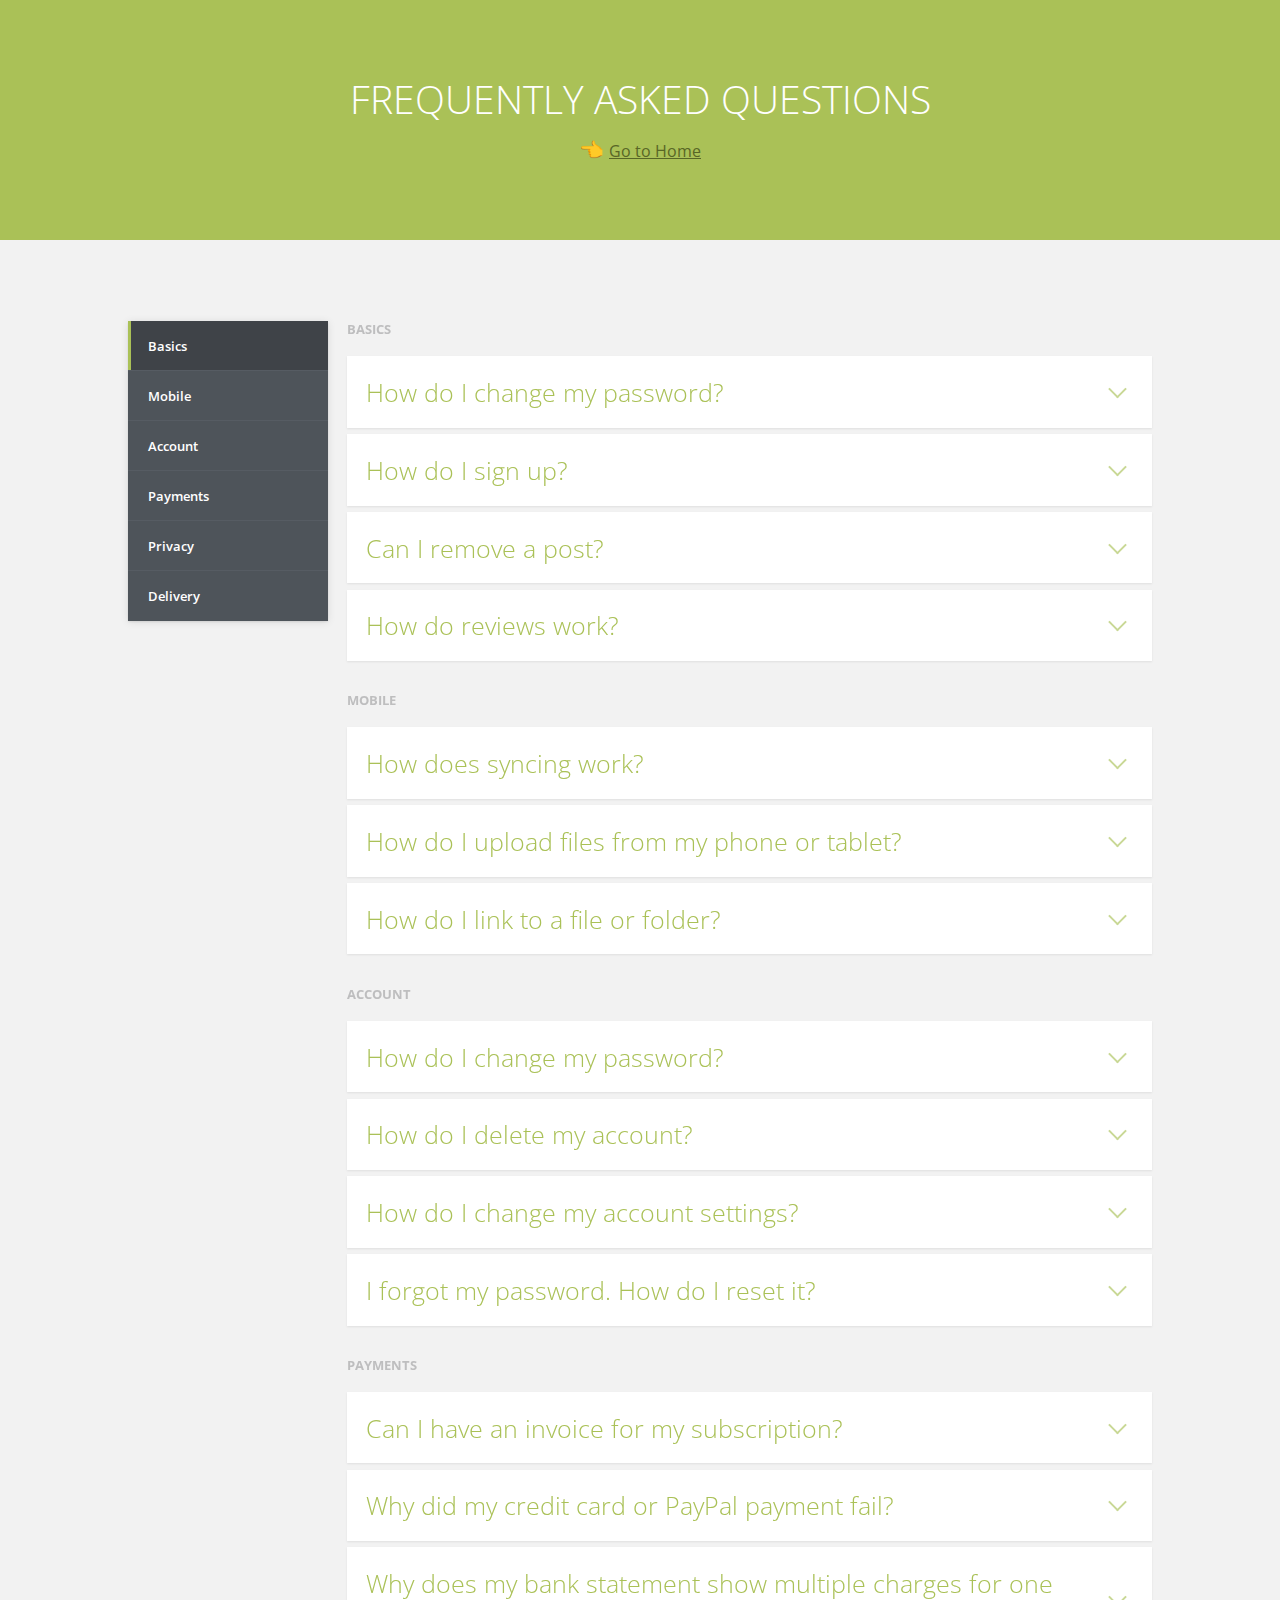
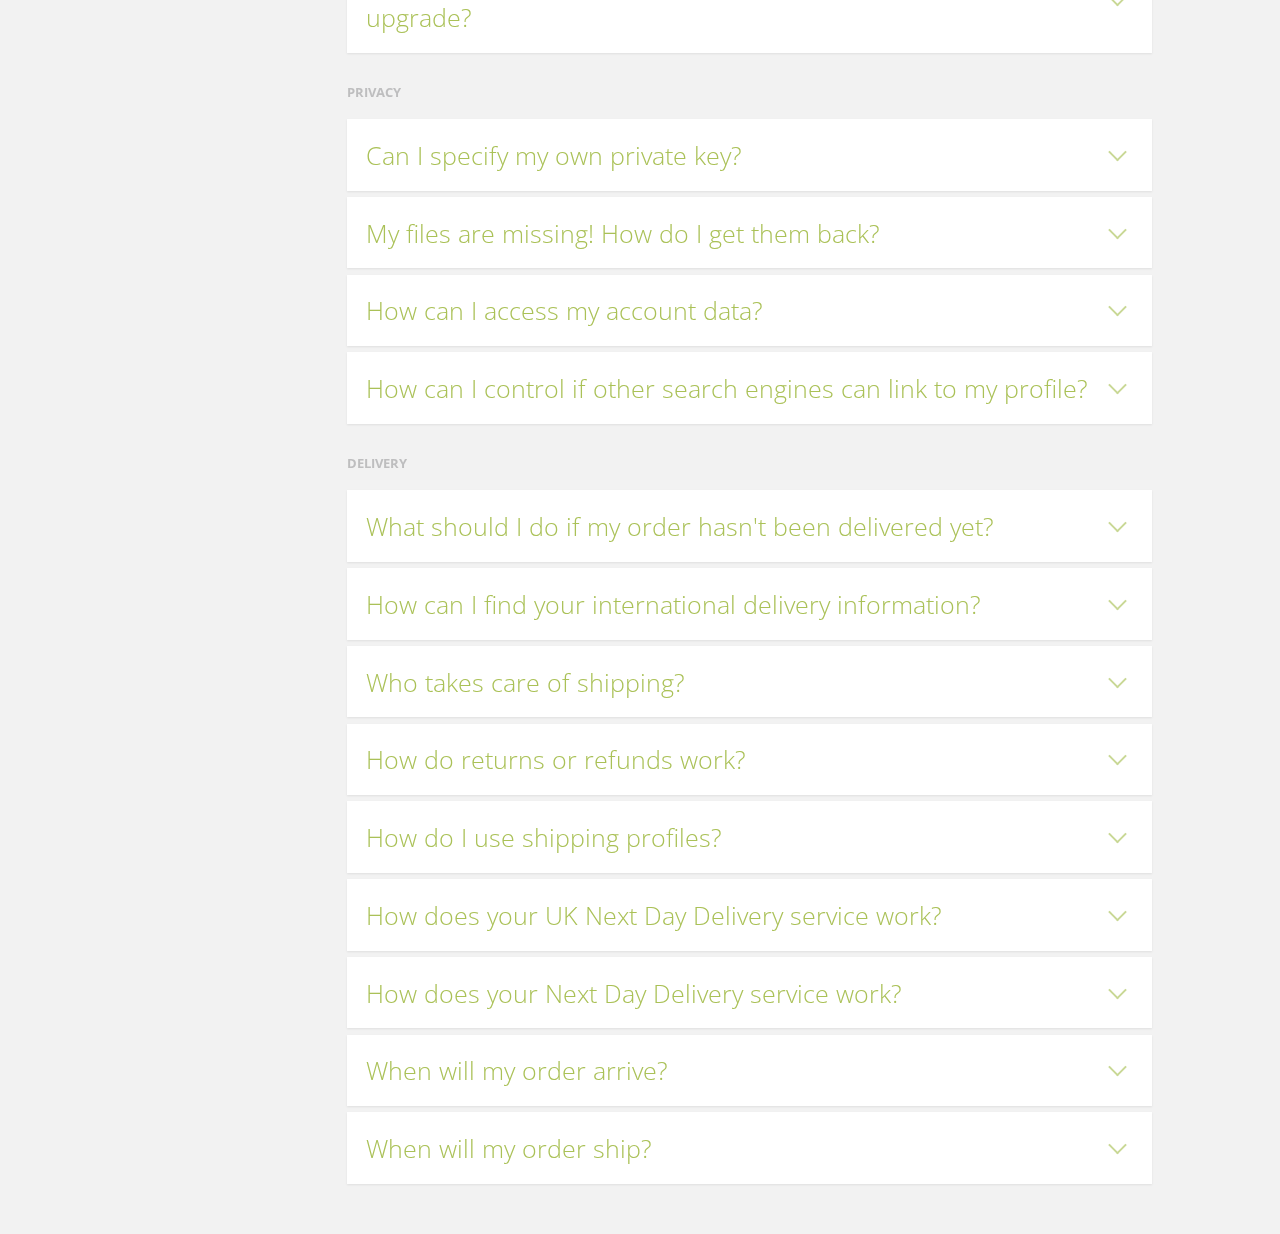
<file: faq.html>
<!doctype html>
<html lang="en">
<head>
  <meta charset="UTF-8">
  <meta name="viewport" content="width=device-width, initial-scale=1">
  <script>document.getElementsByTagName("html")[0].className += " js";</script>
  <link rel="stylesheet" href="css/faq.css">
  <title>FAQ </title>
</head>
<body>
<header class="cd-header flex flex-column flex-center">
  <div class="text-component text-center">
    <h1>FREQUENTLY ASKED QUESTIONS</h1>
    <p>👈 <a class="cd-article-link" href="index.html">Go to Home</a></p>
  </div>
</header>

<section class="cd-faq js-cd-faq container max-width-md margin-top-lg margin-bottom-lg">
	<ul class="cd-faq__categories">
		<li><a class="cd-faq__category cd-faq__category-selected truncate" href="#basics">Basics</a></li>
		<li><a class="cd-faq__category truncate" href="#mobile">Mobile</a></li>
		<li><a class="cd-faq__category truncate" href="#account">Account</a></li>
		<li><a class="cd-faq__category truncate" href="#payments">Payments</a></li>
		<li><a class="cd-faq__category truncate" href="#privacy">Privacy</a></li>
		<li><a class="cd-faq__category truncate" href="#delivery">Delivery</a></li>
	</ul> <!-- cd-faq__categories -->

	<div class="cd-faq__items">
		<ul id="basics" class="cd-faq__group">
			<li class="cd-faq__title"><h2>Basics</h2></li>
			<li class="cd-faq__item">
				<a class="cd-faq__trigger" href="#0"><span>How do I change my password?</span></a>
				<div class="cd-faq__content">
          <div class="text-component">
            <p>Lorem ipsum dolor sit amet, consectetur adipisicing elit. Quae quidem blanditiis delectus corporis, possimus officia sint sequi ex tenetur id impedit est pariatur iure animi non a ratione reiciendis nihil sed consequatur atque repellendus fugit perspiciatis rerum et. Dolorum consequuntur fugit deleniti, soluta fuga nobis. Ducimus blanditiis velit sit iste delectus obcaecati debitis omnis, assumenda accusamus cumque perferendis eos aut quidem! Aut, totam rerum, cupiditate quae aperiam voluptas rem inventore quas, ex maxime culpa nam soluta labore at amet nihil laborum? Explicabo numquam, sit fugit, voluptatem autem atque quis quam voluptate fugiat earum rem hic, reprehenderit quaerat tempore at. Aperiam.</p>
          </div>
				</div> <!-- cd-faq__content -->
			</li>

			<li class="cd-faq__item">
				<a class="cd-faq__trigger" href="#0"><span>How do I sign up?</span></a>
				<div class="cd-faq__content">
          <div class="text-component">
            <p>Lorem ipsum dolor sit amet, consectetur adipisicing elit. Quasi cupiditate et laudantium esse adipisci consequatur modi possimus accusantium vero atque excepturi nobis in doloremque repudiandae soluta non minus dolore voluptatem enim reiciendis officia voluptates, fuga ullam? Voluptas reiciendis cumque molestiae unde numquam similique quas doloremque non, perferendis doloribus necessitatibus itaque dolorem quam officia atque perspiciatis dolore laudantium dolor voluptatem eligendi? Aliquam nulla unde voluptatum molestiae, eos fugit ullam, consequuntur, saepe voluptas quaerat deleniti. Repellendus magni sint temporibus, accusantium rem commodi?</p>
          </div>
				</div> <!-- cd-faq__content -->
			</li>

			<li class="cd-faq__item">
				<a class="cd-faq__trigger" href="#0"><span>Can I remove a post?</span></a>
				<div class="cd-faq__content">
          <div class="text-component">
            <p>Lorem ipsum dolor sit amet, consectetur adipisicing elit. Blanditiis provident officiis, reprehenderit numquam. Praesentium veritatis eos tenetur magni debitis inventore fugit, magnam, reiciendis, saepe obcaecati ex vero quaerat distinctio velit.</p>
          </div>
				</div> <!-- cd-faq__content -->
			</li>

			<li class="cd-faq__item">
				<a class="cd-faq__trigger" href="#0"><span>How do reviews work?</span></a>
				<div class="cd-faq__content">
          <div class="text-component">
            <p>Lorem ipsum dolor sit amet, consectetur adipisicing elit. Blanditiis provident officiis, reprehenderit numquam. Praesentium veritatis eos tenetur magni debitis inventore fugit, magnam, reiciendis, saepe obcaecati ex vero quaerat distinctio velit.</p>
          </div>
				</div> <!-- cd-faq__content -->
			</li>
		</ul> <!-- cd-faq__group -->

		<ul id="mobile" class="cd-faq__group">
			<li class="cd-faq__title"><h2>Mobile</h2></li>
			<li class="cd-faq__item">
				<a class="cd-faq__trigger" href="#0"><span>How does syncing work?</span></a>
				<div class="cd-faq__content">
          <div class="text-component">
            <p>Lorem ipsum dolor sit amet, consectetur adipisicing elit. Impedit quidem delectus rerum eligendi mollitia, repudiandae quae beatae. Et repellat quam atque corrupti iusto architecto impedit explicabo repudiandae qui similique aut iure ipsum quis inventore nulla error aliquid alias quia dolorem dolore, odio excepturi veniam odit veritatis. Quo iure magnam, et cum. Laudantium, eaque non? Tempore nihil corporis cumque dolor ipsum accusamus sapiente aliquid quis ea assumenda deserunt praesentium voluptatibus, accusantium a mollitia necessitatibus nostrum voluptatem numquam modi ab, sint rem.</p>
          </div>
				</div> <!-- cd-faq__content -->
			</li>

			<li class="cd-faq__item">
				<a class="cd-faq__trigger" href="#0"><span>How do I upload files from my phone or tablet?</span></a>
				<div class="cd-faq__content">
          <div class="text-component">
            <p>Lorem ipsum dolor sit amet, consectetur adipisicing elit. Nisi tempore, placeat quisquam rerum! Eligendi fugit dolorum tenetur modi fuga nisi rerum, autem officiis quaerat quos. Magni quia, quo quibusdam odio. Error magni aperiam amet architecto adipisci aspernatur! Officia, quaerat magni architecto nostrum magnam fuga nihil, ipsum laboriosam similique voluptatibus facilis nobis? Eius non asperiores, nesciunt suscipit veniam blanditiis veritatis provident possimus iusto voluptas, eveniet architecto quidem quos molestias, aperiam eum reprehenderit dolores ad deserunt eos amet. Vero molestiae commodi unde dolor dicta maxime alias, velit, nesciunt cum dolorem, ipsam soluta sint suscipit maiores mollitia assumenda ducimus aperiam neque enim! Quas culpa dolorum ipsam? Ipsum voluptatibus numquam natus? Eligendi explicabo eos, perferendis voluptatibus hic sed ipsam rerum maiores officia! Beatae, molestias!</p>
          </div>
				</div> <!-- cd-faq__content -->
			</li>

			<li class="cd-faq__item">
				<a class="cd-faq__trigger" href="#0"><span>How do I link to a file or folder?</span></a>
				<div class="cd-faq__content">
          <div class="text-component">
            <p>Lorem ipsum dolor sit amet, consectetur adipisicing elit. Blanditiis provident officiis, reprehenderit numquam. Praesentium veritatis eos tenetur magni debitis inventore fugit, magnam, reiciendis, saepe obcaecati ex vero quaerat distinctio velit.</p>
          </div>
				</div> <!-- cd-faq__content -->
			</li>
		</ul> <!-- cd-faq__group -->

		<ul id="account" class="cd-faq__group">
			<li class="cd-faq__title"><h2>Account</h2></li>
			<li class="cd-faq__item">
				<a class="cd-faq__trigger" href="#0"><span>How do I change my password?</span></a>
				<div class="cd-faq__content">
          <div class="text-component">
            <p>Lorem ipsum dolor sit amet, consectetur adipisicing elit. Perferendis earum autem consectetur labore eius tenetur esse, in temporibus sequi cum voluptatem vitae repellat nostrum odio perspiciatis dolores recusandae necessitatibus, unde, deserunt voluptas possimus veniam magni soluta deleniti! Architecto, quidem, totam. Fugit minus odit unde ea cupiditate ab aperiam sed dolore facere nihil laboriosam dolorum repellat deleniti aliquam fugiat laudantium delectus sint iure odio, necessitatibus rem quisquam! Ipsum praesentium quam nisi sint, impedit sapiente facilis laudantium mollitia quae fugiat similique. Dolor maiores aliquid incidunt commodi doloremque rem! Quaerat, debitis voluptatem vero qui enim, sunt reiciendis tempore inventore maxime quasi fugiat accusamus beatae modi voluptates iste officia esse soluta tempora labore quisquam fuga, cum. Sint nemo iste nulla accusamus quam qui quos, vero, minus id. Eius mollitia consequatur fugit nam consequuntur nesciunt illo id quis reprehenderit obcaecati voluptates corrupti, minus! Possimus, perspiciatis!</p>
          </div>
				</div> <!-- cd-faq__content -->
			</li>

			<li class="cd-faq__item">
				<a class="cd-faq__trigger" href="#0"><span>How do I delete my account?</span></a>
				<div class="cd-faq__content">
          <div class="text-component">
            <p>Lorem ipsum dolor sit amet, consectetur adipisicing elit. Illo tempore soluta, minus magnam non blanditiis dolore, in nam voluptas nobis minima deserunt deleniti id animi amet, suscipit consequuntur corporis nihil laborum facere temporibus. Qui inventore, doloribus facilis, provident soluta voluptas excepturi perspiciatis fugiat odit vero! Optio assumenda animi at! Assumenda doloremque nemo est sequi eaque, ipsum id, labore rem nisi, amet similique vel autem dolore totam facilis deserunt. Mollitia non ut libero unde accusamus praesentium sint maiores, illo, nemo aliquid?</p>
          </div>
				</div> <!-- cd-faq__content -->
			</li>

			<li class="cd-faq__item">
				<a class="cd-faq__trigger" href="#0"><span>How do I change my account settings?</span></a>
				<div class="cd-faq__content">
          <div class="text-component">
            <p>Lorem ipsum dolor sit amet, consectetur adipisicing elit. Blanditiis provident officiis, reprehenderit numquam. Praesentium veritatis eos tenetur magni debitis inventore fugit, magnam, reiciendis, saepe obcaecati ex vero quaerat distinctio velit.</p>
          </div>
				</div> <!-- cd-faq__content -->
			</li>

			<li class="cd-faq__item">
				<a class="cd-faq__trigger" href="#0"><span>I forgot my password. How do I reset it?</span></a>
				<div class="cd-faq__content">
          <div class="text-component">
            <p>Lorem ipsum dolor sit amet, consectetur adipisicing elit. Ipsum at aspernatur iure facere ab a corporis mollitia molestiae quod omnis minima, est labore quidem nobis accusantium ad totam sunt doloremque laudantium impedit similique iste quasi cum! Libero fugit at praesentium vero. Maiores non consequuntur rerum, nemo a qui repellat quibusdam architecto voluptatem? Sequi, possimus, cupiditate autem soluta ipsa rerum officiis cum libero delectus explicabo facilis, odit ullam aperiam reprehenderit! Vero ad non harum veritatis tempore beatae possimus, ex odio quo.</p>
          </div>
				</div> <!-- cd-faq__content -->
			</li>
		</ul> <!-- cd-faq__group -->

		<ul id="payments" class="cd-faq__group">
			<li class="cd-faq__title"><h2>Payments</h2></li>
			<li class="cd-faq__item">
				<a class="cd-faq__trigger" href="#0"><span>Can I have an invoice for my subscription?</span></a>
				<div class="cd-faq__content">
          <div class="text-component">
            <p>Lorem ipsum dolor sit amet, consectetur adipisicing elit. Impedit quidem delectus rerum eligendi mollitia, repudiandae quae beatae. Et repellat quam atque corrupti iusto architecto impedit explicabo repudiandae qui similique aut iure ipsum quis inventore nulla error aliquid alias quia dolorem dolore, odio excepturi veniam odit veritatis. Quo iure magnam, et cum. Laudantium, eaque non? Tempore nihil corporis cumque dolor ipsum accusamus sapiente aliquid quis ea assumenda deserunt praesentium voluptatibus, accusantium a mollitia necessitatibus nostrum voluptatem numquam modi ab, sint rem.</p>
          </div>
				</div> <!-- cd-faq__content -->
			</li>

			<li class="cd-faq__item">
				<a class="cd-faq__trigger" href="#0"><span>Why did my credit card or PayPal payment fail?</span></a>
				<div class="cd-faq__content">
          <div class="text-component">
            <p>Lorem ipsum dolor sit amet, consectetur adipisicing elit. Tenetur accusantium dolorem vel, ad, nostrum natus eos, nemo placeat quos nisi architecto rem dolorum amet consectetur molestiae reprehenderit cum harum commodi beatae necessitatibus. Mollitia a nostrum enim earum minima doloribus illum autem, provident vero et, aspernatur quae sunt illo dolorem. Corporis blanditiis, unde, neque, adipisci debitis quas ullam accusantium repudiandae eum nostrum quis! Velit esse harum qui, modi ratione debitis alias laboriosam minus eaque, quod, itaque labore illo totam aut quia fuga nemo. Perferendis ipsa laborum atque assumenda tempore aspernatur a eos harum non id commodi excepturi quaerat ullam, explicabo, incidunt ipsam, accusantium quo magni ut! Ratione, magnam. Delectus nesciunt impedit praesentium sed, aliquam architecto dolores quae, distinctio consectetur obcaecati esse, consequuntur vel sit quis blanditiis possimus dolorum. Eaque architecto doloremque aliquid quae cumque, vitae perferendis enim, iure fugiat, soluta aut!</p>
          </div>
				</div> <!-- cd-faq__content -->
			</li>

			<li class="cd-faq__item">
				<a class="cd-faq__trigger" href="#0"><span>Why does my bank statement show multiple charges for one upgrade?</span></a>
				<div class="cd-faq__content">
          <div class="text-component">
            <p>Lorem ipsum dolor sit amet, consectetur adipisicing elit. Blanditiis provident officiis, reprehenderit numquam. Praesentium veritatis eos tenetur magni debitis inventore fugit, magnam, reiciendis, saepe obcaecati ex vero quaerat distinctio velit.</p>
          </div>
				</div> <!-- cd-faq__content -->
			</li>
		</ul> <!-- cd-faq__group -->

		<ul id="privacy" class="cd-faq__group">
			<li class="cd-faq__title"><h2>Privacy</h2></li>
			<li class="cd-faq__item">
				<a class="cd-faq__trigger" href="#0"><span>Can I specify my own private key?</span></a>
				<div class="cd-faq__content">
          <div class="text-component">
            <p>Lorem ipsum dolor sit amet, consectetur adipisicing elit. Impedit quidem delectus rerum eligendi mollitia, repudiandae quae beatae. Et repellat quam atque corrupti iusto architecto impedit explicabo repudiandae qui similique aut iure ipsum quis inventore nulla error aliquid alias quia dolorem dolore, odio excepturi veniam odit veritatis. Quo iure magnam, et cum. Laudantium, eaque non? Tempore nihil corporis cumque dolor ipsum accusamus sapiente aliquid quis ea assumenda deserunt praesentium voluptatibus, accusantium a mollitia necessitatibus nostrum voluptatem numquam modi ab, sint rem.</p>
          </div>
				</div> <!-- cd-faq__content -->
			</li>

			<li class="cd-faq__item">
				<a class="cd-faq__trigger" href="#0"><span>My files are missing! How do I get them back?</span></a>
				<div class="cd-faq__content">
          <div class="text-component">
            <p>Lorem ipsum dolor sit amet, consectetur adipisicing elit. Blanditiis provident officiis, reprehenderit numquam. Praesentium veritatis eos tenetur magni debitis inventore fugit, magnam, reiciendis, saepe obcaecati ex vero quaerat distinctio velit.</p>
          </div>
				</div> <!-- cd-faq__content -->
			</li>

			<li class="cd-faq__item">
				<a class="cd-faq__trigger" href="#0"><span>How can I access my account data?</span></a>
				<div class="cd-faq__content">
          <div class="text-component">
            <p>Lorem ipsum dolor sit amet, consectetur adipisicing elit. Possimus magni vero deserunt enim et quia in aliquam, rem tempore voluptas illo nisi veritatis quas quod placeat ipsa! Error qui harum accusamus incidunt at libero ipsum, suscipit dolorum esse explicabo in eius voluptates quidem voluptatem inventore amet eaque deserunt veniam dignissimos excepturi? Dolore, quo amet nostrum autem nemo. Sit nam assumenda, corporis ea sunt distinctio nostrum doloribus alias, beatae nesciunt dolore saepe consequuntur minima eveniet porro dolor officiis maiores ab obcaecati officia enim aliquam. Itaque fuga molestiae hic accusantium atque corporis quia id sequi enim vero? Hic aperiam sint facilis aliquam quia, accusamus tenetur earum totam enim est, error. Iusto, reiciendis necessitatibus molestias. Voluptatibus eos explicabo repellat nesciunt nam vero minima.</p>
          </div>
				</div> <!-- cd-faq__content -->
			</li>

			<li class="cd-faq__item">
				<a class="cd-faq__trigger" href="#0"><span>How can I control if other search engines can link to my profile?</span></a>
				<div class="cd-faq__content">
          <div class="text-component">
            <p>Lorem ipsum dolor sit amet, consectetur adipisicing elit. Blanditiis provident officiis, reprehenderit numquam. Praesentium veritatis eos tenetur magni debitis inventore fugit, magnam, reiciendis, saepe obcaecati ex vero quaerat distinctio velit.</p>
          </div>
				</div> <!-- cd-faq__content -->
			</li>
		</ul> <!-- cd-faq__group -->

		<ul id="delivery" class="cd-faq__group">
			<li class="cd-faq__title"><h2>Delivery</h2></li>
			<li class="cd-faq__item">
				<a class="cd-faq__trigger" href="#0"><span>What should I do if my order hasn't been delivered yet?</span></a>
				<div class="cd-faq__content">
          <div class="text-component">
            <p>Lorem ipsum dolor sit amet, consectetur adipisicing elit. Impedit quidem delectus rerum eligendi mollitia, repudiandae quae beatae. Et repellat quam atque corrupti iusto architecto impedit explicabo repudiandae qui similique aut iure ipsum quis inventore nulla error aliquid alias quia dolorem dolore, odio excepturi veniam odit veritatis. Quo iure magnam, et cum. Laudantium, eaque non? Tempore nihil corporis cumque dolor ipsum accusamus sapiente aliquid quis ea assumenda deserunt praesentium voluptatibus, accusantium a mollitia necessitatibus nostrum voluptatem numquam modi ab, sint rem.</p>
          </div>
				</div> <!-- cd-faq__content -->
			</li>

			<li class="cd-faq__item">
				<a class="cd-faq__trigger" href="#0"><span>How can I find your international delivery information?</span></a>
				<div class="cd-faq__content">
          <div class="text-component">
            <p>Lorem ipsum dolor sit amet, consectetur adipisicing elit. Blanditiis provident officiis, reprehenderit numquam. Praesentium veritatis eos tenetur magni debitis inventore fugit, magnam, reiciendis, saepe obcaecati ex vero quaerat distinctio velit.</p>
          </div>
				</div> <!-- cd-faq__content -->
			</li>

			<li class="cd-faq__item">
				<a class="cd-faq__trigger" href="#0"><span>Who takes care of shipping?</span></a>
				<div class="cd-faq__content">
          <div class="text-component">
            <p>Lorem ipsum dolor sit amet, consectetur adipisicing elit. Blanditiis provident officiis, reprehenderit numquam. Praesentium veritatis eos tenetur magni debitis inventore fugit, magnam, reiciendis, saepe obcaecati ex vero quaerat distinctio velit.</p>
          </div>
				</div> <!-- cd-faq__content -->
			</li>

			<li class="cd-faq__item">
				<a class="cd-faq__trigger" href="#0"><span>How do returns or refunds work?</span></a>
				<div class="cd-faq__content">
          <div class="text-component">
            <p>Lorem ipsum dolor sit amet, consectetur adipisicing elit. Impedit quidem delectus rerum eligendi mollitia, repudiandae quae beatae. Et repellat quam atque corrupti iusto architecto impedit explicabo repudiandae qui similique aut iure ipsum quis inventore nulla error aliquid alias quia dolorem dolore, odio excepturi veniam odit veritatis. Quo iure magnam, et cum. Laudantium, eaque non? Tempore nihil corporis cumque dolor ipsum accusamus sapiente aliquid quis ea assumenda deserunt praesentium voluptatibus, accusantium a mollitia necessitatibus nostrum voluptatem numquam modi ab, sint rem.</p>
          </div>
				</div> <!-- cd-faq__content -->
			</li>

			<li class="cd-faq__item">
				<a class="cd-faq__trigger" href="#0"><span>How do I use shipping profiles?</span></a>
				<div class="cd-faq__content">
          <div class="text-component">
            <p>Lorem ipsum dolor sit amet, consectetur adipisicing elit. Blanditiis provident officiis, reprehenderit numquam. Praesentium veritatis eos tenetur magni debitis inventore fugit, magnam, reiciendis, saepe obcaecati ex vero quaerat distinctio velit.</p>
          </div>
				</div> <!-- cd-faq__content -->
			</li>

			<li class="cd-faq__item">
				<a class="cd-faq__trigger" href="#0"><span>How does your UK Next Day Delivery service work?</span></a>
				<div class="cd-faq__content">
          <div class="text-component">
            <p>Lorem ipsum dolor sit amet, consectetur adipisicing elit. Blanditiis provident officiis, reprehenderit numquam. Praesentium veritatis eos tenetur magni debitis inventore fugit, magnam, reiciendis, saepe obcaecati ex vero quaerat distinctio velit.</p>
          </div>
				</div> <!-- cd-faq__content -->
			</li>

			<li class="cd-faq__item">
				<a class="cd-faq__trigger" href="#0"><span>How does your Next Day Delivery service work?</span></a>
				<div class="cd-faq__content">
          <div class="text-component">
            <p>Lorem ipsum dolor sit amet, consectetur adipisicing elit. Blanditiis provident officiis, reprehenderit numquam. Praesentium veritatis eos tenetur magni debitis inventore fugit, magnam, reiciendis, saepe obcaecati ex vero quaerat distinctio velit.</p>
          </div>
				</div> <!-- cd-faq__content -->
			</li>

			<li class="cd-faq__item">
				<a class="cd-faq__trigger" href="#0"><span>When will my order arrive?</span></a>
				<div class="cd-faq__content">
          <div class="text-component">
            <p>Lorem ipsum dolor sit amet, consectetur adipisicing elit. Blanditiis provident officiis, reprehenderit numquam. Praesentium veritatis eos tenetur magni debitis inventore fugit, magnam, reiciendis, saepe obcaecati ex vero quaerat distinctio velit.</p>
          </div>
				</div> <!-- cd-faq__content -->
			</li>

			<li class="cd-faq__item">
				<a class="cd-faq__trigger" href="#0"><span>When will my order ship?</span></a>
				<div class="cd-faq__content">
          <div class="text-component">
            <p>Lorem ipsum dolor sit amet, consectetur adipisicing elit. Blanditiis provident officiis, reprehenderit numquam. Praesentium veritatis eos tenetur magni debitis inventore fugit, magnam, reiciendis, saepe obcaecati ex vero quaerat distinctio velit.</p>
          </div>
				</div> <!-- cd-faq__content -->
			</li>
		</ul> <!-- cd-faq__group -->
	</div> <!-- cd-faq__items -->

	<a href="#0" class="cd-faq__close-panel text-replace">Close</a>
  
  <div class="cd-faq__overlay" aria-hidden="true"></div>
</section> <!-- cd-faq -->
<script src="js/util.js"></script> <!-- util functions included in the CodyHouse framework -->
<script src="main.js"></script> 
</body>
</html>
</file>
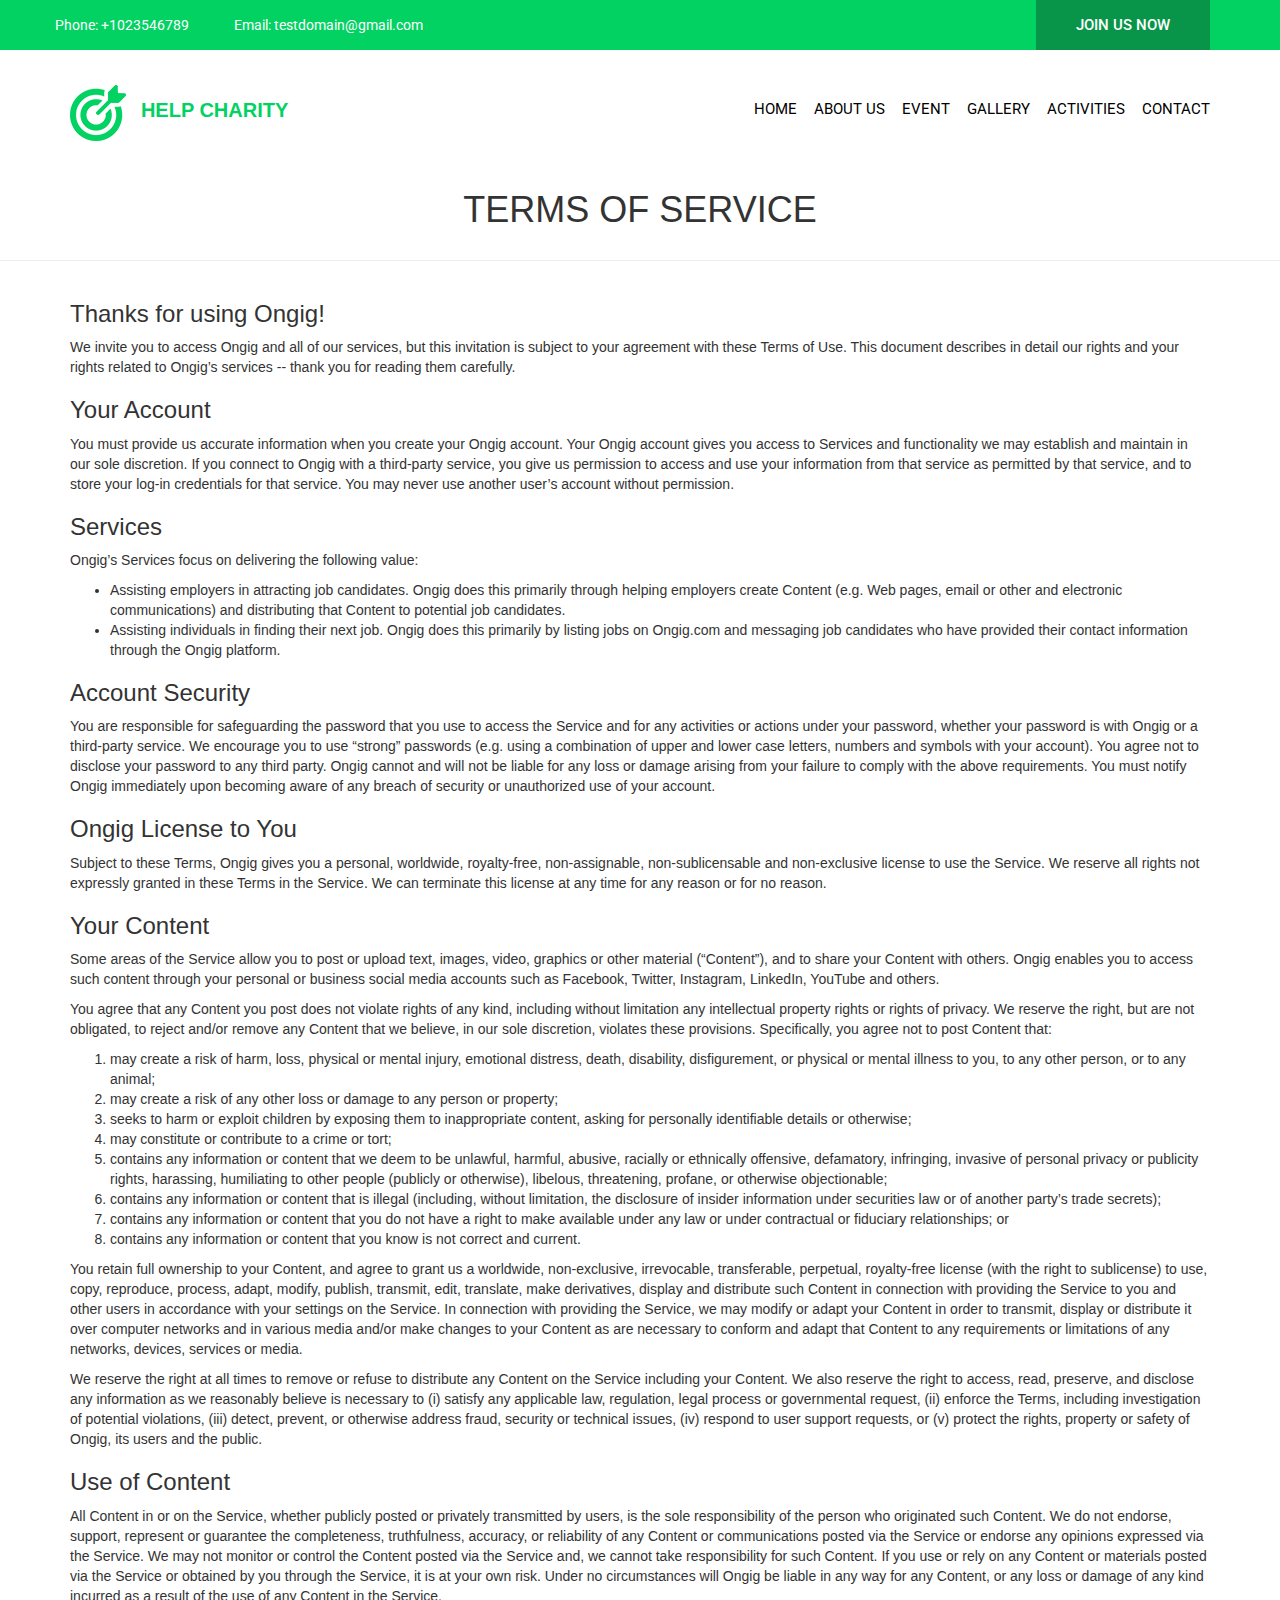
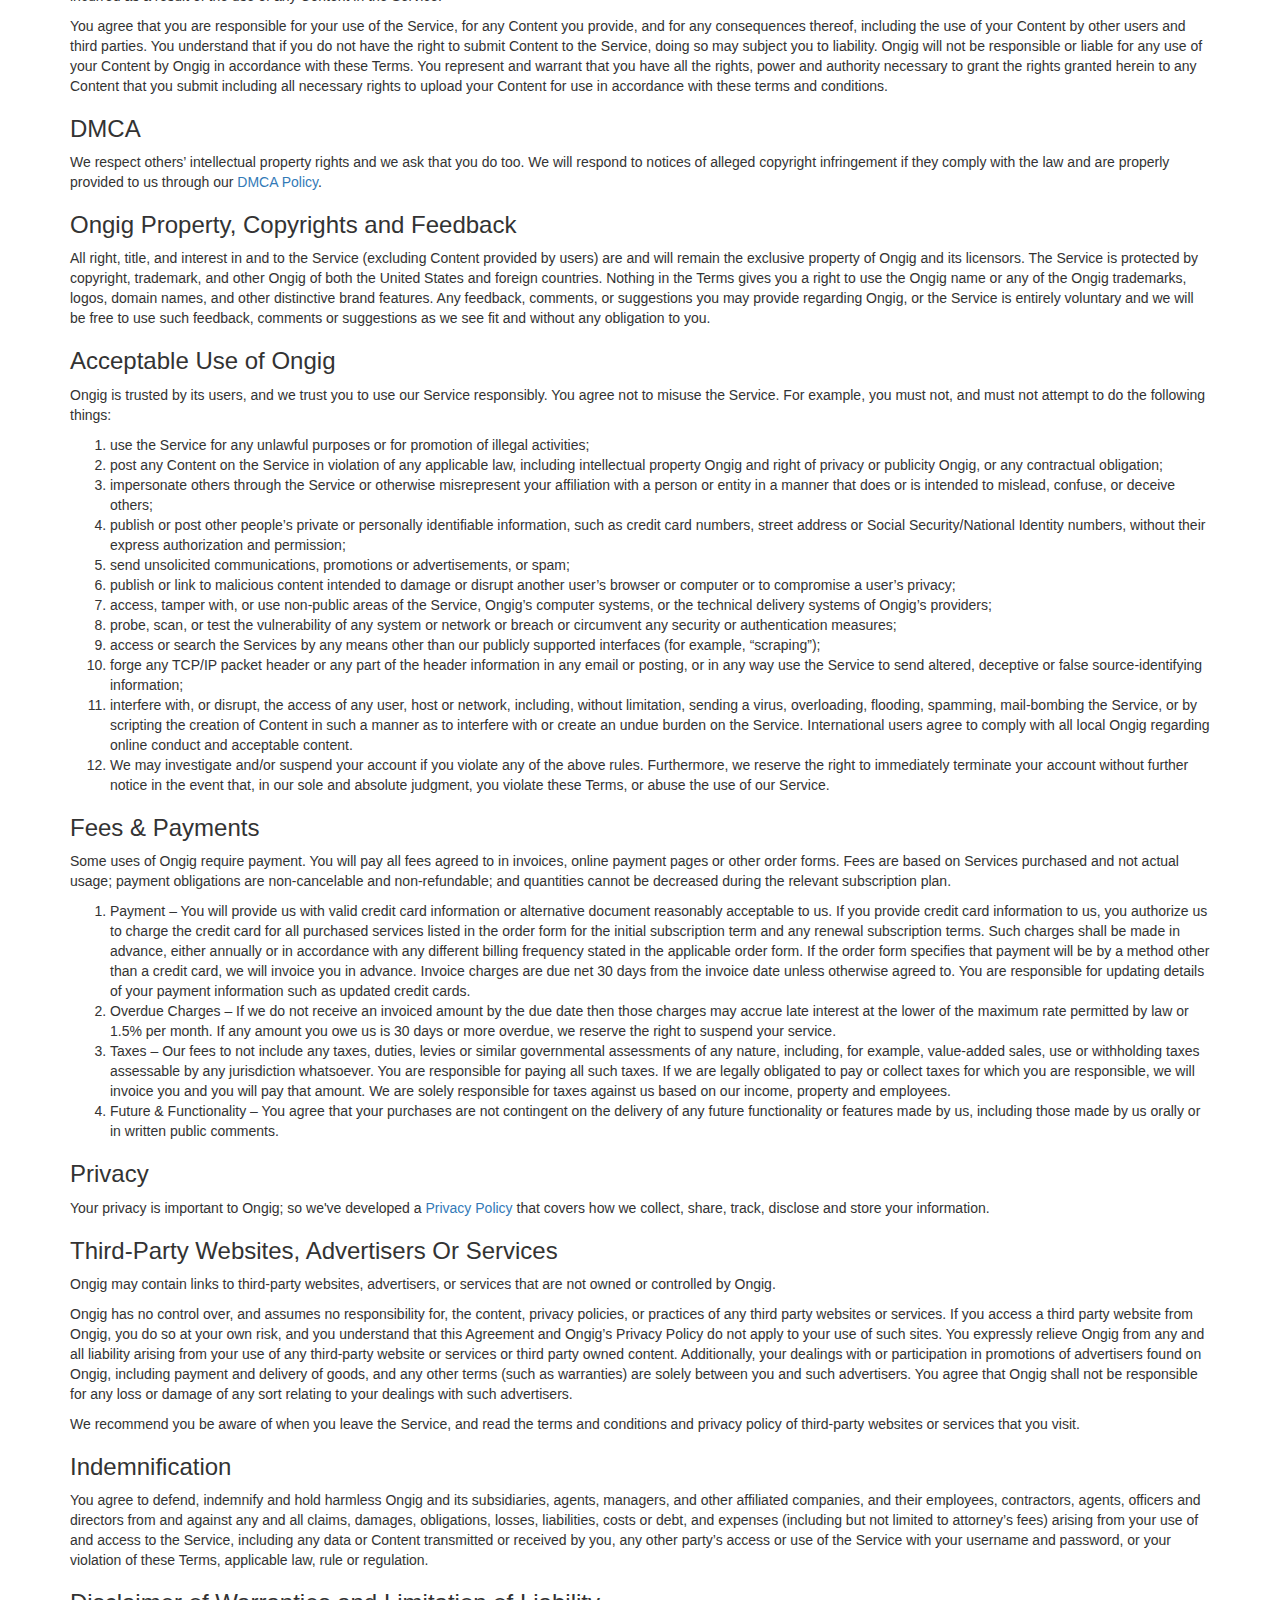
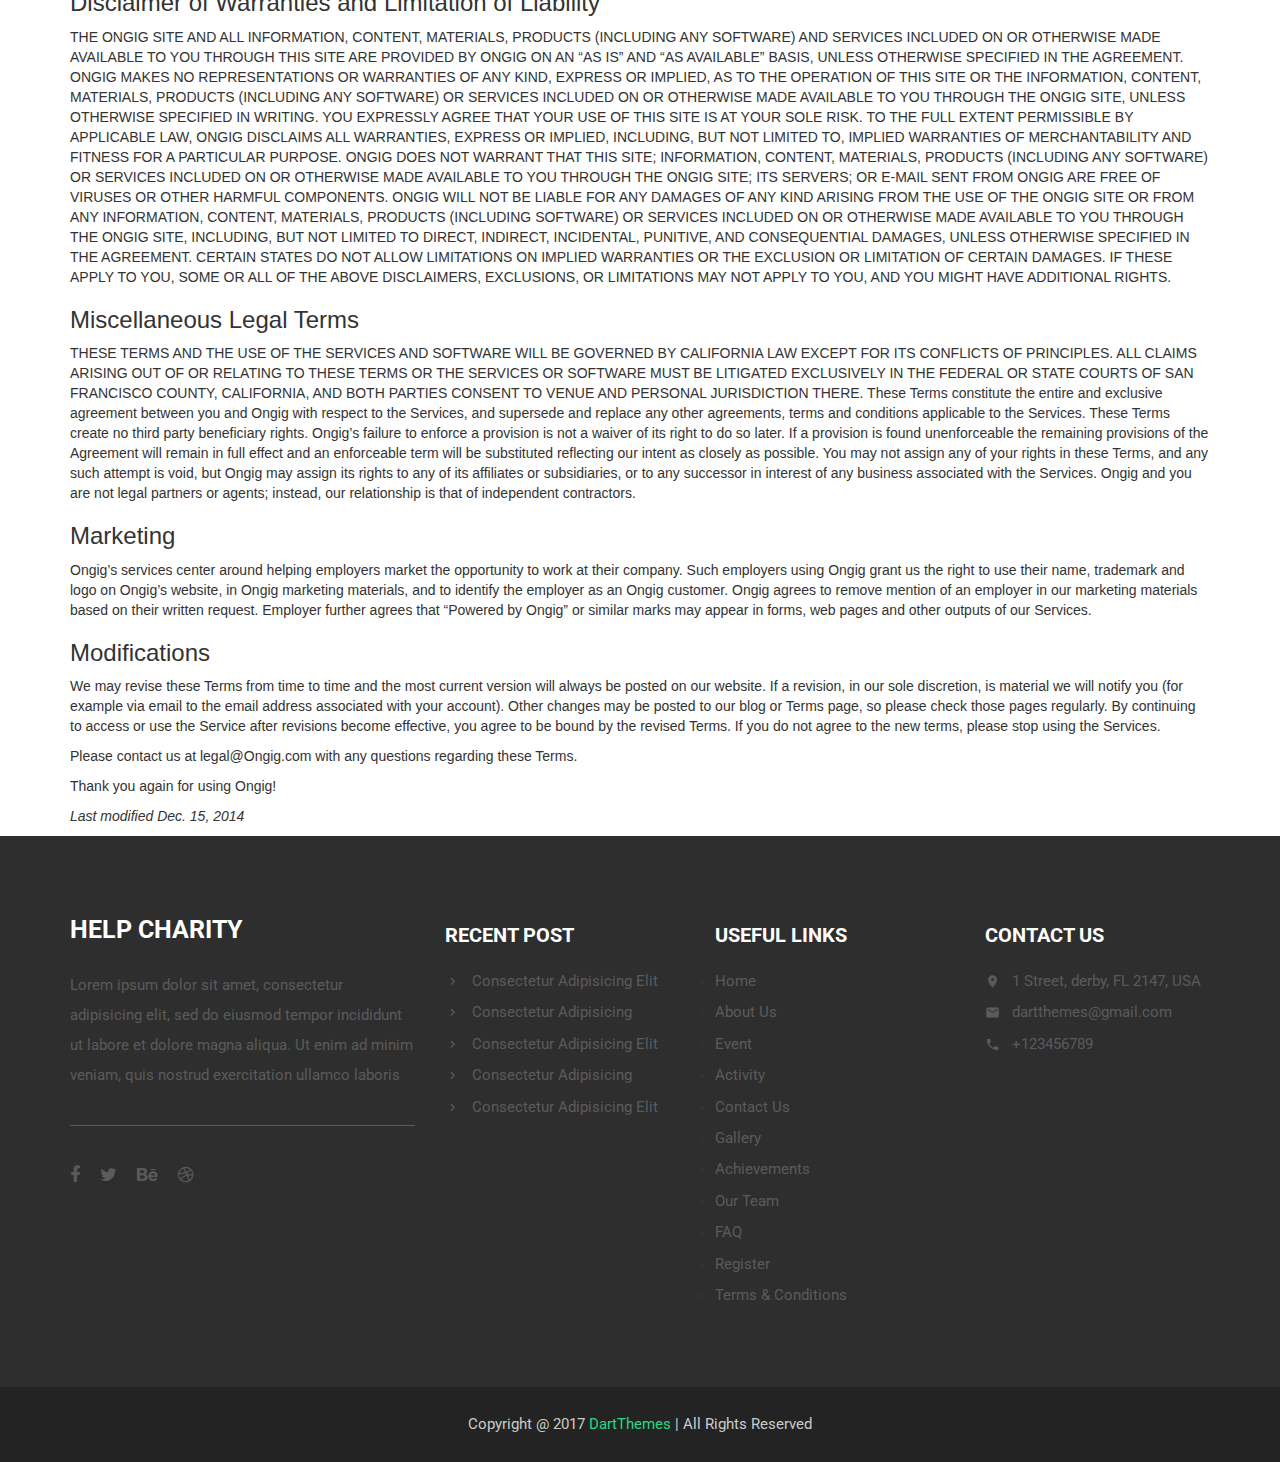
<file: terms.html>
<!DOCTYPE html>
<html lang="en">

<head>
    <meta charset="UTF-8">
    <meta name="viewport" content="width=device-width, initial-scale=1">
    <title>Terms & Conditions</title>

    <link href="https://fonts.googleapis.com/icon?family=Material+Icons" rel="stylesheet">
    <link href="https://fonts.googleapis.com/css?family=Roboto:300,400,500,700,900" rel="stylesheet">

    <link rel="stylesheet" href="css/bootstrap.css">
    <link rel="stylesheet" href="css/font-awesome.min.css">
    <link rel="stylesheet" href="css/owl.carousel.min.css">
    <link rel="stylesheet" href="css/owl.theme.default.min.css">
    <link rel="stylesheet" href="style.css">
    <link rel="stylesheet" href="responsive.css">
</head>

<body>
    <div class="wrapper">
    <header class="header">
        <section class="header-top">
            <div class="container">
                <div class="row">
                    <div class="col-md-8 col-sm-8 col-xs-12">
                        <div class="contact">
                            <p><span class="phone"><a href="#">Phone: +1023546789</a></span><span class="email"><a href="#">Email: testdomain@gmail.com</a></span></p>
                        </div>
                    </div>
                    <div class="col-md-4 col-sm-4">
                        <div class="join-us">
                            <p><a href="register.html">JOIN US NOW</a></p>
                        </div>
                    </div>
                </div>
            </div>
        </section>
        <section class="header-bottom">
            <div class="container">
                <div class="row">
                    <div class="col-md-5 col-sm-12 col-xs-12">
                        <a href="#">
                            <div class="main-logo">
                                <img src="img/main-logo.png" alt="">
                                <h2>HELP CHARITY</h2>
                            </div>
                        </a>
                    </div>
                    <div class="col-md-7 col-sm-12 col-xs-12">
                        <div class="menu">
                            <ul class="nav navbar-nav">
                                <li ><a href="index.html">HOME</a></li>
                                <li ><a href="about.html">ABOUT US</a></li>
                                <li ><a href="events.html">EVENT</a></li>
                                <li><a href="gallery.html">GALLERY </a></li>
                                <li><a href="activities.html">ACTIVITIES</a></li>
                                <li><a href="#contact">CONTACT</a></li>
                            </ul>
                        </div>
                    </div>
                </div>
            </div>
        </section>
    </header>
    <section class="container features text-center hero-section">  
        <h1>TERMS OF SERVICE</h1>
    </section>
    <hr/>
    <div class="container">
        <h3>Thanks for using Ongig!</h3>
        <p>We invite you to access Ongig and all of our services, but this invitation is subject to your agreement with these Terms of Use. This document describes in detail our rights and your rights related to Ongig’s services -- thank you for reading them carefully.</p>
        <h3>Your Account</h3>
        <p>You must provide us accurate information when you create your Ongig account. Your Ongig account gives you access to Services and functionality we may establish and maintain in our sole discretion. If you connect to Ongig with a third-party service, you give us permission to access and use your information from that service as permitted by that service, and to store your log-in credentials for that service. You may never use another user’s account without permission.</p>
        <h3>Services</h3>
        <p>Ongig’s Services focus on delivering the following value:</p>
        <ul>
        <li>Assisting employers in attracting job candidates. Ongig does this primarily through helping employers create Content (e.g. Web pages, email or other and electronic communications) and distributing that Content to potential job candidates. </li>
        <li>Assisting individuals in finding their next job. Ongig does this primarily by listing jobs on Ongig.com and messaging job candidates who have provided their contact information through the Ongig platform. </li>
        </ul>
        <h3>Account Security</h3>
        <p>You are responsible for safeguarding the password that you use to access the Service and for any activities or actions under your password, whether your password is with Ongig or a third-party service. We encourage you to use “strong” passwords (e.g. using a combination of upper and lower case letters, numbers and symbols with your account). You agree not to disclose your password to any third party. Ongig cannot and will not be liable for any loss or damage arising from your failure to comply with the above requirements. You must notify Ongig immediately upon becoming aware of any breach of security or unauthorized use of your account.</p>
        <h3>Ongig License to You</h3>
        <p>Subject to these Terms, Ongig gives you a personal, worldwide, royalty-free, non-assignable, non-sublicensable and non-exclusive license to use the Service. We reserve all rights not expressly granted in these Terms in the Service. We can terminate this license at any time for any reason or for no reason.</p>
        <h3>Your Content</h3>
        <p>Some areas of the Service allow you to post or upload text, images, video, graphics or other material (“Content”), and to share your Content with others. Ongig enables you to access such content through your personal or business social media accounts such as Facebook, Twitter, Instagram, LinkedIn, YouTube and others. </p>
        <p>You agree that any Content you post does not violate rights of any kind, including without limitation any intellectual property rights or rights of privacy. We reserve the right, but are not obligated, to reject and/or remove any Content that we believe, in our sole discretion, violates these provisions. Specifically, you agree not to post Content that: </p>
        <ol>
            <li>may create a risk of harm, loss, physical or mental injury, emotional distress, death, disability, disfigurement, or physical or mental illness to you, to any other person, or to any animal; </li>
            <li>may create a risk of any other loss or damage to any person or property;</li>
            <li>seeks to harm or exploit children by exposing them to inappropriate content, asking for personally identifiable details or otherwise; </li>
            <li>may constitute or contribute to a crime or tort; </li>
            <li>contains any information or content that we deem to be unlawful, harmful, abusive, racially or ethnically offensive, defamatory, infringing, invasive of personal privacy or publicity rights, harassing, humiliating to other people (publicly or otherwise), libelous, threatening, profane, or otherwise objectionable;</li>
            <li>contains any information or content that is illegal (including, without limitation, the disclosure of insider information under securities law or of another party’s trade secrets); </li>
            <li>contains any information or content that you do not have a right to make available under any law or under contractual or fiduciary relationships; or </li>
            <li>contains any information or content that you know is not correct and current.</li>
        </ol> 
        <p>You retain full ownership to your Content, and agree to grant us a worldwide, non-exclusive, irrevocable, transferable, perpetual, royalty-free license (with the right to sublicense) to use, copy, reproduce, process, adapt, modify, publish, transmit, edit, translate, make derivatives, display and distribute such Content in connection with providing the Service to you and other users in accordance with your settings on the Service. In connection with providing the Service, we may modify or adapt your Content in order to transmit, display or distribute it over computer networks and in various media and/or make changes to your Content as are necessary to conform and adapt that Content to any requirements or limitations of any networks, devices, services or media.</p>
        <p>We reserve the right at all times to remove or refuse to distribute any Content on the Service including your Content. We also reserve the right to access, read, preserve, and disclose any information as we reasonably believe is necessary to (i) satisfy any applicable law, regulation, legal process or governmental request, (ii) enforce the Terms, including investigation of potential violations, (iii) detect, prevent, or otherwise address fraud, security or technical issues, (iv) respond to user support requests, or (v) protect the rights, property or safety of Ongig, its users and the public.</p>
        <h3>Use of Content</h3>
        <p>All Content in or on the Service, whether publicly posted or privately transmitted by users, is the sole responsibility of the person who originated such Content. We do not endorse, support, represent or guarantee the completeness, truthfulness, accuracy, or reliability of any Content or communications posted via the Service or endorse any opinions expressed via the Service. We may not monitor or control the Content posted via the Service and, we cannot take responsibility for such Content. If you use or rely on any Content or materials posted via the Service or obtained by you through the Service, it is at your own risk. Under no circumstances will Ongig be liable in any way for any Content, or any loss or damage of any kind incurred as a result of the use of any Content in the Service.</p>
        <p>You agree that you are responsible for your use of the Service, for any Content you provide, and for any consequences thereof, including the use of your Content by other users and third parties. You understand that if you do not have the right to submit Content to the Service, doing so may subject you to liability. Ongig will not be responsible or liable for any use of your Content by Ongig in accordance with these Terms. You represent and warrant that you have all the rights, power and authority necessary to grant the rights granted herein to any Content that you submit including all necessary rights to upload your Content for use in accordance with these terms and conditions.</p>
        <h3>DMCA</h3>
        <p>We respect others’ intellectual property rights and we ask that you do too. We will respond to notices of alleged copyright infringement if they comply with the law and are properly provided to us through our <a href="/dmca_policy">DMCA Policy</a>.</p>
        <h3>Ongig Property, Copyrights and Feedback</h3>
        <p>All right, title, and interest in and to the Service (excluding Content provided by users) are and will remain the exclusive property of Ongig and its licensors. The Service is protected by copyright, trademark, and other Ongig of both the United States and foreign countries. Nothing in the Terms gives you a right to use the Ongig name or any of the Ongig trademarks, logos, domain names, and other distinctive brand features. Any feedback, comments, or suggestions you may provide regarding Ongig, or the Service is entirely voluntary and we will be free to use such feedback, comments or suggestions as we see fit and without any obligation to you.</p>
        <h3>Acceptable Use of Ongig</h3>
        <p>Ongig is trusted by its users, and we trust you to use our Service responsibly. You agree not to misuse the Service. For example, you must not, and must not attempt to do the following things:</p>
        <ol>
            <li>use the Service for any unlawful purposes or for promotion of illegal activities;</li>
            <li>post any Content on the Service in violation of any applicable law, including intellectual property Ongig and right of privacy or publicity Ongig, or any contractual obligation;</li>
            <li>impersonate others through the Service or otherwise misrepresent your affiliation with a person or entity in a manner that does or is intended to mislead, confuse, or deceive others;</li>
            <li>publish or post other people’s private or personally identifiable information, such as credit card numbers, street address or Social Security/National Identity numbers, without their express authorization and permission;</li>
            <li>send unsolicited communications, promotions or advertisements, or spam;</li>
            <li>publish or link to malicious content intended to damage or disrupt another user’s browser or computer or to compromise a user’s privacy;</li>
            <li>access, tamper with, or use non-public areas of the Service, Ongig’s computer systems, or the technical delivery systems of Ongig’s providers;</li>
            <li>probe, scan, or test the vulnerability of any system or network or breach or circumvent any security or authentication measures;</li>
            <li>access or search the Services by any means other than our publicly supported interfaces (for example, “scraping”);</li>
            <li>forge any TCP/IP packet header or any part of the header information in any email or posting, or in any way use the Service to send altered, deceptive or false source-identifying information;</li>
            <li>interfere with, or disrupt, the access of any user, host or network, including, without limitation, sending a virus, overloading, flooding, spamming, mail-bombing the Service, or by scripting the creation of Content in such a manner as to interfere with or create an undue burden on the Service. International users agree to comply with all local Ongig regarding online conduct and acceptable content.</li>
            <li>We may investigate and/or suspend your account if you violate any of the above rules. Furthermore, we reserve the right to immediately terminate your account without further notice in the event that, in our sole and absolute judgment, you violate these Terms, or abuse the use of our Service.</li>
        </ol>
        <h3>Fees & Payments</h3>
        <p>Some uses of Ongig require payment. You will pay all fees agreed to in invoices, online payment pages or other order forms. Fees are based on Services purchased and not actual usage; payment obligations are non-cancelable and non-refundable; and quantities cannot be decreased during the relevant subscription plan.</p>
        <ol>
            <li>Payment – You will provide us with valid credit card information or alternative document reasonably acceptable to us.  If you provide credit card information to us, you authorize us to charge the credit card for all purchased services listed in the order form for the initial subscription term and any renewal subscription terms. Such charges shall be made in advance, either annually or in accordance with any different billing frequency stated in the applicable order form. If the order form specifies that payment will be by a method other than a credit card, we will invoice you in advance. Invoice charges are due net 30 days from the invoice date unless otherwise agreed to. You are responsible for updating details of your payment information such as updated credit cards.</li>
            <li>Overdue Charges – If we do not receive an invoiced amount by the due date then those charges may accrue late interest at the lower of the maximum rate permitted by law or 1.5% per month. If any amount you owe us is 30 days or more overdue, we reserve the right to suspend your service.</li>
            <li>Taxes – Our fees to not include any taxes, duties, levies or similar governmental assessments of any nature, including, for example, value-added sales, use or withholding taxes assessable by any jurisdiction whatsoever. You are responsible for paying all such taxes. If we are legally obligated to pay or collect taxes for which you are responsible, we will invoice you and you will pay that amount. We are solely responsible for taxes against us based on our income, property and employees. </li>
            <li>Future & Functionality – You agree that your purchases are not contingent on the delivery of any future functionality or features made by us, including those made by us orally or in written public comments.</li>
        </ol>
        <h3>Privacy</h3>
        <p>Your privacy is important to Ongig; so we've developed a <a href="/pages/privacy_policy">Privacy Policy</a> that covers how we collect, share, track, disclose and store your information.</p>
        <h3>Third-Party Websites, Advertisers Or Services</h3>
        <p>Ongig may contain links to third-party websites, advertisers, or services that are not owned or controlled by Ongig.</p>
        <p>Ongig has no control over, and assumes no responsibility for, the content, privacy policies, or practices of any third party websites or services. If you access a third party website from Ongig, you do so at your own risk, and you understand that this Agreement and Ongig’s Privacy Policy do not apply to your use of such sites. You expressly relieve Ongig from any and all liability arising from your use of any third-party website or services or third party owned content. Additionally, your dealings with or participation in promotions of advertisers found on Ongig, including payment and delivery of goods, and any other terms (such as warranties) are solely between you and such advertisers. You agree that Ongig shall not be responsible for any loss or damage of any sort relating to your dealings with such advertisers.</p>
        <p>We recommend you be aware of when you leave the Service, and read the terms and conditions and privacy policy of third-party websites or services that you visit.</p>
        <h3>Indemnification</h3>
        <p>You agree to defend, indemnify and hold harmless Ongig and its subsidiaries, agents, managers, and other affiliated companies, and their employees, contractors, agents, officers and directors from and against any and all claims, damages, obligations, losses, liabilities, costs or debt, and expenses (including but not limited to attorney’s fees) arising from your use of and access to the Service, including any data or Content transmitted or received by you, any other party’s access or use of the Service with your username and password, or your violation of these Terms, applicable law, rule or regulation.</p>
        <h3>Disclaimer of Warranties and Limitation of Liability</h3>
        <p>THE ONGIG SITE AND ALL INFORMATION, CONTENT, MATERIALS, PRODUCTS (INCLUDING ANY SOFTWARE) AND SERVICES INCLUDED ON OR OTHERWISE MADE AVAILABLE TO YOU THROUGH THIS SITE ARE PROVIDED BY ONGIG ON AN “AS IS” AND “AS AVAILABLE” BASIS, UNLESS OTHERWISE SPECIFIED IN THE AGREEMENT. ONGIG MAKES NO REPRESENTATIONS OR WARRANTIES OF ANY KIND, EXPRESS OR IMPLIED, AS TO THE OPERATION OF THIS SITE OR THE INFORMATION, CONTENT, MATERIALS, PRODUCTS (INCLUDING ANY SOFTWARE) OR SERVICES INCLUDED ON OR OTHERWISE MADE AVAILABLE TO YOU THROUGH THE ONGIG SITE, UNLESS OTHERWISE SPECIFIED IN WRITING. YOU EXPRESSLY AGREE THAT YOUR USE OF THIS SITE IS AT YOUR SOLE RISK. TO THE FULL EXTENT PERMISSIBLE BY APPLICABLE LAW, ONGIG DISCLAIMS ALL WARRANTIES, EXPRESS OR IMPLIED, INCLUDING, BUT NOT LIMITED TO, IMPLIED WARRANTIES OF MERCHANTABILITY AND FITNESS FOR A PARTICULAR PURPOSE. ONGIG DOES NOT WARRANT THAT THIS SITE; INFORMATION, CONTENT, MATERIALS, PRODUCTS (INCLUDING ANY SOFTWARE) OR SERVICES INCLUDED ON OR OTHERWISE MADE AVAILABLE TO YOU THROUGH THE ONGIG SITE; ITS SERVERS; OR E-MAIL SENT FROM ONGIG ARE FREE OF VIRUSES OR OTHER HARMFUL COMPONENTS. ONGIG WILL NOT BE LIABLE FOR ANY DAMAGES OF ANY KIND ARISING FROM THE USE OF THE ONGIG SITE OR FROM ANY INFORMATION, CONTENT, MATERIALS, PRODUCTS (INCLUDING SOFTWARE) OR SERVICES INCLUDED ON OR OTHERWISE MADE AVAILABLE TO YOU THROUGH THE ONGIG SITE, INCLUDING, BUT NOT LIMITED TO DIRECT, INDIRECT, INCIDENTAL, PUNITIVE, AND CONSEQUENTIAL DAMAGES, UNLESS OTHERWISE SPECIFIED IN THE AGREEMENT. CERTAIN STATES DO NOT ALLOW LIMITATIONS ON IMPLIED WARRANTIES OR THE EXCLUSION OR LIMITATION OF CERTAIN DAMAGES. IF THESE APPLY TO YOU, SOME OR ALL OF THE ABOVE DISCLAIMERS, EXCLUSIONS, OR LIMITATIONS MAY NOT APPLY TO YOU, AND YOU MIGHT HAVE ADDITIONAL RIGHTS.</p>
        <h3>Miscellaneous Legal Terms</h3>
        <p>THESE TERMS AND THE USE OF THE SERVICES AND SOFTWARE WILL BE GOVERNED BY CALIFORNIA LAW EXCEPT FOR ITS CONFLICTS OF PRINCIPLES. ALL CLAIMS ARISING OUT OF OR RELATING TO THESE TERMS OR THE SERVICES OR SOFTWARE MUST BE LITIGATED EXCLUSIVELY IN THE FEDERAL OR STATE COURTS OF SAN FRANCISCO COUNTY, CALIFORNIA, AND BOTH PARTIES CONSENT TO VENUE AND PERSONAL JURISDICTION THERE. These Terms constitute the entire and exclusive agreement between you and Ongig with respect to the Services, and supersede and replace any other agreements, terms and conditions applicable to the Services. These Terms create no third party beneficiary rights. Ongig’s failure to enforce a provision is not a waiver of its right to do so later. If a provision is found unenforceable the remaining provisions of the Agreement will remain in full effect and an enforceable term will be substituted reflecting our intent as closely as possible. You may not assign any of your rights in these Terms, and any such attempt is void, but Ongig may assign its rights to any of its affiliates or subsidiaries, or to any successor in interest of any business associated with the Services. Ongig and you are not legal partners or agents; instead, our relationship is that of independent contractors.</p>
        <h3>Marketing</h3>
        <p>Ongig’s services center around helping employers market the opportunity to work at their company. Such employers using Ongig grant us the right to use their name, trademark and logo on Ongig’s website, in Ongig marketing materials, and to identify the employer as an Ongig customer. Ongig agrees to remove mention of an employer in our marketing materials based on their written request. Employer further agrees that “Powered by Ongig” or similar marks may appear in forms, web pages and other outputs of our Services.</p>   
        <h3>Modifications</h3>
        <p>We may revise these Terms from time to time and the most current version will always be posted on our website. If a revision, in our sole discretion, is material we will notify you (for example via email to the email address associated with your account). Other changes may be posted to our blog or Terms page, so please check those pages regularly. By continuing to access or use the Service after revisions become effective, you agree to be bound by the revised Terms. If you do not agree to the new terms, please stop using the Services.</p>
        <p>Please contact us at legal@Ongig.com with any questions regarding these Terms.</p>
        <p>Thank you again for using Ongig!</p>
        <p><i>Last modified Dec. 15, 2014</i></p> 
    </div>
    <footer class="footer">
        <div class="container">
            <div class="row">
                <div class="col-md-4 col-sm-12">
                    <div class="footer-charity-text">
                        <h2>HELP CHARITY</h2>
                        <p>Lorem ipsum dolor sit amet, consectetur adipisicing elit, sed do eiusmod tempor incididunt ut labore et dolore magna aliqua. Ut enim ad minim veniam, quis nostrud exercitation ullamco laboris </p>
                        <hr>
                        <p><a href="#"><i class="fa fa-facebook" aria-hidden="true"></i></a><a href="#"><i class="fa fa-twitter" aria-hidden="true"></i></a><a href="#"><i class="fa fa-behance" aria-hidden="true"></i></a><a href="#"><i class="fa fa-dribbble" aria-hidden="true"></i></a></p>
                    </div>
                </div>
                <div class="col-md-8">
                    <div class="row">
                        <div class="col-md-4 col-sm-5">
                            <div class="footer-text one">
                                <h3>RECENT POST</h3>
                                <ul>
                                    <li><a href="#"><i class="material-icons">keyboard_arrow_right</i> Consectetur Adipisicing Elit</a></li>
                                    <li><a href="#"><i class="material-icons">keyboard_arrow_right</i> Consectetur Adipisicing </a></li>
                                    <li><a href="#"><i class="material-icons">keyboard_arrow_right</i> Consectetur Adipisicing Elit</a></li>
                                    <li><a href="#"><i class="material-icons">keyboard_arrow_right</i> Consectetur Adipisicing</a></li>
                                    <li><a href="#"><i class="material-icons">keyboard_arrow_right</i> Consectetur Adipisicing Elit</a></li>
                                </ul>
                            </div>
                        </div>
                        <div class="col-md-4 col-sm-3">
                            <div class="footer-text two">
                                <h3>USEFUL LINKS</h3>
                                <ul>
                                    <li><a href="index.html">Home</a></li>
                                    <li><a href="about.html">About Us</a></li>
                                    <li><a href="events.html">Event</a></li>
                                    <li><a href="activities.html">Activity</a></li>
                                    <li><a href="contact.html">Contact Us</a></li>
                                    <li><a href="gallery.html">Gallery</a></li>
                                    <li><a href="achievement.html">Achievements</a></li>
                                    <li><a href="index.html#team">Our Team</a></li>
                                    <li><a href="faq.html">FAQ</a></li>
                                    <li><a href="register.html">Register</a></li>
                                    <li><a href="terms.html">Terms & Conditions</a></li>
                                </ul>
                            </div>
                        </div>
                        <div class="col-md-4 col-sm-4">
                            <div class="footer-text one">
                                <h3>CONTACT US</h3>
                                <ul>
                                    <li><a href="#"><i class="material-icons">location_on</i>1 Street, derby, FL 2147, USA</a></li>
                                    <li><a href="#"><i class="material-icons">email</i>dartthemes@gmail.com</a></li>
                                    <li><a href="#"><i class="material-icons">call</i>+123456789</a></li>
                                </ul>
                            </div>
                        </div>
                    </div>
                </div>
            </div>
        </div>
        <div class="footer_bottom">
            <p>Copyright @ 2017 <a href="#">DartThemes</a> | All Rights Reserved </p>
        </div>
    </footer>
    <button onclick="topFunction()" id="myBtn" title="Go to top">Top</button>
</div>
    
    <script src="js/jquery-3.1.1.min.js"></script>
    <script src="js/animationCounter.js"></script>
    <script src="js/bootstrap.min.js"></script>
    <script src="js/owl.carousel.min.js"></script>
    <script src="js/active.js"></script>

 
</body>

</html>
</file>
<file: css/faq.css>
@import url("https://fonts.googleapis.com/css?family=Open+Sans:400,300,600,700");*,*::after,*::before{box-sizing:inherit}*{font:inherit}html,body,div,span,applet,object,iframe,h1,h2,h3,h4,h5,h6,p,blockquote,pre,a,abbr,acronym,address,big,cite,code,del,dfn,em,img,ins,kbd,q,s,samp,small,strike,strong,sub,sup,tt,var,b,u,i,center,dl,dt,dd,ol,ul,li,fieldset,form,label,legend,table,caption,tbody,tfoot,thead,tr,th,td,article,aside,canvas,details,embed,figure,figcaption,footer,header,hgroup,menu,nav,output,ruby,section,summary,time,mark,audio,video,hr{margin:0;padding:0;border:0}html{box-sizing:border-box}body{background-color:hsl(0, 0%, 100%);background-color:var(--color-bg, white)}article,aside,details,figcaption,figure,footer,header,hgroup,menu,nav,section,main,form legend{display:block}ol,ul{list-style:none}blockquote,q{quotes:none}button,input,textarea,select{margin:0}.btn,.form-control,.link,.reset{background-color:transparent;padding:0;border:0;border-radius:0;color:inherit;line-height:inherit;-webkit-appearance:none;-moz-appearance:none;appearance:none}select.form-control::-ms-expand{display:none}textarea{resize:vertical;overflow:auto;vertical-align:top}input::-ms-clear{display:none}table{border-collapse:collapse;border-spacing:0}img,video,svg{max-width:100%}[data-theme]{background-color:hsl(0, 0%, 100%);background-color:var(--color-bg, #fff);color:hsl(240, 4%, 20%);color:var(--color-contrast-high, #313135)}:root{--space-unit:  1em;--space-xxxxs: calc(0.125*var(--space-unit));--space-xxxs:  calc(0.25*var(--space-unit));--space-xxs:   calc(0.375*var(--space-unit));--space-xs:    calc(0.5*var(--space-unit));--space-sm:    calc(0.75*var(--space-unit));--space-md:    calc(1.25*var(--space-unit));--space-lg:    calc(2*var(--space-unit));--space-xl:    calc(3.25*var(--space-unit));--space-xxl:   calc(5.25*var(--space-unit));--space-xxxl:  calc(8.5*var(--space-unit));--space-xxxxl: calc(13.75*var(--space-unit));--component-padding: var(--space-md)}:root{--max-width-xxs: 32rem;--max-width-xs:  38rem;--max-width-sm:  48rem;--max-width-md:  64rem;--max-width-lg:  80rem;--max-width-xl:  90rem;--max-width-xxl: 120rem}.container{width:calc(100% - 1.25em);width:calc(100% - 2*var(--component-padding));margin-left:auto;margin-right:auto}.max-width-xxs{max-width:32rem;max-width:var(--max-width-xxs)}.max-width-xs{max-width:38rem;max-width:var(--max-width-xs)}.max-width-sm{max-width:48rem;max-width:var(--max-width-sm)}.max-width-md{max-width:64rem;max-width:var(--max-width-md)}.max-width-lg{max-width:80rem;max-width:var(--max-width-lg)}.max-width-xl{max-width:90rem;max-width:var(--max-width-xl)}.max-width-xxl{max-width:120rem;max-width:var(--max-width-xxl)}.max-width-adaptive-sm{max-width:38rem;max-width:var(--max-width-xs)}@media (min-width: 64rem){.max-width-adaptive-sm{max-width:48rem;max-width:var(--max-width-sm)}}.max-width-adaptive-md{max-width:38rem;max-width:var(--max-width-xs)}@media (min-width: 64rem){.max-width-adaptive-md{max-width:64rem;max-width:var(--max-width-md)}}.max-width-adaptive,.max-width-adaptive-lg{max-width:38rem;max-width:var(--max-width-xs)}@media (min-width: 64rem){.max-width-adaptive,.max-width-adaptive-lg{max-width:64rem;max-width:var(--max-width-md)}}@media (min-width: 90rem){.max-width-adaptive,.max-width-adaptive-lg{max-width:80rem;max-width:var(--max-width-lg)}}.max-width-adaptive-xl{max-width:38rem;max-width:var(--max-width-xs)}@media (min-width: 64rem){.max-width-adaptive-xl{max-width:64rem;max-width:var(--max-width-md)}}@media (min-width: 90rem){.max-width-adaptive-xl{max-width:90rem;max-width:var(--max-width-xl)}}.grid{--grid-gap: 0px;display:-ms-flexbox;display:flex;-ms-flex-wrap:wrap;flex-wrap:wrap}.grid>*{-ms-flex-preferred-size:100%;flex-basis:100%}[class*="grid-gap"]{margin-bottom:1em * -1;margin-bottom:calc(var(--grid-gap, 1em)*-1);margin-right:1em * -1;margin-right:calc(var(--grid-gap, 1em)*-1)}[class*="grid-gap"]>*{margin-bottom:1em;margin-bottom:var(--grid-gap, 1em);margin-right:1em;margin-right:var(--grid-gap, 1em)}.grid-gap-xxxxs{--grid-gap: var(--space-xxxxs)}.grid-gap-xxxs{--grid-gap: var(--space-xxxs)}.grid-gap-xxs{--grid-gap: var(--space-xxs)}.grid-gap-xs{--grid-gap: var(--space-xs)}.grid-gap-sm{--grid-gap: var(--space-sm)}.grid-gap-md{--grid-gap: var(--space-md)}.grid-gap-lg{--grid-gap: var(--space-lg)}.grid-gap-xl{--grid-gap: var(--space-xl)}.grid-gap-xxl{--grid-gap: var(--space-xxl)}.grid-gap-xxxl{--grid-gap: var(--space-xxxl)}.grid-gap-xxxxl{--grid-gap: var(--space-xxxxl)}.col{-ms-flex-positive:1;flex-grow:1;-ms-flex-preferred-size:0;flex-basis:0;max-width:100%}.col-1{-ms-flex-preferred-size:calc(8.33% - 0.01px - 1em);-ms-flex-preferred-size:calc(8.33% - 0.01px - var(--grid-gap, 1em));flex-basis:calc(8.33% - 0.01px - 1em);flex-basis:calc(8.33% - 0.01px - var(--grid-gap, 1em));max-width:calc(8.33% - 0.01px - 1em);max-width:calc(8.33% - 0.01px - var(--grid-gap, 1em))}.col-2{-ms-flex-preferred-size:calc(16.66% - 0.01px - 1em);-ms-flex-preferred-size:calc(16.66% - 0.01px - var(--grid-gap, 1em));flex-basis:calc(16.66% - 0.01px - 1em);flex-basis:calc(16.66% - 0.01px - var(--grid-gap, 1em));max-width:calc(16.66% - 0.01px - 1em);max-width:calc(16.66% - 0.01px - var(--grid-gap, 1em))}.col-3{-ms-flex-preferred-size:calc(25% - 0.01px - 1em);-ms-flex-preferred-size:calc(25% - 0.01px - var(--grid-gap, 1em));flex-basis:calc(25% - 0.01px - 1em);flex-basis:calc(25% - 0.01px - var(--grid-gap, 1em));max-width:calc(25% - 0.01px - 1em);max-width:calc(25% - 0.01px - var(--grid-gap, 1em))}.col-4{-ms-flex-preferred-size:calc(33.33% - 0.01px - 1em);-ms-flex-preferred-size:calc(33.33% - 0.01px - var(--grid-gap, 1em));flex-basis:calc(33.33% - 0.01px - 1em);flex-basis:calc(33.33% - 0.01px - var(--grid-gap, 1em));max-width:calc(33.33% - 0.01px - 1em);max-width:calc(33.33% - 0.01px - var(--grid-gap, 1em))}.col-5{-ms-flex-preferred-size:calc(41.66% - 0.01px - 1em);-ms-flex-preferred-size:calc(41.66% - 0.01px - var(--grid-gap, 1em));flex-basis:calc(41.66% - 0.01px - 1em);flex-basis:calc(41.66% - 0.01px - var(--grid-gap, 1em));max-width:calc(41.66% - 0.01px - 1em);max-width:calc(41.66% - 0.01px - var(--grid-gap, 1em))}.col-6{-ms-flex-preferred-size:calc(50% - 0.01px - 1em);-ms-flex-preferred-size:calc(50% - 0.01px - var(--grid-gap, 1em));flex-basis:calc(50% - 0.01px - 1em);flex-basis:calc(50% - 0.01px - var(--grid-gap, 1em));max-width:calc(50% - 0.01px - 1em);max-width:calc(50% - 0.01px - var(--grid-gap, 1em))}.col-7{-ms-flex-preferred-size:calc(58.33% - 0.01px - 1em);-ms-flex-preferred-size:calc(58.33% - 0.01px - var(--grid-gap, 1em));flex-basis:calc(58.33% - 0.01px - 1em);flex-basis:calc(58.33% - 0.01px - var(--grid-gap, 1em));max-width:calc(58.33% - 0.01px - 1em);max-width:calc(58.33% - 0.01px - var(--grid-gap, 1em))}.col-8{-ms-flex-preferred-size:calc(66.66% - 0.01px - 1em);-ms-flex-preferred-size:calc(66.66% - 0.01px - var(--grid-gap, 1em));flex-basis:calc(66.66% - 0.01px - 1em);flex-basis:calc(66.66% - 0.01px - var(--grid-gap, 1em));max-width:calc(66.66% - 0.01px - 1em);max-width:calc(66.66% - 0.01px - var(--grid-gap, 1em))}.col-9{-ms-flex-preferred-size:calc(75% - 0.01px - 1em);-ms-flex-preferred-size:calc(75% - 0.01px - var(--grid-gap, 1em));flex-basis:calc(75% - 0.01px - 1em);flex-basis:calc(75% - 0.01px - var(--grid-gap, 1em));max-width:calc(75% - 0.01px - 1em);max-width:calc(75% - 0.01px - var(--grid-gap, 1em))}.col-10{-ms-flex-preferred-size:calc(83.33% - 0.01px - 1em);-ms-flex-preferred-size:calc(83.33% - 0.01px - var(--grid-gap, 1em));flex-basis:calc(83.33% - 0.01px - 1em);flex-basis:calc(83.33% - 0.01px - var(--grid-gap, 1em));max-width:calc(83.33% - 0.01px - 1em);max-width:calc(83.33% - 0.01px - var(--grid-gap, 1em))}.col-11{-ms-flex-preferred-size:calc(91.66% - 0.01px - 1em);-ms-flex-preferred-size:calc(91.66% - 0.01px - var(--grid-gap, 1em));flex-basis:calc(91.66% - 0.01px - 1em);flex-basis:calc(91.66% - 0.01px - var(--grid-gap, 1em));max-width:calc(91.66% - 0.01px - 1em);max-width:calc(91.66% - 0.01px - var(--grid-gap, 1em))}.col-12{-ms-flex-preferred-size:calc(100% - 0.01px - 1em);-ms-flex-preferred-size:calc(100% - 0.01px - var(--grid-gap, 1em));flex-basis:calc(100% - 0.01px - 1em);flex-basis:calc(100% - 0.01px - var(--grid-gap, 1em));max-width:calc(100% - 0.01px - 1em);max-width:calc(100% - 0.01px - var(--grid-gap, 1em))}@media (min-width: 32rem){.col\@xs{-ms-flex-positive:1;flex-grow:1;-ms-flex-preferred-size:0;flex-basis:0;max-width:100%}.col-1\@xs{-ms-flex-preferred-size:calc(8.33% - 0.01px - 1em);-ms-flex-preferred-size:calc(8.33% - 0.01px - var(--grid-gap, 1em));flex-basis:calc(8.33% - 0.01px - 1em);flex-basis:calc(8.33% - 0.01px - var(--grid-gap, 1em));max-width:calc(8.33% - 0.01px - 1em);max-width:calc(8.33% - 0.01px - var(--grid-gap, 1em))}.col-2\@xs{-ms-flex-preferred-size:calc(16.66% - 0.01px - 1em);-ms-flex-preferred-size:calc(16.66% - 0.01px - var(--grid-gap, 1em));flex-basis:calc(16.66% - 0.01px - 1em);flex-basis:calc(16.66% - 0.01px - var(--grid-gap, 1em));max-width:calc(16.66% - 0.01px - 1em);max-width:calc(16.66% - 0.01px - var(--grid-gap, 1em))}.col-3\@xs{-ms-flex-preferred-size:calc(25% - 0.01px - 1em);-ms-flex-preferred-size:calc(25% - 0.01px - var(--grid-gap, 1em));flex-basis:calc(25% - 0.01px - 1em);flex-basis:calc(25% - 0.01px - var(--grid-gap, 1em));max-width:calc(25% - 0.01px - 1em);max-width:calc(25% - 0.01px - var(--grid-gap, 1em))}.col-4\@xs{-ms-flex-preferred-size:calc(33.33% - 0.01px - 1em);-ms-flex-preferred-size:calc(33.33% - 0.01px - var(--grid-gap, 1em));flex-basis:calc(33.33% - 0.01px - 1em);flex-basis:calc(33.33% - 0.01px - var(--grid-gap, 1em));max-width:calc(33.33% - 0.01px - 1em);max-width:calc(33.33% - 0.01px - var(--grid-gap, 1em))}.col-5\@xs{-ms-flex-preferred-size:calc(41.66% - 0.01px - 1em);-ms-flex-preferred-size:calc(41.66% - 0.01px - var(--grid-gap, 1em));flex-basis:calc(41.66% - 0.01px - 1em);flex-basis:calc(41.66% - 0.01px - var(--grid-gap, 1em));max-width:calc(41.66% - 0.01px - 1em);max-width:calc(41.66% - 0.01px - var(--grid-gap, 1em))}.col-6\@xs{-ms-flex-preferred-size:calc(50% - 0.01px - 1em);-ms-flex-preferred-size:calc(50% - 0.01px - var(--grid-gap, 1em));flex-basis:calc(50% - 0.01px - 1em);flex-basis:calc(50% - 0.01px - var(--grid-gap, 1em));max-width:calc(50% - 0.01px - 1em);max-width:calc(50% - 0.01px - var(--grid-gap, 1em))}.col-7\@xs{-ms-flex-preferred-size:calc(58.33% - 0.01px - 1em);-ms-flex-preferred-size:calc(58.33% - 0.01px - var(--grid-gap, 1em));flex-basis:calc(58.33% - 0.01px - 1em);flex-basis:calc(58.33% - 0.01px - var(--grid-gap, 1em));max-width:calc(58.33% - 0.01px - 1em);max-width:calc(58.33% - 0.01px - var(--grid-gap, 1em))}.col-8\@xs{-ms-flex-preferred-size:calc(66.66% - 0.01px - 1em);-ms-flex-preferred-size:calc(66.66% - 0.01px - var(--grid-gap, 1em));flex-basis:calc(66.66% - 0.01px - 1em);flex-basis:calc(66.66% - 0.01px - var(--grid-gap, 1em));max-width:calc(66.66% - 0.01px - 1em);max-width:calc(66.66% - 0.01px - var(--grid-gap, 1em))}.col-9\@xs{-ms-flex-preferred-size:calc(75% - 0.01px - 1em);-ms-flex-preferred-size:calc(75% - 0.01px - var(--grid-gap, 1em));flex-basis:calc(75% - 0.01px - 1em);flex-basis:calc(75% - 0.01px - var(--grid-gap, 1em));max-width:calc(75% - 0.01px - 1em);max-width:calc(75% - 0.01px - var(--grid-gap, 1em))}.col-10\@xs{-ms-flex-preferred-size:calc(83.33% - 0.01px - 1em);-ms-flex-preferred-size:calc(83.33% - 0.01px - var(--grid-gap, 1em));flex-basis:calc(83.33% - 0.01px - 1em);flex-basis:calc(83.33% - 0.01px - var(--grid-gap, 1em));max-width:calc(83.33% - 0.01px - 1em);max-width:calc(83.33% - 0.01px - var(--grid-gap, 1em))}.col-11\@xs{-ms-flex-preferred-size:calc(91.66% - 0.01px - 1em);-ms-flex-preferred-size:calc(91.66% - 0.01px - var(--grid-gap, 1em));flex-basis:calc(91.66% - 0.01px - 1em);flex-basis:calc(91.66% - 0.01px - var(--grid-gap, 1em));max-width:calc(91.66% - 0.01px - 1em);max-width:calc(91.66% - 0.01px - var(--grid-gap, 1em))}.col-12\@xs{-ms-flex-preferred-size:calc(100% - 0.01px - 1em);-ms-flex-preferred-size:calc(100% - 0.01px - var(--grid-gap, 1em));flex-basis:calc(100% - 0.01px - 1em);flex-basis:calc(100% - 0.01px - var(--grid-gap, 1em));max-width:calc(100% - 0.01px - 1em);max-width:calc(100% - 0.01px - var(--grid-gap, 1em))}}@media (min-width: 48rem){.col\@sm{-ms-flex-positive:1;flex-grow:1;-ms-flex-preferred-size:0;flex-basis:0;max-width:100%}.col-1\@sm{-ms-flex-preferred-size:calc(8.33% - 0.01px - 1em);-ms-flex-preferred-size:calc(8.33% - 0.01px - var(--grid-gap, 1em));flex-basis:calc(8.33% - 0.01px - 1em);flex-basis:calc(8.33% - 0.01px - var(--grid-gap, 1em));max-width:calc(8.33% - 0.01px - 1em);max-width:calc(8.33% - 0.01px - var(--grid-gap, 1em))}.col-2\@sm{-ms-flex-preferred-size:calc(16.66% - 0.01px - 1em);-ms-flex-preferred-size:calc(16.66% - 0.01px - var(--grid-gap, 1em));flex-basis:calc(16.66% - 0.01px - 1em);flex-basis:calc(16.66% - 0.01px - var(--grid-gap, 1em));max-width:calc(16.66% - 0.01px - 1em);max-width:calc(16.66% - 0.01px - var(--grid-gap, 1em))}.col-3\@sm{-ms-flex-preferred-size:calc(25% - 0.01px - 1em);-ms-flex-preferred-size:calc(25% - 0.01px - var(--grid-gap, 1em));flex-basis:calc(25% - 0.01px - 1em);flex-basis:calc(25% - 0.01px - var(--grid-gap, 1em));max-width:calc(25% - 0.01px - 1em);max-width:calc(25% - 0.01px - var(--grid-gap, 1em))}.col-4\@sm{-ms-flex-preferred-size:calc(33.33% - 0.01px - 1em);-ms-flex-preferred-size:calc(33.33% - 0.01px - var(--grid-gap, 1em));flex-basis:calc(33.33% - 0.01px - 1em);flex-basis:calc(33.33% - 0.01px - var(--grid-gap, 1em));max-width:calc(33.33% - 0.01px - 1em);max-width:calc(33.33% - 0.01px - var(--grid-gap, 1em))}.col-5\@sm{-ms-flex-preferred-size:calc(41.66% - 0.01px - 1em);-ms-flex-preferred-size:calc(41.66% - 0.01px - var(--grid-gap, 1em));flex-basis:calc(41.66% - 0.01px - 1em);flex-basis:calc(41.66% - 0.01px - var(--grid-gap, 1em));max-width:calc(41.66% - 0.01px - 1em);max-width:calc(41.66% - 0.01px - var(--grid-gap, 1em))}.col-6\@sm{-ms-flex-preferred-size:calc(50% - 0.01px - 1em);-ms-flex-preferred-size:calc(50% - 0.01px - var(--grid-gap, 1em));flex-basis:calc(50% - 0.01px - 1em);flex-basis:calc(50% - 0.01px - var(--grid-gap, 1em));max-width:calc(50% - 0.01px - 1em);max-width:calc(50% - 0.01px - var(--grid-gap, 1em))}.col-7\@sm{-ms-flex-preferred-size:calc(58.33% - 0.01px - 1em);-ms-flex-preferred-size:calc(58.33% - 0.01px - var(--grid-gap, 1em));flex-basis:calc(58.33% - 0.01px - 1em);flex-basis:calc(58.33% - 0.01px - var(--grid-gap, 1em));max-width:calc(58.33% - 0.01px - 1em);max-width:calc(58.33% - 0.01px - var(--grid-gap, 1em))}.col-8\@sm{-ms-flex-preferred-size:calc(66.66% - 0.01px - 1em);-ms-flex-preferred-size:calc(66.66% - 0.01px - var(--grid-gap, 1em));flex-basis:calc(66.66% - 0.01px - 1em);flex-basis:calc(66.66% - 0.01px - var(--grid-gap, 1em));max-width:calc(66.66% - 0.01px - 1em);max-width:calc(66.66% - 0.01px - var(--grid-gap, 1em))}.col-9\@sm{-ms-flex-preferred-size:calc(75% - 0.01px - 1em);-ms-flex-preferred-size:calc(75% - 0.01px - var(--grid-gap, 1em));flex-basis:calc(75% - 0.01px - 1em);flex-basis:calc(75% - 0.01px - var(--grid-gap, 1em));max-width:calc(75% - 0.01px - 1em);max-width:calc(75% - 0.01px - var(--grid-gap, 1em))}.col-10\@sm{-ms-flex-preferred-size:calc(83.33% - 0.01px - 1em);-ms-flex-preferred-size:calc(83.33% - 0.01px - var(--grid-gap, 1em));flex-basis:calc(83.33% - 0.01px - 1em);flex-basis:calc(83.33% - 0.01px - var(--grid-gap, 1em));max-width:calc(83.33% - 0.01px - 1em);max-width:calc(83.33% - 0.01px - var(--grid-gap, 1em))}.col-11\@sm{-ms-flex-preferred-size:calc(91.66% - 0.01px - 1em);-ms-flex-preferred-size:calc(91.66% - 0.01px - var(--grid-gap, 1em));flex-basis:calc(91.66% - 0.01px - 1em);flex-basis:calc(91.66% - 0.01px - var(--grid-gap, 1em));max-width:calc(91.66% - 0.01px - 1em);max-width:calc(91.66% - 0.01px - var(--grid-gap, 1em))}.col-12\@sm{-ms-flex-preferred-size:calc(100% - 0.01px - 1em);-ms-flex-preferred-size:calc(100% - 0.01px - var(--grid-gap, 1em));flex-basis:calc(100% - 0.01px - 1em);flex-basis:calc(100% - 0.01px - var(--grid-gap, 1em));max-width:calc(100% - 0.01px - 1em);max-width:calc(100% - 0.01px - var(--grid-gap, 1em))}}@media (min-width: 64rem){.col\@md{-ms-flex-positive:1;flex-grow:1;-ms-flex-preferred-size:0;flex-basis:0;max-width:100%}.col-1\@md{-ms-flex-preferred-size:calc(8.33% - 0.01px - 1em);-ms-flex-preferred-size:calc(8.33% - 0.01px - var(--grid-gap, 1em));flex-basis:calc(8.33% - 0.01px - 1em);flex-basis:calc(8.33% - 0.01px - var(--grid-gap, 1em));max-width:calc(8.33% - 0.01px - 1em);max-width:calc(8.33% - 0.01px - var(--grid-gap, 1em))}.col-2\@md{-ms-flex-preferred-size:calc(16.66% - 0.01px - 1em);-ms-flex-preferred-size:calc(16.66% - 0.01px - var(--grid-gap, 1em));flex-basis:calc(16.66% - 0.01px - 1em);flex-basis:calc(16.66% - 0.01px - var(--grid-gap, 1em));max-width:calc(16.66% - 0.01px - 1em);max-width:calc(16.66% - 0.01px - var(--grid-gap, 1em))}.col-3\@md{-ms-flex-preferred-size:calc(25% - 0.01px - 1em);-ms-flex-preferred-size:calc(25% - 0.01px - var(--grid-gap, 1em));flex-basis:calc(25% - 0.01px - 1em);flex-basis:calc(25% - 0.01px - var(--grid-gap, 1em));max-width:calc(25% - 0.01px - 1em);max-width:calc(25% - 0.01px - var(--grid-gap, 1em))}.col-4\@md{-ms-flex-preferred-size:calc(33.33% - 0.01px - 1em);-ms-flex-preferred-size:calc(33.33% - 0.01px - var(--grid-gap, 1em));flex-basis:calc(33.33% - 0.01px - 1em);flex-basis:calc(33.33% - 0.01px - var(--grid-gap, 1em));max-width:calc(33.33% - 0.01px - 1em);max-width:calc(33.33% - 0.01px - var(--grid-gap, 1em))}.col-5\@md{-ms-flex-preferred-size:calc(41.66% - 0.01px - 1em);-ms-flex-preferred-size:calc(41.66% - 0.01px - var(--grid-gap, 1em));flex-basis:calc(41.66% - 0.01px - 1em);flex-basis:calc(41.66% - 0.01px - var(--grid-gap, 1em));max-width:calc(41.66% - 0.01px - 1em);max-width:calc(41.66% - 0.01px - var(--grid-gap, 1em))}.col-6\@md{-ms-flex-preferred-size:calc(50% - 0.01px - 1em);-ms-flex-preferred-size:calc(50% - 0.01px - var(--grid-gap, 1em));flex-basis:calc(50% - 0.01px - 1em);flex-basis:calc(50% - 0.01px - var(--grid-gap, 1em));max-width:calc(50% - 0.01px - 1em);max-width:calc(50% - 0.01px - var(--grid-gap, 1em))}.col-7\@md{-ms-flex-preferred-size:calc(58.33% - 0.01px - 1em);-ms-flex-preferred-size:calc(58.33% - 0.01px - var(--grid-gap, 1em));flex-basis:calc(58.33% - 0.01px - 1em);flex-basis:calc(58.33% - 0.01px - var(--grid-gap, 1em));max-width:calc(58.33% - 0.01px - 1em);max-width:calc(58.33% - 0.01px - var(--grid-gap, 1em))}.col-8\@md{-ms-flex-preferred-size:calc(66.66% - 0.01px - 1em);-ms-flex-preferred-size:calc(66.66% - 0.01px - var(--grid-gap, 1em));flex-basis:calc(66.66% - 0.01px - 1em);flex-basis:calc(66.66% - 0.01px - var(--grid-gap, 1em));max-width:calc(66.66% - 0.01px - 1em);max-width:calc(66.66% - 0.01px - var(--grid-gap, 1em))}.col-9\@md{-ms-flex-preferred-size:calc(75% - 0.01px - 1em);-ms-flex-preferred-size:calc(75% - 0.01px - var(--grid-gap, 1em));flex-basis:calc(75% - 0.01px - 1em);flex-basis:calc(75% - 0.01px - var(--grid-gap, 1em));max-width:calc(75% - 0.01px - 1em);max-width:calc(75% - 0.01px - var(--grid-gap, 1em))}.col-10\@md{-ms-flex-preferred-size:calc(83.33% - 0.01px - 1em);-ms-flex-preferred-size:calc(83.33% - 0.01px - var(--grid-gap, 1em));flex-basis:calc(83.33% - 0.01px - 1em);flex-basis:calc(83.33% - 0.01px - var(--grid-gap, 1em));max-width:calc(83.33% - 0.01px - 1em);max-width:calc(83.33% - 0.01px - var(--grid-gap, 1em))}.col-11\@md{-ms-flex-preferred-size:calc(91.66% - 0.01px - 1em);-ms-flex-preferred-size:calc(91.66% - 0.01px - var(--grid-gap, 1em));flex-basis:calc(91.66% - 0.01px - 1em);flex-basis:calc(91.66% - 0.01px - var(--grid-gap, 1em));max-width:calc(91.66% - 0.01px - 1em);max-width:calc(91.66% - 0.01px - var(--grid-gap, 1em))}.col-12\@md{-ms-flex-preferred-size:calc(100% - 0.01px - 1em);-ms-flex-preferred-size:calc(100% - 0.01px - var(--grid-gap, 1em));flex-basis:calc(100% - 0.01px - 1em);flex-basis:calc(100% - 0.01px - var(--grid-gap, 1em));max-width:calc(100% - 0.01px - 1em);max-width:calc(100% - 0.01px - var(--grid-gap, 1em))}}@media (min-width: 80rem){.col\@lg{-ms-flex-positive:1;flex-grow:1;-ms-flex-preferred-size:0;flex-basis:0;max-width:100%}.col-1\@lg{-ms-flex-preferred-size:calc(8.33% - 0.01px - 1em);-ms-flex-preferred-size:calc(8.33% - 0.01px - var(--grid-gap, 1em));flex-basis:calc(8.33% - 0.01px - 1em);flex-basis:calc(8.33% - 0.01px - var(--grid-gap, 1em));max-width:calc(8.33% - 0.01px - 1em);max-width:calc(8.33% - 0.01px - var(--grid-gap, 1em))}.col-2\@lg{-ms-flex-preferred-size:calc(16.66% - 0.01px - 1em);-ms-flex-preferred-size:calc(16.66% - 0.01px - var(--grid-gap, 1em));flex-basis:calc(16.66% - 0.01px - 1em);flex-basis:calc(16.66% - 0.01px - var(--grid-gap, 1em));max-width:calc(16.66% - 0.01px - 1em);max-width:calc(16.66% - 0.01px - var(--grid-gap, 1em))}.col-3\@lg{-ms-flex-preferred-size:calc(25% - 0.01px - 1em);-ms-flex-preferred-size:calc(25% - 0.01px - var(--grid-gap, 1em));flex-basis:calc(25% - 0.01px - 1em);flex-basis:calc(25% - 0.01px - var(--grid-gap, 1em));max-width:calc(25% - 0.01px - 1em);max-width:calc(25% - 0.01px - var(--grid-gap, 1em))}.col-4\@lg{-ms-flex-preferred-size:calc(33.33% - 0.01px - 1em);-ms-flex-preferred-size:calc(33.33% - 0.01px - var(--grid-gap, 1em));flex-basis:calc(33.33% - 0.01px - 1em);flex-basis:calc(33.33% - 0.01px - var(--grid-gap, 1em));max-width:calc(33.33% - 0.01px - 1em);max-width:calc(33.33% - 0.01px - var(--grid-gap, 1em))}.col-5\@lg{-ms-flex-preferred-size:calc(41.66% - 0.01px - 1em);-ms-flex-preferred-size:calc(41.66% - 0.01px - var(--grid-gap, 1em));flex-basis:calc(41.66% - 0.01px - 1em);flex-basis:calc(41.66% - 0.01px - var(--grid-gap, 1em));max-width:calc(41.66% - 0.01px - 1em);max-width:calc(41.66% - 0.01px - var(--grid-gap, 1em))}.col-6\@lg{-ms-flex-preferred-size:calc(50% - 0.01px - 1em);-ms-flex-preferred-size:calc(50% - 0.01px - var(--grid-gap, 1em));flex-basis:calc(50% - 0.01px - 1em);flex-basis:calc(50% - 0.01px - var(--grid-gap, 1em));max-width:calc(50% - 0.01px - 1em);max-width:calc(50% - 0.01px - var(--grid-gap, 1em))}.col-7\@lg{-ms-flex-preferred-size:calc(58.33% - 0.01px - 1em);-ms-flex-preferred-size:calc(58.33% - 0.01px - var(--grid-gap, 1em));flex-basis:calc(58.33% - 0.01px - 1em);flex-basis:calc(58.33% - 0.01px - var(--grid-gap, 1em));max-width:calc(58.33% - 0.01px - 1em);max-width:calc(58.33% - 0.01px - var(--grid-gap, 1em))}.col-8\@lg{-ms-flex-preferred-size:calc(66.66% - 0.01px - 1em);-ms-flex-preferred-size:calc(66.66% - 0.01px - var(--grid-gap, 1em));flex-basis:calc(66.66% - 0.01px - 1em);flex-basis:calc(66.66% - 0.01px - var(--grid-gap, 1em));max-width:calc(66.66% - 0.01px - 1em);max-width:calc(66.66% - 0.01px - var(--grid-gap, 1em))}.col-9\@lg{-ms-flex-preferred-size:calc(75% - 0.01px - 1em);-ms-flex-preferred-size:calc(75% - 0.01px - var(--grid-gap, 1em));flex-basis:calc(75% - 0.01px - 1em);flex-basis:calc(75% - 0.01px - var(--grid-gap, 1em));max-width:calc(75% - 0.01px - 1em);max-width:calc(75% - 0.01px - var(--grid-gap, 1em))}.col-10\@lg{-ms-flex-preferred-size:calc(83.33% - 0.01px - 1em);-ms-flex-preferred-size:calc(83.33% - 0.01px - var(--grid-gap, 1em));flex-basis:calc(83.33% - 0.01px - 1em);flex-basis:calc(83.33% - 0.01px - var(--grid-gap, 1em));max-width:calc(83.33% - 0.01px - 1em);max-width:calc(83.33% - 0.01px - var(--grid-gap, 1em))}.col-11\@lg{-ms-flex-preferred-size:calc(91.66% - 0.01px - 1em);-ms-flex-preferred-size:calc(91.66% - 0.01px - var(--grid-gap, 1em));flex-basis:calc(91.66% - 0.01px - 1em);flex-basis:calc(91.66% - 0.01px - var(--grid-gap, 1em));max-width:calc(91.66% - 0.01px - 1em);max-width:calc(91.66% - 0.01px - var(--grid-gap, 1em))}.col-12\@lg{-ms-flex-preferred-size:calc(100% - 0.01px - 1em);-ms-flex-preferred-size:calc(100% - 0.01px - var(--grid-gap, 1em));flex-basis:calc(100% - 0.01px - 1em);flex-basis:calc(100% - 0.01px - var(--grid-gap, 1em));max-width:calc(100% - 0.01px - 1em);max-width:calc(100% - 0.01px - var(--grid-gap, 1em))}}@media (min-width: 90rem){.col\@xl{-ms-flex-positive:1;flex-grow:1;-ms-flex-preferred-size:0;flex-basis:0;max-width:100%}.col-1\@xl{-ms-flex-preferred-size:calc(8.33% - 0.01px - 1em);-ms-flex-preferred-size:calc(8.33% - 0.01px - var(--grid-gap, 1em));flex-basis:calc(8.33% - 0.01px - 1em);flex-basis:calc(8.33% - 0.01px - var(--grid-gap, 1em));max-width:calc(8.33% - 0.01px - 1em);max-width:calc(8.33% - 0.01px - var(--grid-gap, 1em))}.col-2\@xl{-ms-flex-preferred-size:calc(16.66% - 0.01px - 1em);-ms-flex-preferred-size:calc(16.66% - 0.01px - var(--grid-gap, 1em));flex-basis:calc(16.66% - 0.01px - 1em);flex-basis:calc(16.66% - 0.01px - var(--grid-gap, 1em));max-width:calc(16.66% - 0.01px - 1em);max-width:calc(16.66% - 0.01px - var(--grid-gap, 1em))}.col-3\@xl{-ms-flex-preferred-size:calc(25% - 0.01px - 1em);-ms-flex-preferred-size:calc(25% - 0.01px - var(--grid-gap, 1em));flex-basis:calc(25% - 0.01px - 1em);flex-basis:calc(25% - 0.01px - var(--grid-gap, 1em));max-width:calc(25% - 0.01px - 1em);max-width:calc(25% - 0.01px - var(--grid-gap, 1em))}.col-4\@xl{-ms-flex-preferred-size:calc(33.33% - 0.01px - 1em);-ms-flex-preferred-size:calc(33.33% - 0.01px - var(--grid-gap, 1em));flex-basis:calc(33.33% - 0.01px - 1em);flex-basis:calc(33.33% - 0.01px - var(--grid-gap, 1em));max-width:calc(33.33% - 0.01px - 1em);max-width:calc(33.33% - 0.01px - var(--grid-gap, 1em))}.col-5\@xl{-ms-flex-preferred-size:calc(41.66% - 0.01px - 1em);-ms-flex-preferred-size:calc(41.66% - 0.01px - var(--grid-gap, 1em));flex-basis:calc(41.66% - 0.01px - 1em);flex-basis:calc(41.66% - 0.01px - var(--grid-gap, 1em));max-width:calc(41.66% - 0.01px - 1em);max-width:calc(41.66% - 0.01px - var(--grid-gap, 1em))}.col-6\@xl{-ms-flex-preferred-size:calc(50% - 0.01px - 1em);-ms-flex-preferred-size:calc(50% - 0.01px - var(--grid-gap, 1em));flex-basis:calc(50% - 0.01px - 1em);flex-basis:calc(50% - 0.01px - var(--grid-gap, 1em));max-width:calc(50% - 0.01px - 1em);max-width:calc(50% - 0.01px - var(--grid-gap, 1em))}.col-7\@xl{-ms-flex-preferred-size:calc(58.33% - 0.01px - 1em);-ms-flex-preferred-size:calc(58.33% - 0.01px - var(--grid-gap, 1em));flex-basis:calc(58.33% - 0.01px - 1em);flex-basis:calc(58.33% - 0.01px - var(--grid-gap, 1em));max-width:calc(58.33% - 0.01px - 1em);max-width:calc(58.33% - 0.01px - var(--grid-gap, 1em))}.col-8\@xl{-ms-flex-preferred-size:calc(66.66% - 0.01px - 1em);-ms-flex-preferred-size:calc(66.66% - 0.01px - var(--grid-gap, 1em));flex-basis:calc(66.66% - 0.01px - 1em);flex-basis:calc(66.66% - 0.01px - var(--grid-gap, 1em));max-width:calc(66.66% - 0.01px - 1em);max-width:calc(66.66% - 0.01px - var(--grid-gap, 1em))}.col-9\@xl{-ms-flex-preferred-size:calc(75% - 0.01px - 1em);-ms-flex-preferred-size:calc(75% - 0.01px - var(--grid-gap, 1em));flex-basis:calc(75% - 0.01px - 1em);flex-basis:calc(75% - 0.01px - var(--grid-gap, 1em));max-width:calc(75% - 0.01px - 1em);max-width:calc(75% - 0.01px - var(--grid-gap, 1em))}.col-10\@xl{-ms-flex-preferred-size:calc(83.33% - 0.01px - 1em);-ms-flex-preferred-size:calc(83.33% - 0.01px - var(--grid-gap, 1em));flex-basis:calc(83.33% - 0.01px - 1em);flex-basis:calc(83.33% - 0.01px - var(--grid-gap, 1em));max-width:calc(83.33% - 0.01px - 1em);max-width:calc(83.33% - 0.01px - var(--grid-gap, 1em))}.col-11\@xl{-ms-flex-preferred-size:calc(91.66% - 0.01px - 1em);-ms-flex-preferred-size:calc(91.66% - 0.01px - var(--grid-gap, 1em));flex-basis:calc(91.66% - 0.01px - 1em);flex-basis:calc(91.66% - 0.01px - var(--grid-gap, 1em));max-width:calc(91.66% - 0.01px - 1em);max-width:calc(91.66% - 0.01px - var(--grid-gap, 1em))}.col-12\@xl{-ms-flex-preferred-size:calc(100% - 0.01px - 1em);-ms-flex-preferred-size:calc(100% - 0.01px - var(--grid-gap, 1em));flex-basis:calc(100% - 0.01px - 1em);flex-basis:calc(100% - 0.01px - var(--grid-gap, 1em));max-width:calc(100% - 0.01px - 1em);max-width:calc(100% - 0.01px - var(--grid-gap, 1em))}}:root{--radius-sm: calc(var(--radius, 0.25em)/2);--radius-md: var(--radius, 0.25em);--radius-lg: calc(var(--radius, 0.25em)*2);--shadow-sm: 0 1px 2px rgba(0, 0, 0, .085), 0 1px 8px rgba(0, 0, 0, .1);--shadow-md: 0 1px 8px rgba(0, 0, 0, .1), 0 8px 24px rgba(0, 0, 0, .15);--shadow-lg: 0 1px 8px rgba(0, 0, 0, .1), 0 16px 48px rgba(0, 0, 0, .1), 0 24px 60px rgba(0, 0, 0, .1);--bounce: cubic-bezier(0.175, 0.885, 0.32, 1.275);--ease-in-out: cubic-bezier(0.645, 0.045, 0.355, 1);--ease-in: cubic-bezier(0.55, 0.055, 0.675, 0.19);--ease-out: cubic-bezier(0.215, 0.61, 0.355, 1)}:root{--body-line-height: 1.4;--heading-line-height: 1.2}body{font-size:1em;font-size:var(--text-base-size, 1em);font-family:'Open Sans', sans-serif;font-family:var(--font-primary, sans-serif);color:hsl(240, 4%, 20%);color:var(--color-contrast-high, #313135)}h1,h2,h3,h4{color:hsl(240, 8%, 12%);color:var(--color-contrast-higher, #1c1c21);line-height:1.2;line-height:var(--heading-line-height, 1.2)}.text-xxxl{font-size:2.48832em;font-size:var(--text-xxxl, 2.488em)}h1,.text-xxl{font-size:2.0736em;font-size:var(--text-xxl, 2.074em)}h2,.text-xl{font-size:1.728em;font-size:var(--text-xl, 1.728em)}h3,.text-lg{font-size:1.44em;font-size:var(--text-lg, 1.44em)}h4,.text-md{font-size:1.2em;font-size:var(--text-md, 1.2em)}small,.text-sm{font-size:0.83333em;font-size:var(--text-sm, 0.833em)}.text-xs{font-size:0.69444em;font-size:var(--text-xs, 0.694em)}a,.link{color:hsl(220, 90%, 56%);color:var(--color-primary, #2a6df4);text-decoration:underline}strong,.text-bold{font-weight:bold}s{text-decoration:line-through}u,.text-underline{text-decoration:underline}.text-component{--component-body-line-height: calc(var(--body-line-height)*var(--line-height-multiplier, 1));--component-heading-line-height: calc(var(--heading-line-height)*var(--line-height-multiplier, 1))}.text-component h1,.text-component h2,.text-component h3,.text-component h4{line-height:1.2;line-height:var(--component-heading-line-height, 1.2);margin-bottom:0.25em;margin-bottom:calc(var(--space-xxxs)*var(--text-vspace-multiplier, 1))}.text-component h2,.text-component h3,.text-component h4{margin-top:0.75em;margin-top:calc(var(--space-sm)*var(--text-vspace-multiplier, 1))}.text-component p,.text-component blockquote,.text-component ul li,.text-component ol li{line-height:1.4;line-height:var(--component-body-line-height)}.text-component ul,.text-component ol,.text-component p,.text-component blockquote,.text-component .text-component__block{margin-bottom:0.75em;margin-bottom:calc(var(--space-sm)*var(--text-vspace-multiplier, 1))}.text-component ul,.text-component ol{padding-left:1em}.text-component ul{list-style-type:disc}.text-component ol{list-style-type:decimal}.text-component img{display:block;margin:0 auto}.text-component figcaption{text-align:center;margin-top:0.5em;margin-top:var(--space-xs)}.text-component em{font-style:italic}.text-component hr{margin-top:2em;margin-top:calc(var(--space-lg)*var(--text-vspace-multiplier, 1));margin-bottom:2em;margin-bottom:calc(var(--space-lg)*var(--text-vspace-multiplier, 1));margin-left:auto;margin-right:auto}.text-component>*:first-child{margin-top:0}.text-component>*:last-child{margin-bottom:0}.text-component__block--full-width{width:100vw;margin-left:calc(50% - 50vw)}@media (min-width: 48rem){.text-component__block--left,.text-component__block--right{width:45%}.text-component__block--left img,.text-component__block--right img{width:100%}.text-component__block--left{float:left;margin-right:0.75em;margin-right:calc(var(--space-sm)*var(--text-vspace-multiplier, 1))}.text-component__block--right{float:right;margin-left:0.75em;margin-left:calc(var(--space-sm)*var(--text-vspace-multiplier, 1))}}@media (min-width: 90rem){.text-component__block--outset{width:calc(100% + 10.5em);width:calc(100% + 2*var(--space-xxl))}.text-component__block--outset img{width:100%}.text-component__block--outset:not(.text-component__block--right){margin-left:-5.25em;margin-left:calc(-1*var(--space-xxl))}.text-component__block--left,.text-component__block--right{width:50%}.text-component__block--right.text-component__block--outset{margin-right:-5.25em;margin-right:calc(-1*var(--space-xxl))}}:root{--icon-xxs: 12px;--icon-xs:  16px;--icon-sm:  24px;--icon-md:  32px;--icon-lg:  48px;--icon-xl:  64px;--icon-xxl: 128px}.icon{display:inline-block;color:inherit;fill:currentColor;height:1em;width:1em;line-height:1;-ms-flex-negative:0;flex-shrink:0}.icon--xxs{font-size:12px;font-size:var(--icon-xxs)}.icon--xs{font-size:16px;font-size:var(--icon-xs)}.icon--sm{font-size:24px;font-size:var(--icon-sm)}.icon--md{font-size:32px;font-size:var(--icon-md)}.icon--lg{font-size:48px;font-size:var(--icon-lg)}.icon--xl{font-size:64px;font-size:var(--icon-xl)}.icon--xxl{font-size:128px;font-size:var(--icon-xxl)}.icon--is-spinning{-webkit-animation:icon-spin 1s infinite linear;animation:icon-spin 1s infinite linear}@-webkit-keyframes icon-spin{0%{-webkit-transform:rotate(0deg);transform:rotate(0deg)}100%{-webkit-transform:rotate(360deg);transform:rotate(360deg)}}@keyframes icon-spin{0%{-webkit-transform:rotate(0deg);transform:rotate(0deg)}100%{-webkit-transform:rotate(360deg);transform:rotate(360deg)}}.icon use{color:inherit;fill:currentColor}.btn{position:relative;display:-ms-inline-flexbox;display:inline-flex;-ms-flex-pack:center;justify-content:center;-ms-flex-align:center;align-items:center;white-space:nowrap;text-decoration:none;line-height:1;font-size:1em;font-size:var(--btn-font-size, 1em);padding-top:0.5em;padding-top:var(--btn-padding-y, 0.5em);padding-bottom:0.5em;padding-bottom:var(--btn-padding-y, 0.5em);padding-left:0.75em;padding-left:var(--btn-padding-x, 0.75em);padding-right:0.75em;padding-right:var(--btn-padding-x, 0.75em);border-radius:0.25em;border-radius:var(--btn-radius, 0.25em)}.btn--primary{background-color:hsl(220, 90%, 56%);background-color:var(--color-primary, #2a6df4);color:hsl(0, 0%, 100%);color:var(--color-white, #fff)}.btn--subtle{background-color:hsl(240, 1%, 83%);background-color:var(--color-contrast-low, #d3d3d4);color:hsl(240, 8%, 12%);color:var(--color-contrast-higher, #1c1c21)}.btn--accent{background-color:hsl(355, 90%, 61%);background-color:var(--color-accent, #f54251);color:hsl(0, 0%, 100%);color:var(--color-white, #fff)}.btn--disabled{cursor:not-allowed}.btn--sm{font-size:0.8em;font-size:var(--btn-font-size-sm, 0.8em)}.btn--md{font-size:1.2em;font-size:var(--btn-font-size-md, 1.2em)}.btn--lg{font-size:1.4em;font-size:var(--btn-font-size-lg, 1.4em)}.btn--icon{padding:0.5em;padding:var(--btn-padding-y, 0.5em)}.form-control{background-color:hsl(0, 0%, 100%);background-color:var(--color-bg, #f2f2f2);padding-top:0.5em;padding-top:var(--form-control-padding-y, 0.5em);padding-bottom:0.5em;padding-bottom:var(--form-control-padding-y, 0.5em);padding-left:0.75em;padding-left:var(--form-control-padding-x, 0.75em);padding-right:0.75em;padding-right:var(--form-control-padding-x, 0.75em);border-radius:0.25em;border-radius:var(--form-control-radius, 0.25em)}.form-control::-webkit-input-placeholder{color:hsl(240, 1%, 48%);color:var(--color-contrast-medium, #79797c)}.form-control::-moz-placeholder{opacity:1;color:hsl(240, 1%, 48%);color:var(--color-contrast-medium, #79797c)}.form-control:-ms-input-placeholder{color:hsl(240, 1%, 48%);color:var(--color-contrast-medium, #79797c)}.form-control:-moz-placeholder{color:hsl(240, 1%, 48%);color:var(--color-contrast-medium, #79797c)}.form-control[disabled],.form-control[readonly]{cursor:not-allowed}.form-legend{color:hsl(240, 8%, 12%);color:var(--color-contrast-higher, #1c1c21);line-height:1.2;font-size:1.2em;font-size:var(--text-md, 1.2em);margin-bottom:0.375em;margin-bottom:var(--space-xxs)}.form-label{display:inline-block}.form__msg-error{background-color:hsl(355, 90%, 61%);background-color:var(--color-error, #f54251);color:hsl(0, 0%, 100%);color:var(--color-white, #fff);font-size:0.83333em;font-size:var(--text-sm, 0.833em);-webkit-font-smoothing:antialiased;-moz-osx-font-smoothing:grayscale;padding:0.5em;padding:var(--space-xs);margin-top:0.75em;margin-top:var(--space-sm);border-radius:0.25em;border-radius:var(--radius-md, 0.25em);position:absolute;clip:rect(1px, 1px, 1px, 1px)}.form__msg-error::before{content:'';position:absolute;left:0.75em;left:var(--space-sm);top:0;-webkit-transform:translateY(-100%);-ms-transform:translateY(-100%);transform:translateY(-100%);width:0;height:0;border:8px solid transparent;border-bottom-color:hsl(355, 90%, 61%);border-bottom-color:var(--color-error)}.form__msg-error--is-visible{position:relative;clip:auto}.radio-list>*,.checkbox-list>*{position:relative;display:-ms-flexbox;display:flex;-ms-flex-align:baseline;align-items:baseline;margin-bottom:0.375em;margin-bottom:var(--space-xxs)}.radio-list>*:last-of-type,.checkbox-list>*:last-of-type{margin-bottom:0}.radio-list label,.checkbox-list label{line-height:1.4;line-height:var(--body-line-height);-webkit-user-select:none;-moz-user-select:none;-ms-user-select:none;user-select:none}.radio-list input,.checkbox-list input{vertical-align:top;margin-right:0.25em;margin-right:var(--space-xxxs);-ms-flex-negative:0;flex-shrink:0}:root{--zindex-header: 2;--zindex-popover: 5;--zindex-fixed-element: 10;--zindex-overlay: 15}@media not all and (min-width: 32rem){.display\@xs{display:none !important}}@media (min-width: 32rem){.hide\@xs{display:none !important}}@media not all and (min-width: 48rem){.display\@sm{display:none !important}}@media (min-width: 48rem){.hide\@sm{display:none !important}}@media not all and (min-width: 64rem){.display\@md{display:none !important}}@media (min-width: 64rem){.hide\@md{display:none !important}}@media not all and (min-width: 80rem){.display\@lg{display:none !important}}@media (min-width: 80rem){.hide\@lg{display:none !important}}@media not all and (min-width: 90rem){.display\@xl{display:none !important}}@media (min-width: 90rem){.hide\@xl{display:none !important}}:root{--display: block}.is-visible{display:block !important;display:var(--display) !important}.is-hidden{display:none !important}.sr-only{position:absolute;clip:rect(1px, 1px, 1px, 1px);-webkit-clip-path:inset(50%);clip-path:inset(50%);width:1px;height:1px;overflow:hidden;padding:0;border:0;white-space:nowrap}.flex{display:-ms-flexbox;display:flex}.inline-flex{display:-ms-inline-flexbox;display:inline-flex}.flex-wrap{-ms-flex-wrap:wrap;flex-wrap:wrap}.flex-column{-ms-flex-direction:column;flex-direction:column}.flex-row{-ms-flex-direction:row;flex-direction:row}.flex-center{-ms-flex-pack:center;justify-content:center;-ms-flex-align:center;align-items:center}.justify-start{-ms-flex-pack:start;justify-content:flex-start}.justify-end{-ms-flex-pack:end;justify-content:flex-end}.justify-center{-ms-flex-pack:center;justify-content:center}.justify-between{-ms-flex-pack:justify;justify-content:space-between}.items-center{-ms-flex-align:center;align-items:center}.items-start{-ms-flex-align:start;align-items:flex-start}.items-end{-ms-flex-align:end;align-items:flex-end}@media (min-width: 32rem){.flex-wrap\@xs{-ms-flex-wrap:wrap;flex-wrap:wrap}.flex-column\@xs{-ms-flex-direction:column;flex-direction:column}.flex-row\@xs{-ms-flex-direction:row;flex-direction:row}.flex-center\@xs{-ms-flex-pack:center;justify-content:center;-ms-flex-align:center;align-items:center}.justify-start\@xs{-ms-flex-pack:start;justify-content:flex-start}.justify-end\@xs{-ms-flex-pack:end;justify-content:flex-end}.justify-center\@xs{-ms-flex-pack:center;justify-content:center}.justify-between\@xs{-ms-flex-pack:justify;justify-content:space-between}.items-center\@xs{-ms-flex-align:center;align-items:center}.items-start\@xs{-ms-flex-align:start;align-items:flex-start}.items-end\@xs{-ms-flex-align:end;align-items:flex-end}}@media (min-width: 48rem){.flex-wrap\@sm{-ms-flex-wrap:wrap;flex-wrap:wrap}.flex-column\@sm{-ms-flex-direction:column;flex-direction:column}.flex-row\@sm{-ms-flex-direction:row;flex-direction:row}.flex-center\@sm{-ms-flex-pack:center;justify-content:center;-ms-flex-align:center;align-items:center}.justify-start\@sm{-ms-flex-pack:start;justify-content:flex-start}.justify-end\@sm{-ms-flex-pack:end;justify-content:flex-end}.justify-center\@sm{-ms-flex-pack:center;justify-content:center}.justify-between\@sm{-ms-flex-pack:justify;justify-content:space-between}.items-center\@sm{-ms-flex-align:center;align-items:center}.items-start\@sm{-ms-flex-align:start;align-items:flex-start}.items-end\@sm{-ms-flex-align:end;align-items:flex-end}}@media (min-width: 64rem){.flex-wrap\@md{-ms-flex-wrap:wrap;flex-wrap:wrap}.flex-column\@md{-ms-flex-direction:column;flex-direction:column}.flex-row\@md{-ms-flex-direction:row;flex-direction:row}.flex-center\@md{-ms-flex-pack:center;justify-content:center;-ms-flex-align:center;align-items:center}.justify-start\@md{-ms-flex-pack:start;justify-content:flex-start}.justify-end\@md{-ms-flex-pack:end;justify-content:flex-end}.justify-center\@md{-ms-flex-pack:center;justify-content:center}.justify-between\@md{-ms-flex-pack:justify;justify-content:space-between}.items-center\@md{-ms-flex-align:center;align-items:center}.items-start\@md{-ms-flex-align:start;align-items:flex-start}.items-end\@md{-ms-flex-align:end;align-items:flex-end}}@media (min-width: 80rem){.flex-wrap\@lg{-ms-flex-wrap:wrap;flex-wrap:wrap}.flex-column\@lg{-ms-flex-direction:column;flex-direction:column}.flex-row\@lg{-ms-flex-direction:row;flex-direction:row}.flex-center\@lg{-ms-flex-pack:center;justify-content:center;-ms-flex-align:center;align-items:center}.justify-start\@lg{-ms-flex-pack:start;justify-content:flex-start}.justify-end\@lg{-ms-flex-pack:end;justify-content:flex-end}.justify-center\@lg{-ms-flex-pack:center;justify-content:center}.justify-between\@lg{-ms-flex-pack:justify;justify-content:space-between}.items-center\@lg{-ms-flex-align:center;align-items:center}.items-start\@lg{-ms-flex-align:start;align-items:flex-start}.items-end\@lg{-ms-flex-align:end;align-items:flex-end}}@media (min-width: 90rem){.flex-wrap\@xl{-ms-flex-wrap:wrap;flex-wrap:wrap}.flex-column\@xl{-ms-flex-direction:column;flex-direction:column}.flex-row\@xl{-ms-flex-direction:row;flex-direction:row}.flex-center\@xl{-ms-flex-pack:center;justify-content:center;-ms-flex-align:center;align-items:center}.justify-start\@xl{-ms-flex-pack:start;justify-content:flex-start}.justify-end\@xl{-ms-flex-pack:end;justify-content:flex-end}.justify-center\@xl{-ms-flex-pack:center;justify-content:center}.justify-between\@xl{-ms-flex-pack:justify;justify-content:space-between}.items-center\@xl{-ms-flex-align:center;align-items:center}.items-start\@xl{-ms-flex-align:start;align-items:flex-start}.items-end\@xl{-ms-flex-align:end;align-items:flex-end}}.flex-grow{-ms-flex-positive:1;flex-grow:1}.flex-shrink-0{-ms-flex-negative:0;flex-shrink:0}.flex-gap-xxxs{margin-bottom:-0.25em;margin-bottom:calc(-1*var(--space-xxxs));margin-right:-0.25em;margin-right:calc(-1*var(--space-xxxs))}.flex-gap-xxxs>*{margin-bottom:0.25em;margin-bottom:var(--space-xxxs);margin-right:0.25em;margin-right:var(--space-xxxs)}.flex-gap-xxs{margin-bottom:-0.375em;margin-bottom:calc(-1*var(--space-xxs));margin-right:-0.375em;margin-right:calc(-1*var(--space-xxs))}.flex-gap-xxs>*{margin-bottom:0.375em;margin-bottom:var(--space-xxs);margin-right:0.375em;margin-right:var(--space-xxs)}.flex-gap-xs{margin-bottom:-0.5em;margin-bottom:calc(-1*var(--space-xs));margin-right:-0.5em;margin-right:calc(-1*var(--space-xs))}.flex-gap-xs>*{margin-bottom:0.5em;margin-bottom:var(--space-xs);margin-right:0.5em;margin-right:var(--space-xs)}.flex-gap-sm{margin-bottom:-0.75em;margin-bottom:calc(-1*var(--space-sm));margin-right:-0.75em;margin-right:calc(-1*var(--space-sm))}.flex-gap-sm>*{margin-bottom:0.75em;margin-bottom:var(--space-sm);margin-right:0.75em;margin-right:var(--space-sm)}.flex-gap-md{margin-bottom:-1.25em;margin-bottom:calc(-1*var(--space-md));margin-right:-1.25em;margin-right:calc(-1*var(--space-md))}.flex-gap-md>*{margin-bottom:1.25em;margin-bottom:var(--space-md);margin-right:1.25em;margin-right:var(--space-md)}.flex-gap-lg{margin-bottom:-2em;margin-bottom:calc(-1*var(--space-lg));margin-right:-2em;margin-right:calc(-1*var(--space-lg))}.flex-gap-lg>*{margin-bottom:2em;margin-bottom:var(--space-lg);margin-right:2em;margin-right:var(--space-lg)}.flex-gap-xl{margin-bottom:-3.25em;margin-bottom:calc(-1*var(--space-xl));margin-right:-3.25em;margin-right:calc(-1*var(--space-xl))}.flex-gap-xl>*{margin-bottom:3.25em;margin-bottom:var(--space-xl);margin-right:3.25em;margin-right:var(--space-xl)}.flex-gap-xxl{margin-bottom:-5.25em;margin-bottom:calc(-1*var(--space-xxl));margin-right:-5.25em;margin-right:calc(-1*var(--space-xxl))}.flex-gap-xxl>*{margin-bottom:5.25em;margin-bottom:var(--space-xxl);margin-right:5.25em;margin-right:var(--space-xxl)}.margin-xxxxs{margin:0.125em;margin:var(--space-xxxxs)}.margin-xxxs{margin:0.25em;margin:var(--space-xxxs)}.margin-xxs{margin:0.375em;margin:var(--space-xxs)}.margin-xs{margin:0.5em;margin:var(--space-xs)}.margin-sm{margin:0.75em;margin:var(--space-sm)}.margin-md{margin:1.25em;margin:var(--space-md)}.margin-lg{margin:2em;margin:var(--space-lg)}.margin-xl{margin:3.25em;margin:var(--space-xl)}.margin-xxl{margin:5.25em;margin:var(--space-xxl)}.margin-xxxl{margin:8.5em;margin:var(--space-xxxl)}.margin-xxxxl{margin:13.75em;margin:var(--space-xxxxl)}.margin-auto{margin:auto}.margin-top-xxxxs{margin-top:0.125em;margin-top:var(--space-xxxxs)}.margin-top-xxxs{margin-top:0.25em;margin-top:var(--space-xxxs)}.margin-top-xxs{margin-top:0.375em;margin-top:var(--space-xxs)}.margin-top-xs{margin-top:0.5em;margin-top:var(--space-xs)}.margin-top-sm{margin-top:0.75em;margin-top:var(--space-sm)}.margin-top-md{margin-top:1.25em;margin-top:var(--space-md)}.margin-top-lg{margin-top:2em;margin-top:var(--space-lg)}.margin-top-xl{margin-top:3.25em;margin-top:var(--space-xl)}.margin-top-xxl{margin-top:5.25em;margin-top:var(--space-xxl)}.margin-top-xxxl{margin-top:8.5em;margin-top:var(--space-xxxl)}.margin-top-xxxxl{margin-top:13.75em;margin-top:var(--space-xxxxl)}.margin-top-auto{margin-top:auto}.margin-bottom-xxxxs{margin-bottom:0.125em;margin-bottom:var(--space-xxxxs)}.margin-bottom-xxxs{margin-bottom:0.25em;margin-bottom:var(--space-xxxs)}.margin-bottom-xxs{margin-bottom:0.375em;margin-bottom:var(--space-xxs)}.margin-bottom-xs{margin-bottom:0.5em;margin-bottom:var(--space-xs)}.margin-bottom-sm{margin-bottom:0.75em;margin-bottom:var(--space-sm)}.margin-bottom-md{margin-bottom:1.25em;margin-bottom:var(--space-md)}.margin-bottom-lg{margin-bottom:2em;margin-bottom:var(--space-lg)}.margin-bottom-xl{margin-bottom:3.25em;margin-bottom:var(--space-xl)}.margin-bottom-xxl{margin-bottom:5.25em;margin-bottom:var(--space-xxl)}.margin-bottom-xxxl{margin-bottom:8.5em;margin-bottom:var(--space-xxxl)}.margin-bottom-xxxxl{margin-bottom:13.75em;margin-bottom:var(--space-xxxxl)}.margin-bottom-auto{margin-bottom:auto}.margin-right-xxxxs{margin-right:0.125em;margin-right:var(--space-xxxxs)}.margin-right-xxxs{margin-right:0.25em;margin-right:var(--space-xxxs)}.margin-right-xxs{margin-right:0.375em;margin-right:var(--space-xxs)}.margin-right-xs{margin-right:0.5em;margin-right:var(--space-xs)}.margin-right-sm{margin-right:0.75em;margin-right:var(--space-sm)}.margin-right-md{margin-right:1.25em;margin-right:var(--space-md)}.margin-right-lg{margin-right:2em;margin-right:var(--space-lg)}.margin-right-xl{margin-right:3.25em;margin-right:var(--space-xl)}.margin-right-xxl{margin-right:5.25em;margin-right:var(--space-xxl)}.margin-right-xxxl{margin-right:8.5em;margin-right:var(--space-xxxl)}.margin-right-xxxxl{margin-right:13.75em;margin-right:var(--space-xxxxl)}.margin-right-auto{margin-right:auto}.margin-left-xxxxs{margin-left:0.125em;margin-left:var(--space-xxxxs)}.margin-left-xxxs{margin-left:0.25em;margin-left:var(--space-xxxs)}.margin-left-xxs{margin-left:0.375em;margin-left:var(--space-xxs)}.margin-left-xs{margin-left:0.5em;margin-left:var(--space-xs)}.margin-left-sm{margin-left:0.75em;margin-left:var(--space-sm)}.margin-left-md{margin-left:1.25em;margin-left:var(--space-md)}.margin-left-lg{margin-left:2em;margin-left:var(--space-lg)}.margin-left-xl{margin-left:3.25em;margin-left:var(--space-xl)}.margin-left-xxl{margin-left:5.25em;margin-left:var(--space-xxl)}.margin-left-xxxl{margin-left:8.5em;margin-left:var(--space-xxxl)}.margin-left-xxxxl{margin-left:13.75em;margin-left:var(--space-xxxxl)}.margin-left-auto{margin-left:auto}.margin-x-xxxxs{margin-left:0.125em;margin-left:var(--space-xxxxs);margin-right:0.125em;margin-right:var(--space-xxxxs)}.margin-x-xxxs{margin-left:0.25em;margin-left:var(--space-xxxs);margin-right:0.25em;margin-right:var(--space-xxxs)}.margin-x-xxs{margin-left:0.375em;margin-left:var(--space-xxs);margin-right:0.375em;margin-right:var(--space-xxs)}.margin-x-xs{margin-left:0.5em;margin-left:var(--space-xs);margin-right:0.5em;margin-right:var(--space-xs)}.margin-x-sm{margin-left:0.75em;margin-left:var(--space-sm);margin-right:0.75em;margin-right:var(--space-sm)}.margin-x-md{margin-left:1.25em;margin-left:var(--space-md);margin-right:1.25em;margin-right:var(--space-md)}.margin-x-lg{margin-left:2em;margin-left:var(--space-lg);margin-right:2em;margin-right:var(--space-lg)}.margin-x-xl{margin-left:3.25em;margin-left:var(--space-xl);margin-right:3.25em;margin-right:var(--space-xl)}.margin-x-xxl{margin-left:5.25em;margin-left:var(--space-xxl);margin-right:5.25em;margin-right:var(--space-xxl)}.margin-x-xxxl{margin-left:8.5em;margin-left:var(--space-xxxl);margin-right:8.5em;margin-right:var(--space-xxxl)}.margin-x-xxxxl{margin-left:13.75em;margin-left:var(--space-xxxxl);margin-right:13.75em;margin-right:var(--space-xxxxl)}.margin-x-auto{margin-left:auto;margin-right:auto}.margin-y-xxxxs{margin-top:0.125em;margin-top:var(--space-xxxxs);margin-bottom:0.125em;margin-bottom:var(--space-xxxxs)}.margin-y-xxxs{margin-top:0.25em;margin-top:var(--space-xxxs);margin-bottom:0.25em;margin-bottom:var(--space-xxxs)}.margin-y-xxs{margin-top:0.375em;margin-top:var(--space-xxs);margin-bottom:0.375em;margin-bottom:var(--space-xxs)}.margin-y-xs{margin-top:0.5em;margin-top:var(--space-xs);margin-bottom:0.5em;margin-bottom:var(--space-xs)}.margin-y-sm{margin-top:0.75em;margin-top:var(--space-sm);margin-bottom:0.75em;margin-bottom:var(--space-sm)}.margin-y-md{margin-top:1.25em;margin-top:var(--space-md);margin-bottom:1.25em;margin-bottom:var(--space-md)}.margin-y-lg{margin-top:2em;margin-top:var(--space-lg);margin-bottom:2em;margin-bottom:var(--space-lg)}.margin-y-xl{margin-top:3.25em;margin-top:var(--space-xl);margin-bottom:3.25em;margin-bottom:var(--space-xl)}.margin-y-xxl{margin-top:5.25em;margin-top:var(--space-xxl);margin-bottom:5.25em;margin-bottom:var(--space-xxl)}.margin-y-xxxl{margin-top:8.5em;margin-top:var(--space-xxxl);margin-bottom:8.5em;margin-bottom:var(--space-xxxl)}.margin-y-xxxxl{margin-top:13.75em;margin-top:var(--space-xxxxl);margin-bottom:13.75em;margin-bottom:var(--space-xxxxl)}.margin-y-auto{margin-top:auto;margin-bottom:auto}@media not all and (min-width: 32rem){.has-margin\@xs{margin:0 !important}}@media not all and (min-width: 48rem){.has-margin\@sm{margin:0 !important}}@media not all and (min-width: 64rem){.has-margin\@md{margin:0 !important}}@media not all and (min-width: 80rem){.has-margin\@lg{margin:0 !important}}@media not all and (min-width: 90rem){.has-margin\@xl{margin:0 !important}}.padding-md{padding:1.25em;padding:var(--space-md)}.padding-xxxxs{padding:0.125em;padding:var(--space-xxxxs)}.padding-xxxs{padding:0.25em;padding:var(--space-xxxs)}.padding-xxs{padding:0.375em;padding:var(--space-xxs)}.padding-xs{padding:0.5em;padding:var(--space-xs)}.padding-sm{padding:0.75em;padding:var(--space-sm)}.padding-lg{padding:2em;padding:var(--space-lg)}.padding-xl{padding:3.25em;padding:var(--space-xl)}.padding-xxl{padding:5.25em;padding:var(--space-xxl)}.padding-xxxl{padding:8.5em;padding:var(--space-xxxl)}.padding-xxxxl{padding:13.75em;padding:var(--space-xxxxl)}.padding-component{padding:1.25em;padding:var(--component-padding)}.padding-top-md{padding-top:1.25em;padding-top:var(--space-md)}.padding-top-xxxxs{padding-top:0.125em;padding-top:var(--space-xxxxs)}.padding-top-xxxs{padding-top:0.25em;padding-top:var(--space-xxxs)}.padding-top-xxs{padding-top:0.375em;padding-top:var(--space-xxs)}.padding-top-xs{padding-top:0.5em;padding-top:var(--space-xs)}.padding-top-sm{padding-top:0.75em;padding-top:var(--space-sm)}.padding-top-lg{padding-top:2em;padding-top:var(--space-lg)}.padding-top-xl{padding-top:3.25em;padding-top:var(--space-xl)}.padding-top-xxl{padding-top:5.25em;padding-top:var(--space-xxl)}.padding-top-xxxl{padding-top:8.5em;padding-top:var(--space-xxxl)}.padding-top-xxxxl{padding-top:13.75em;padding-top:var(--space-xxxxl)}.padding-top-component{padding-top:1.25em;padding-top:var(--component-padding)}.padding-bottom-md{padding-bottom:1.25em;padding-bottom:var(--space-md)}.padding-bottom-xxxxs{padding-bottom:0.125em;padding-bottom:var(--space-xxxxs)}.padding-bottom-xxxs{padding-bottom:0.25em;padding-bottom:var(--space-xxxs)}.padding-bottom-xxs{padding-bottom:0.375em;padding-bottom:var(--space-xxs)}.padding-bottom-xs{padding-bottom:0.5em;padding-bottom:var(--space-xs)}.padding-bottom-sm{padding-bottom:0.75em;padding-bottom:var(--space-sm)}.padding-bottom-lg{padding-bottom:2em;padding-bottom:var(--space-lg)}.padding-bottom-xl{padding-bottom:3.25em;padding-bottom:var(--space-xl)}.padding-bottom-xxl{padding-bottom:5.25em;padding-bottom:var(--space-xxl)}.padding-bottom-xxxl{padding-bottom:8.5em;padding-bottom:var(--space-xxxl)}.padding-bottom-xxxxl{padding-bottom:13.75em;padding-bottom:var(--space-xxxxl)}.padding-bottom-component{padding-bottom:1.25em;padding-bottom:var(--component-padding)}.padding-right-md{padding-right:1.25em;padding-right:var(--space-md)}.padding-right-xxxxs{padding-right:0.125em;padding-right:var(--space-xxxxs)}.padding-right-xxxs{padding-right:0.25em;padding-right:var(--space-xxxs)}.padding-right-xxs{padding-right:0.375em;padding-right:var(--space-xxs)}.padding-right-xs{padding-right:0.5em;padding-right:var(--space-xs)}.padding-right-sm{padding-right:0.75em;padding-right:var(--space-sm)}.padding-right-lg{padding-right:2em;padding-right:var(--space-lg)}.padding-right-xl{padding-right:3.25em;padding-right:var(--space-xl)}.padding-right-xxl{padding-right:5.25em;padding-right:var(--space-xxl)}.padding-right-xxxl{padding-right:8.5em;padding-right:var(--space-xxxl)}.padding-right-xxxxl{padding-right:13.75em;padding-right:var(--space-xxxxl)}.padding-right-component{padding-right:1.25em;padding-right:var(--component-padding)}.padding-left-md{padding-left:1.25em;padding-left:var(--space-md)}.padding-left-xxxxs{padding-left:0.125em;padding-left:var(--space-xxxxs)}.padding-left-xxxs{padding-left:0.25em;padding-left:var(--space-xxxs)}.padding-left-xxs{padding-left:0.375em;padding-left:var(--space-xxs)}.padding-left-xs{padding-left:0.5em;padding-left:var(--space-xs)}.padding-left-sm{padding-left:0.75em;padding-left:var(--space-sm)}.padding-left-lg{padding-left:2em;padding-left:var(--space-lg)}.padding-left-xl{padding-left:3.25em;padding-left:var(--space-xl)}.padding-left-xxl{padding-left:5.25em;padding-left:var(--space-xxl)}.padding-left-xxxl{padding-left:8.5em;padding-left:var(--space-xxxl)}.padding-left-xxxxl{padding-left:13.75em;padding-left:var(--space-xxxxl)}.padding-left-component{padding-left:1.25em;padding-left:var(--component-padding)}.padding-x-md{padding-left:1.25em;padding-left:var(--space-md);padding-right:1.25em;padding-right:var(--space-md)}.padding-x-xxxxs{padding-left:0.125em;padding-left:var(--space-xxxxs);padding-right:0.125em;padding-right:var(--space-xxxxs)}.padding-x-xxxs{padding-left:0.25em;padding-left:var(--space-xxxs);padding-right:0.25em;padding-right:var(--space-xxxs)}.padding-x-xxs{padding-left:0.375em;padding-left:var(--space-xxs);padding-right:0.375em;padding-right:var(--space-xxs)}.padding-x-xs{padding-left:0.5em;padding-left:var(--space-xs);padding-right:0.5em;padding-right:var(--space-xs)}.padding-x-sm{padding-left:0.75em;padding-left:var(--space-sm);padding-right:0.75em;padding-right:var(--space-sm)}.padding-x-lg{padding-left:2em;padding-left:var(--space-lg);padding-right:2em;padding-right:var(--space-lg)}.padding-x-xl{padding-left:3.25em;padding-left:var(--space-xl);padding-right:3.25em;padding-right:var(--space-xl)}.padding-x-xxl{padding-left:5.25em;padding-left:var(--space-xxl);padding-right:5.25em;padding-right:var(--space-xxl)}.padding-x-xxxl{padding-left:8.5em;padding-left:var(--space-xxxl);padding-right:8.5em;padding-right:var(--space-xxxl)}.padding-x-xxxxl{padding-left:13.75em;padding-left:var(--space-xxxxl);padding-right:13.75em;padding-right:var(--space-xxxxl)}.padding-x-component{padding-left:1.25em;padding-left:var(--component-padding);padding-right:1.25em;padding-right:var(--component-padding)}.padding-y-md{padding-top:1.25em;padding-top:var(--space-md);padding-bottom:1.25em;padding-bottom:var(--space-md)}.padding-y-xxxxs{padding-top:0.125em;padding-top:var(--space-xxxxs);padding-bottom:0.125em;padding-bottom:var(--space-xxxxs)}.padding-y-xxxs{padding-top:0.25em;padding-top:var(--space-xxxs);padding-bottom:0.25em;padding-bottom:var(--space-xxxs)}.padding-y-xxs{padding-top:0.375em;padding-top:var(--space-xxs);padding-bottom:0.375em;padding-bottom:var(--space-xxs)}.padding-y-xs{padding-top:0.5em;padding-top:var(--space-xs);padding-bottom:0.5em;padding-bottom:var(--space-xs)}.padding-y-sm{padding-top:0.75em;padding-top:var(--space-sm);padding-bottom:0.75em;padding-bottom:var(--space-sm)}.padding-y-lg{padding-top:2em;padding-top:var(--space-lg);padding-bottom:2em;padding-bottom:var(--space-lg)}.padding-y-xl{padding-top:3.25em;padding-top:var(--space-xl);padding-bottom:3.25em;padding-bottom:var(--space-xl)}.padding-y-xxl{padding-top:5.25em;padding-top:var(--space-xxl);padding-bottom:5.25em;padding-bottom:var(--space-xxl)}.padding-y-xxxl{padding-top:8.5em;padding-top:var(--space-xxxl);padding-bottom:8.5em;padding-bottom:var(--space-xxxl)}.padding-y-xxxxl{padding-top:13.75em;padding-top:var(--space-xxxxl);padding-bottom:13.75em;padding-bottom:var(--space-xxxxl)}.padding-y-component{padding-top:1.25em;padding-top:var(--component-padding);padding-bottom:1.25em;padding-bottom:var(--component-padding)}@media not all and (min-width: 32rem){.has-padding\@xs{padding:0 !important}}@media not all and (min-width: 48rem){.has-padding\@sm{padding:0 !important}}@media not all and (min-width: 64rem){.has-padding\@md{padding:0 !important}}@media not all and (min-width: 80rem){.has-padding\@lg{padding:0 !important}}@media not all and (min-width: 90rem){.has-padding\@xl{padding:0 !important}}.truncate{overflow:hidden;text-overflow:ellipsis;white-space:nowrap}.text-replace{overflow:hidden;color:transparent;text-indent:100%;white-space:nowrap}.text-center{text-align:center}.text-left{text-align:left}.text-right{text-align:right}@media (min-width: 32rem){.text-center\@xs{text-align:center}.text-left\@xs{text-align:left}.text-right\@xs{text-align:right}}@media (min-width: 48rem){.text-center\@sm{text-align:center}.text-left\@sm{text-align:left}.text-right\@sm{text-align:right}}@media (min-width: 64rem){.text-center\@md{text-align:center}.text-left\@md{text-align:left}.text-right\@md{text-align:right}}@media (min-width: 80rem){.text-center\@lg{text-align:center}.text-left\@lg{text-align:left}.text-right\@lg{text-align:right}}@media (min-width: 90rem){.text-center\@xl{text-align:center}.text-left\@xl{text-align:left}.text-right\@xl{text-align:right}}.color-inherit{color:inherit}.color-contrast-medium{color:hsl(240, 1%, 48%);color:var(--color-contrast-medium, #79797c)}.color-contrast-high{color:hsl(240, 4%, 20%);color:var(--color-contrast-high, #313135)}.color-contrast-higher{color:hsl(240, 8%, 12%);color:var(--color-contrast-higher, #1c1c21)}.color-primary{color:hsl(220, 90%, 56%);color:var(--color-primary, #2a6df4)}.color-accent{color:hsl(355, 90%, 61%);color:var(--color-accent, #f54251)}.color-success{color:hsl(94, 48%, 56%);color:var(--color-success, #88c559)}.color-warning{color:hsl(46, 100%, 61%);color:var(--color-warning, #ffd138)}.color-error{color:hsl(355, 90%, 61%);color:var(--color-error, #f54251)}.width-100\%{width:100%}.height-100\%{height:100%}.media-wrapper{position:relative;height:0;padding-bottom:56.25%}.media-wrapper iframe,.media-wrapper video,.media-wrapper img{position:absolute;top:0;left:0;width:100%;height:100%}.media-wrapper video,.media-wrapper img{-o-object-fit:cover;object-fit:cover}.media-wrapper--4\:3{padding-bottom:75%}:root,[data-theme="default"]{--color-primary-darker:hsl(220, 90%, 36%);--color-primary-darker-h:220;--color-primary-darker-s:90%;--color-primary-darker-l:36%;--color-primary-dark:hsl(220, 90%, 46%);--color-primary-dark-h:220;--color-primary-dark-s:90%;--color-primary-dark-l:46%;--color-primary:hsl(220, 90%, 56%);--color-primary-h:220;--color-primary-s:90%;--color-primary-l:56%;--color-primary-light:hsl(220, 90%, 66%);--color-primary-light-h:220;--color-primary-light-s:90%;--color-primary-light-l:66%;--color-primary-lighter:hsl(220, 90%, 76%);--color-primary-lighter-h:220;--color-primary-lighter-s:90%;--color-primary-lighter-l:76%;--color-accent-darker:hsl(355, 90%, 41%);--color-accent-darker-h:355;--color-accent-darker-s:90%;--color-accent-darker-l:41%;--color-accent-dark:hsl(355, 90%, 51%);--color-accent-dark-h:355;--color-accent-dark-s:90%;--color-accent-dark-l:51%;--color-accent:hsl(355, 90%, 61%);--color-accent-h:355;--color-accent-s:90%;--color-accent-l:61%;--color-accent-light:hsl(355, 90%, 71%);--color-accent-light-h:355;--color-accent-light-s:90%;--color-accent-light-l:71%;--color-accent-lighter:hsl(355, 90%, 81%);--color-accent-lighter-h:355;--color-accent-lighter-s:90%;--color-accent-lighter-l:81%;--color-black:hsl(240, 8%, 12%);--color-black-h:240;--color-black-s:8%;--color-black-l:12%;--color-white:hsl(0, 0%, 100%);--color-white-h:0;--color-white-s:0%;--color-white-l:100%;--color-success-darker:hsl(94, 48%, 36%);--color-success-darker-h:94;--color-success-darker-s:48%;--color-success-darker-l:36%;--color-success-dark:hsl(94, 48%, 46%);--color-success-dark-h:94;--color-success-dark-s:48%;--color-success-dark-l:46%;--color-success:hsl(94, 48%, 56%);--color-success-h:94;--color-success-s:48%;--color-success-l:56%;--color-success-light:hsl(94, 48%, 66%);--color-success-light-h:94;--color-success-light-s:48%;--color-success-light-l:66%;--color-success-lighter:hsl(94, 48%, 76%);--color-success-lighter-h:94;--color-success-lighter-s:48%;--color-success-lighter-l:76%;--color-error-darker:hsl(355, 90%, 41%);--color-error-darker-h:355;--color-error-darker-s:90%;--color-error-darker-l:41%;--color-error-dark:hsl(355, 90%, 51%);--color-error-dark-h:355;--color-error-dark-s:90%;--color-error-dark-l:51%;--color-error:hsl(355, 90%, 61%);--color-error-h:355;--color-error-s:90%;--color-error-l:61%;--color-error-light:hsl(355, 90%, 71%);--color-error-light-h:355;--color-error-light-s:90%;--color-error-light-l:71%;--color-error-lighter:hsl(355, 90%, 81%);--color-error-lighter-h:355;--color-error-lighter-s:90%;--color-error-lighter-l:81%;--color-warning-darker:hsl(46, 100%, 41%);--color-warning-darker-h:46;--color-warning-darker-s:100%;--color-warning-darker-l:41%;--color-warning-dark:hsl(46, 100%, 51%);--color-warning-dark-h:46;--color-warning-dark-s:100%;--color-warning-dark-l:51%;--color-warning:hsl(46, 100%, 61%);--color-warning-h:46;--color-warning-s:100%;--color-warning-l:61%;--color-warning-light:hsl(46, 100%, 71%);--color-warning-light-h:46;--color-warning-light-s:100%;--color-warning-light-l:71%;--color-warning-lighter:hsl(46, 100%, 81%);--color-warning-lighter-h:46;--color-warning-lighter-s:100%;--color-warning-lighter-l:81%;--color-bg:hsl(0, 0%, 100%);--color-bg-h:0;--color-bg-s:0%;--color-bg-l:100%;--color-contrast-lower:hsl(0, 0%, 95%);--color-contrast-lower-h:0;--color-contrast-lower-s:0%;--color-contrast-lower-l:95%;--color-contrast-low:hsl(240, 1%, 83%);--color-contrast-low-h:240;--color-contrast-low-s:1%;--color-contrast-low-l:83%;--color-contrast-medium:hsl(240, 1%, 48%);--color-contrast-medium-h:240;--color-contrast-medium-s:1%;--color-contrast-medium-l:48%;--color-contrast-high:hsl(240, 4%, 20%);--color-contrast-high-h:240;--color-contrast-high-s:4%;--color-contrast-high-l:20%;--color-contrast-higher:hsl(240, 8%, 12%);--color-contrast-higher-h:240;--color-contrast-higher-s:8%;--color-contrast-higher-l:12%}@supports (--css: variables){@media (min-width: 64rem){:root{--space-unit:  1.25em}}}:root{--radius: 0.25em}:root{--font-primary: sans-serif;--text-base-size: 1em;--text-scale-ratio: 1.2;--text-xs: calc(1em/var(--text-scale-ratio)/var(--text-scale-ratio));--text-sm: calc(var(--text-xs)*var(--text-scale-ratio));--text-md: calc(var(--text-sm)*var(--text-scale-ratio)*var(--text-scale-ratio));--text-lg: calc(var(--text-md)*var(--text-scale-ratio));--text-xl: calc(var(--text-lg)*var(--text-scale-ratio));--text-xxl: calc(var(--text-xl)*var(--text-scale-ratio));--text-xxxl: calc(var(--text-xxl)*var(--text-scale-ratio));--body-line-height: 1.4;--heading-line-height: 1.2;--font-primary-capital-letter: 1}@supports (--css: variables){@media (min-width: 64rem){:root{--text-base-size: 1.25em;--text-scale-ratio: 1.25}}}mark{background-color:hsla(355, 90%, 61%, 0.2);background-color:hsla(var(--color-accent-h), var(--color-accent-s), var(--color-accent-l), 0.2);color:inherit}.text-component{--line-height-multiplier: 1;--text-vspace-multiplier: 1}.text-component blockquote{padding-left:1em;border-left:4px solid hsl(240, 1%, 83%);border-left:4px solid var(--color-contrast-low)}.text-component hr{background:hsl(240, 1%, 83%);background:var(--color-contrast-low);height:1px}.text-component figcaption{font-size:0.83333em;font-size:var(--text-sm);color:hsl(240, 1%, 48%);color:var(--color-contrast-medium)}.article.text-component{--line-height-multiplier: 1.13;--text-vspace-multiplier: 1.2}:root{--btn-font-size: 1em;--btn-font-size-sm: calc(var(--btn-font-size) - 0.2em);--btn-font-size-md: calc(var(--btn-font-size) + 0.2em);--btn-font-size-lg: calc(var(--btn-font-size) + 0.4em);--btn-radius: 0.25em;--btn-padding-x: var(--space-sm);--btn-padding-y: var(--space-xs)}.btn{--color-shadow: hsla(240, 8%, 12%, 0.15);--color-shadow: hsla(var(--color-black-h), var(--color-black-s), var(--color-black-l), 0.15);box-shadow:0 4px 16px hsla(240, 8%, 12%, 0.15);box-shadow:0 4px 16px hsla(var(--color-black-h), var(--color-black-s), var(--color-black-l), 0.15);cursor:pointer}.btn--primary{-webkit-font-smoothing:antialiased;-moz-osx-font-smoothing:grayscale}.btn--accent{-webkit-font-smoothing:antialiased;-moz-osx-font-smoothing:grayscale}.btn--disabled{opacity:0.6}:root{--form-control-padding-x: var(--space-sm);--form-control-padding-y: var(--space-xs);--form-control-radius: 0.25em}.form-control{border:2px solid hsl(240, 1%, 83%);border:2px solid var(--color-contrast-low)}.form-control:focus{outline:none;border-color:hsl(220, 90%, 56%);border-color:var(--color-primary);--color-shadow: hsla(220, 90%, 56%, 0.2);--color-shadow: hsla(var(--color-primary-h), var(--color-primary-s), var(--color-primary-l), 0.2);box-shadow:undefined;box-shadow:0 0 0 3px var(--color-shadow)}.form-control:focus:focus{box-shadow:0 0 0 3px hsla(220, 90%, 56%, 0.2);box-shadow:0 0 0 3px var(--color-shadow)}.form-control[aria-invalid="true"]{border-color:hsl(355, 90%, 61%);border-color:var(--color-error)}.form-control[aria-invalid="true"]:focus{--color-shadow: hsla(355, 90%, 61%, 0.2);--color-shadow: hsla(var(--color-error-h), var(--color-error-s), var(--color-error-l), 0.2);box-shadow:undefined;box-shadow:0 0 0 3px var(--color-shadow)}.form-control[aria-invalid="true"]:focus:focus{box-shadow:0 0 0 3px hsla(355, 90%, 61%, 0.2);box-shadow:0 0 0 3px var(--color-shadow)}.form-label{font-size:0.83333em;font-size:var(--text-sm)}:root{--cd-color-1:hsl(213, 7%, 33%);--cd-color-1-h:213;--cd-color-1-s:7%;--cd-color-1-l:33%;--cd-color-2:hsl(73, 46%, 55%);--cd-color-2-h:73;--cd-color-2-s:46%;--cd-color-2-l:55%;--cd-color-3:hsl(210, 14%, 49%);--cd-color-3-h:210;--cd-color-3-s:14%;--cd-color-3-l:49%;--cd-color-4:hsl(0, 0%, 100%);--cd-color-4-h:0;--cd-color-4-s:0%;--cd-color-4-l:100%;--font-primary: 'Open Sans', sans-serif}.cd-faq{box-shadow:0 1px 2px rgba(0, 0, 0, .085), 0 1px 8px rgba(0, 0, 0, .1);box-shadow:var(--shadow-sm)}.cd-faq::before{content:'mobile';display:none}.cd-faq a{text-decoration:none}@media (min-width: 64rem){.cd-faq{position:relative;box-shadow:none;display:-ms-flexbox;display:flex}.cd-faq::before{content:'desktop'}}@media (min-width: 64rem){.cd-faq__categories{position:-webkit-sticky;position:sticky;-ms-flex-item-align:start;align-self:flex-start;-ms-flex-negative:0;flex-shrink:0;top:20px;width:20%;box-shadow:0 1px 2px rgba(0, 0, 0, .085), 0 1px 8px rgba(0, 0, 0, .1);box-shadow:var(--shadow-sm);margin-top:1.25em;margin-top:var(--space-md)}}@media (min-width: 80rem){.cd-faq__categories{width:200px}}.cd-faq__category{position:relative;display:block;height:50px;line-height:50px;padding:0 2em 0 1.05em;padding:0 var(--space-lg) 0 calc(var(--space-sm)*1.4);color:hsl(0, 0%, 100%);color:var(--cd-color-4);background-color:hsl(213, 7%, 33%);background-color:var(--cd-color-1);-webkit-font-smoothing:antialiased;-moz-osx-font-smoothing:grayscale;--border-color: hsl(213, 7%, 36.3%);--border-color: hsl(var(--cd-color-1-h), var(--cd-color-1-s), calc(var(--cd-color-1-l)*1.1));border-bottom:1px solid hsl(213, 7%, 36.3%);border-bottom:1px solid var(--border-color)}.cd-faq__category::before,.cd-faq__category::after{content:'';position:absolute;top:50%;right:16px;display:inline-block;height:1px;width:10px;background-color:hsl(213, 7%, 52.8%);background-color:hsl(var(--cd-color-1-h), var(--cd-color-1-s), calc(var(--cd-color-1-l)*1.6))}.cd-faq__category::after{-webkit-transform:rotate(90deg);-ms-transform:rotate(90deg);transform:rotate(90deg)}li:last-child .cd-faq__category{border-bottom:none}@media (min-width: 64rem){.cd-faq__category{font-size:0.69444em;font-size:var(--text-xs);font-weight:600;padding:0 1.25em;padding:0 var(--space-md);transition:background .2s}.cd-faq__category::before,.cd-faq__category::after{display:none}.cd-faq__category:hover{background:hsl(213, 7%, 36.3%);background:hsl(var(--cd-color-1-h), var(--cd-color-1-s), calc(var(--cd-color-1-l)*1.1))}}@media (min-width: 80rem){.cd-faq__category::before{display:block;top:0;right:auto;left:0;height:100%;width:3px;background-color:hsl(73, 46%, 55%);background-color:var(--cd-color-2);opacity:0;transition:opacity .2s}}@media (min-width: 80rem){.cd-faq__category-selected{background:hsl(213, 7%, 26.4%);background:hsl(var(--cd-color-1-h), var(--cd-color-1-s), calc(var(--cd-color-1-l)*0.8))}.cd-faq__category-selected:hover{background:hsl(213, 7%, 26.4%);background:hsl(var(--cd-color-1-h), var(--cd-color-1-s), calc(var(--cd-color-1-l)*0.8))}.cd-faq__category-selected::before{opacity:1}}.cd-faq__items{position:fixed;z-index:1;height:100%;width:90%;top:0;right:0;background:hsl(0, 0%, 100%);background:var(--cd-color-4);padding:0 1.25em 1.25em;padding:0 var(--component-padding) var(--space-md);overflow:auto;-webkit-overflow-scrolling:touch;-webkit-backface-visibility:hidden;backface-visibility:hidden;-webkit-transform:translateZ(0) translateX(100%);transform:translateZ(0) translateX(100%);transition:-webkit-transform .3s;transition:transform .3s;transition:transform .3s, -webkit-transform .3s}@media (min-width: 64rem){.cd-faq__items{position:static;height:auto;width:auto;-ms-flex-positive:1;flex-grow:1;overflow:visible;-webkit-transform:translateX(0);-ms-transform:translateX(0);transform:translateX(0);padding:0 0 0 0.75em;padding:0 0 0 var(--space-sm);background:transparent}}.cd-faq__items--slide-in{-webkit-transform:translateX(0);-ms-transform:translateX(0);transform:translateX(0)}html:not(.js) .cd-faq__items{position:static;height:auto;width:100%;-webkit-transform:translateX(0);-ms-transform:translateX(0);transform:translateX(0)}.cd-faq__group{display:none}@media (min-width: 64rem){.cd-faq__group{display:block;padding-top:1px}}html:not(.js) .cd-faq__group,.cd-faq__group--selected{display:block}.cd-faq__title{margin:1.25em 0;margin:var(--space-md) 0}.cd-faq__title h2{text-transform:uppercase;font-size:0.83333em;font-size:var(--text-sm);font-weight:700;color:hsl(240, 1%, 74.7%);color:hsl(var(--color-contrast-low-h), var(--color-contrast-low-s), calc(var(--color-contrast-low-l)*0.9))}@media (min-width: 64rem){.cd-faq__title{margin-bottom:0.75em;margin-bottom:var(--space-sm)}.cd-faq__title h2{font-size:0.69444em;font-size:var(--text-xs)}}@media (min-width: 64rem){.cd-faq__item{background:hsl(0, 0%, 100%);background:var(--cd-color-4);margin-bottom:0.25em;margin-bottom:var(--space-xxxs);box-shadow:0 1px 2px rgba(0,0,0,0.08);transition:box-shadow .2s}.cd-faq__item:hover{--box-shadow: hsla(210, 14%, 49%, 0.3);--box-shadow: hsla(var(--cd-color-3-h), var(--cd-color-3-s), var(--cd-color-3-l), 0.3);box-shadow:undefined;box-shadow:0 1px 10px var(--box-shadow)}@media (min-width: 64rem){.cd-faq__item:hover{box-shadow:0 1px 10px hsla(210, 14%, 49%, 0.3);box-shadow:0 1px 10px var(--box-shadow)}}.cd-faq__item:last-of-type{margin-bottom:0}}.cd-faq__trigger{display:block;position:relative;margin:1.25em 0 0.5em;margin:var(--space-md) 0 var(--space-xs);color:hsl(73, 46%, 55%);color:var(--cd-color-2)}@media (min-width: 64rem){.cd-faq__trigger{font-weight:300;margin:0;padding:0.75em 2em 0.75em 0.75em;padding:var(--space-sm) var(--space-lg) var(--space-sm) var(--space-sm)}.cd-faq__trigger span{font-size:1.2em;font-size:var(--text-md)}.cd-faq__trigger::before,.cd-faq__trigger::after{content:'';position:absolute;right:24px;top:50%;height:2px;width:13px;background:hsl(73, 46%, 71.5%);background:hsl(var(--cd-color-2-h), var(--cd-color-2-s), calc(var(--cd-color-2-l)*1.3));-webkit-backface-visibility:hidden;backface-visibility:hidden;transition:-webkit-transform .2s;transition:transform .2s;transition:transform .2s, -webkit-transform .2s}.cd-faq__trigger::before{-webkit-transform:rotate(45deg);-ms-transform:rotate(45deg);transform:rotate(45deg);right:32px}.cd-faq__trigger::after{-webkit-transform:rotate(-45deg);-ms-transform:rotate(-45deg);transform:rotate(-45deg)}.cd-faq__item-visible .cd-faq__trigger::before{-webkit-transform:rotate(-45deg);-ms-transform:rotate(-45deg);transform:rotate(-45deg)}.cd-faq__item-visible .cd-faq__trigger::after{-webkit-transform:rotate(45deg);-ms-transform:rotate(45deg);transform:rotate(45deg)}}.cd-faq__content .text-component{font-size:0.95em}.cd-faq__content p{color:hsl(210, 14%, 49%);color:var(--cd-color-3)}@media (min-width: 64rem){.cd-faq__content{display:none;padding:0 0.75em;padding:0 var(--space-sm);overflow:hidden}.cd-faq__content .text-component{font-size:0.75em;padding-bottom:1.25em;padding-bottom:var(--space-md)}}.cd-faq__content--visible{display:block}@media (min-width: 64rem){html:not(.js) .cd-faq__content{display:block}}.cd-faq__close-panel{position:fixed;z-index:2;display:block;top:5px;right:-40px;height:40px;width:40px;-webkit-transform:translateZ(0);transform:translateZ(0);-webkit-backface-visibility:hidden;backface-visibility:hidden;transition:right .3s}.cd-faq__close-panel::before,.cd-faq__close-panel::after{content:'';position:absolute;top:16px;left:12px;display:inline-block;height:3px;width:18px;background:hsl(210, 14%, 49%);background:var(--cd-color-3)}.cd-faq__close-panel::before{-webkit-transform:rotate(45deg);-ms-transform:rotate(45deg);transform:rotate(45deg)}.cd-faq__close-panel::after{-webkit-transform:rotate(-45deg);-ms-transform:rotate(-45deg);transform:rotate(-45deg)}@media (min-width: 64rem){.cd-faq__close-panel{display:none}}.cd-faq__close-panel--move-left{right:1.25em;right:var(--component-padding);transition-delay:0.3s}.cd-faq__overlay{position:fixed;top:0;left:0;width:100%;height:100%;background-color:hsla(213, 7%, 33%, 0.8);background-color:hsla(var(--cd-color-1-h), var(--cd-color-1-s), var(--cd-color-1-l), 0.8);visibility:hidden;opacity:0;transition:opacity .3s, visibility .3s}@media (min-width: 64rem){.cd-faq__overlay{display:none}}.cd-faq__overlay--is-visible{visibility:visible;opacity:1}body{background-color:hsl(0, 0%, 95%);background-color:var(--color-contrast-lower)}.cd-header{--header-height: 180px;height:180px;height:var(--header-height);background-color:hsl(73, 46%, 55%);background-color:var(--cd-color-2)}@media (min-width: 80rem){.cd-header{height:240px;height:var(--header-height)}}.cd-header h1{font-size:1.728em;font-size:var(--text-xl);font-weight:300;color:hsl(0, 0%, 100%);color:var(--cd-color-4);-webkit-font-smoothing:antialiased;-moz-osx-font-smoothing:grayscale}@media (min-width: 80rem){.cd-header{--header-height: 240px}}.cd-article-link{color:hsl(73, 46%, 27.5%);color:hsl(var(--cd-color-2-h), var(--cd-color-2-s), calc(var(--cd-color-2-l)*0.5));font-size:0.83333em;font-size:var(--text-sm)}
</file>
<file: style.css>
html{
    scroll-behavior: smooth;
  }
.header .header-top {
    background: #01d262 none repeat scroll 0 0;
    height: 50px;
}
.active a{
    color: #05ce68 !important;
    font-weight: 500 !important;
}
.contact>p {
    line-height: 50px;
    margin: 0;
    padding: 0;
}

.header .header-top .contact p a {
    color: #fff;
    font-size: 14px;
    font-weight: 400;
    text-decoration: none;
    font-family: 'Roboto', sans-serif;
}

.header .header-top .contact p span {
    margin-right: 45px;
}

.join-us>p {
    background: #089549 none repeat scroll 0 0;
    line-height: 50px;
    margin: 0;
    padding: 0;
}

.header .header-top .join-us p a {
    background: #089549 none repeat scroll 0 0;
    color: #fff;
    float: right;
    font-size: 15px;
    font-weight: 500;
    padding: 0 40px;
    text-decoration: none;
    font-family: 'Roboto', sans-serif;
}

.header .header-bottom .menu {
    margin: 34px 0;
}

.header .header-bottom .menu ul {
    float: right;
}

.header .header-bottom .menu ul li a {
    color: #000;
    font-family: "Roboto", sans-serif;
    font-size: 15px;
    font-weight: 400;
    margin-right: 0;
    padding-left: 40px;
    padding-right: 0;
}

.nav>li>a:hover,
.nav>li>a:focus {
    text-decoration: none;
    background-color: transparent;
}

.main-logo {
    margin: 29px 0;
}

.main-logo>img {
    display: inline-block;
}

.main-logo>h2 {
    display: inline-block;
    font-size: 20px;
    font-weight: bold;
    margin-left: 11px;
    color: #01d262;
}

.carosal-area {
     background-image: url("img/carosal-bg.jpg");
    background-size: cover; 
   
}

.carosal-area .text {
    text-align: center;
    margin-bottom: 50px;
}

.carosal-area .text>h3 {
    color: #fff;
    font-size: 35px;
    font-weight: bold;
    font-family: 'Roboto', sans-serif;
    margin-top: 210px;
}

.carosal-area .text>p {
    color: #fff;
    font-family: "Roboto", sans-serif;
    font-size: 15px;
    font-weight: 400;
    line-height: 30px;
    margin-top: 28px;
}

.carosal-area .text>h5 {
    display: inline-block;
    margin-left: 10px;
    margin-top: 52px;
}

.carosal-area .text>h5 a {
    border: 1px solid #fff;
    border-radius: 25px;
    color: #fff;
    font-family: "Roboto", sans-serif;
    font-size: 16px;
    font-weight: 500;
    padding: 15px 40px;
    text-decoration: none;
}

.carosal-area .text>h5.white-button a {
    background: #fff;
    color: #01d262;
}

.carosal-area .owl-prev {
    left: 0;
    position: absolute;
    top: 48%;
}

.carosal-area .owl-next {
    right: 0;
    position: absolute;
    top: 48%;
}

.carosal-area .owl-theme .owl-nav [class*="owl-"] {
    background: #1cb060 none repeat scroll 0 0;
    border-radius: 50%;
    font-size: 25px;
    height: 50px;
    line-height: 43px;
    width: 50px;
}

.carosal-area .owl-dots {
    margin-bottom: 40px;
    margin-top: 105px;
}

.owl-theme .owl-dots .owl-dot span {
    background: transparent none repeat scroll 0 0;
    border: 1px solid #fff
}

.owl-theme .owl-dots .owl-dot.active span,
.owl-theme .owl-dots .owl-dot:hover span {
    background: #fff none repeat scroll 0 0;
}


/*
.wrapper section>h2 {
    color: #3c354e;
    font-family: "Roboto", sans-serif;
    font-size: 32px;
    font-weight: 700;
    margin: 115px auto 50px;
    position: relative;
    width: -moz-fit-content;
    text-transform: uppercase;
}
*/

.wrapper section>h2 {
    color: #3c354e;
    font-family: "Roboto", sans-serif;
    font-size: 32px;
    font-weight: 700;
    margin: 115px auto 50px;
    position: relative;
    text-transform: uppercase;
    width: 100%;
    text-align: center;
    margin: 115px 0 50px;
}

.wrapper section>h2::before {
    background: #01d262 none repeat scroll 0 0;
    bottom: -13px;
    content: "";
    height: 2px;
    left: 48%;
    position: absolute;
    width: 75px;
    margin: 0 auto;
}

.wrapper section>p {
    font-family: "Roboto", sans-serif;
    font-size: 15px;
    font-weight: 400;
    line-height: 30px;
    text-align: center;
}

.our_activity {
    margin-bottom: 140px;
}

.our_activity .single-Promo {
    border-radius: 7px;
    box-shadow: 0 5px 20px 0 rgba(0, 0, 0, 0.1);
    margin: 100px 35px 0;
    padding: 40px 45px;
    position: relative;
}

.our_activity .single-Promo .promo-icon {
    left: 0;
    position: absolute;
    text-align: center;
    top: -40px;
    width: 100%;
}

.our_activity .single-Promo h2 {
    border-radius: 60px;
    margin: 10px auto 38px;
    position: relative;
    width: -moz-fit-content;
}

.our_activity .single-Promo h2::before {
    background: #000 none repeat scroll 0 0;
    bottom: -5px;
    content: "";
    height: 2px;
    left: 20%;
    position: absolute;
    width: 60%;
}

.our_activity .single-Promo h2 a {
    text-decoration: none;
    font-family: "Roboto", sans-serif;
    font-size: 22px;
    font-weight: 500;
    color: #3c354e;
}

.our_activity .single-Promo p {
    color: #3c354e;
    font-family: "Roboto", sans-serif;
    font-size: 15px;
    font-weight: 400;
    line-height: 26px;
    text-align: center;
}

.our_activity .single-Promo i {
    border: 0 solid #000;
    border-radius: 50%;
    box-shadow: 0 3px 10px 0 rgba(0, 0, 0, 0.2);
    font-size: 30px;
    padding: 25px;
    text-align: center;
    background: #fff;
}

.our_activity .single-Promo:hover>h2 a {
    color: #01d262;
}

.our_activity .single-Promo:hover>.promo-icon i {
    background: #01d262;
    color: #fff;
}

.our_activity .single-Promo:hover>h2::before {
    background: #01d262;
    color: #fff;
}

.donate_section {
    background-image: url("img/donate-bg.jpg");
    background-size: cover;
}

.donate_section h4 {
    font-family: "Roboto", sans-serif;
    font-size: 20px;
    font-weight: 500;
    color: #fff;
    text-align: center;
}

.donate_section h3 {
    color: #fff;
    font-family: "Roboto", sans-serif;
    font-size: 30px;
    font-weight: 700;
    margin-bottom: 35px;
    text-align: center;
}

.donate_section p {
    color: #fff;
    font-family: "Roboto", sans-serif;
    font-size: 15px;
    font-weight: 400;
    line-height: 30px;
    text-align: center;
    max-width: 700px;
    margin: 0 auto;
}

.donate_section .for-padding {
    padding: 87px 20px 107px;
}

.donate_section .progress {
    max-width: 700px;
    margin: 0 auto;
    height: 10px;
    background-color: #1eb464;
}

.donate_section .progress-bar {
    background-color: #fff;
}

.donate_section .progress-text {
    position: relative;
    width: 700px;
    margin: 0 auto;
}

.donate_section .progress-text .progress-right {
    position: absolute;
    right: 0;
    margin-top: 15px;
}

.donate_section .progress-text .progress-left {
    left: 0;
    position: absolute;
    margin-top: 15px;
}

.donate_section h2 {
    margin-top: 120px;
    text-align: center;
}

.donate_section h2 a {
    background: #fff none repeat scroll 0 0;
    border-radius: 30px;
    color: #05ce68;
    font-family: "Roboto", sans-serif;
    font-size: 16px;
    font-weight: 500;
    padding: 15px 40px;
    text-decoration: none;
    box-shadow: 0px 3px 10px 0px rgba(0, 0, 0, 0.15);
}

.events_section_area .events_single {
    margin: 60px 20px 0;
}

.events_section_area .events_single img {
    width: 100%;
}

.events_section_area .events_single p {
    font-size: 14px;
    font-family: "Roboto", sans-serif;
    margin-top: 14px;
    font-weight: 400;
    position: relative;
}

.events_section_area .events_single p i {
    font-size: 15px;
    position: absolute;
    left: 0;
    top: 2px;
}

.events_section_area .events_single p span.event_left {
    left: 0;
    position: absolute;
    padding-left: 20px;
}

.events_section_area .events_single p span.event_right {
    position: absolute;
    right: 0;
    padding-left: 20px;
}

.events_section_area .events_single h3 {
    font-family: "Roboto", sans-serif;
    font-size: 20px;
    font-weight: 700;
    margin-top: 70px;
    text-align: center;
}

.events_section_area .events_single:hover h3 {
    color: #01d262;
    text-decoration: underline;
}

.events_section_area .events_single h6 {
    color: #6f6f6f;
    font-family: "Roboto", sans-serif;
    font-size: 15px;
    font-weight: 400;
    line-height: 32px;
    text-align: center;
}

.our_cuauses .our_cuauses_single {
    margin-top: 75px;
    margin-bottom: 55px;
}

.our_cuauses .our_cuauses_single .item {
    box-shadow: 0px 3px 10px 0px rgba(0, 0, 0, 0.15);
    border-radius: 10px;
    padding-bottom: 20px
}

.our_cuauses .our_cuauses_single .item img {
    width: 100%
}

.our_cuauses .our_cuauses_single .item h2 {
    color: #3c354e;
    font-family: "Roboto", sans-serif;
    font-size: 20px;
    font-weight: 700;
    margin: 110px 0 40px;
}

.our_cuauses .our_cuauses_single .item p {
    color: #595959;
    font-family: "Roboto", sans-serif;
    font-size: 15px;
    font-weight: 400;
    margin: 0;
}

.our_cuauses .our_cuauses_single .item p span {
    color: #01d262;
}

.our_cuauses .our_cuauses_single .item p.progress-top {
    text-align: center
}

.our_cuauses .our_cuauses_single .item .for_padding {
    padding: 0 30px
}

.our_cuauses .progress {
    background-color: #e5e5e5;
    height: 10px;
    margin-top: 20px;
    max-width: 100%;
}

.our_cuauses .progress-bar {
    background-color: #01d262;
}

.our_cuauses .progress-text {
    margin: 0 auto;
    position: relative;
}

.our_cuauses .progress-text .progress-left {
    left: 0;
    margin-top: 15px;
    position: absolute;
}

.our_cuauses .progress-text .progress-right {
    margin-top: 15px;
    position: absolute;
    right: 0;
}

.our_cuauses h2 {
    margin-top: 120px;
    text-align: center;
}

.our_cuauses h2. {
    color: #3c354e;
    font-family: "Roboto", sans-serif;
    font-size: 32px;
    font-weight: 700;
    margin: 115px auto 50px;
    position: relative;
    width: -moz-fit-content;
}

.our_cuauses h2::before {
    background: #01d262 none repeat scroll 0 0;
    bottom: -13px;
    content: "";
    height: 2px;
    left: 25%;
    position: absolute;
    width: 50%;
}

.our_cuauses h2.borderes::before {
    background: #01d262 none repeat scroll 0 0;
    bottom: -13px;
    content: "";
    height: 0px;
    left: 25%;
    position: absolute;
    width: 0%;
}

.wrapper .our_cuauses>p {
    font-family: "Roboto", sans-serif;
    font-size: 15px;
    font-weight: 400;
    line-height: 30px;
    text-align: center;
}

.our_cuauses h2 a {
    background: #fff none repeat scroll 0 0;
    border-radius: 30px;
    color: #05ce68;
    font-family: "Roboto", sans-serif;
    font-size: 16px;
    font-weight: 500;
    padding: 15px 40px;
    text-decoration: none;
    border: 1px solid #05ce68;
}

.our_cuauses .our_cuauses_single .item {
    margin-bottom: 20px
}

.our_cuauses .our_cuauses_single .item .for_padding:hover>h2 {
    color: #01d262;
}

.our_cuauses .our_cuauses_single .item .for_padding:hover>h2 a {
    color: #fff;
    background: #01d262;
}

.our_cuauses .owl-theme .owl-nav {
    margin: 50px 0;
}

.our_cuauses .owl-theme .owl-nav [class*="owl-"] {
    background: transparent;
    border: medium none;
    border-radius: 3px;
    color: #fff;
    cursor: pointer;
    display: inline-block;
    font-size: 14px;
    height: 50px;
    margin: 8px;
    padding: 0;
}

.our_cuauses .owl-theme .owl-nav i {
    background: #fff none repeat scroll 0 0;
    border: 1px solid #01d262;
    border-radius: 5px;
    color: #01d262;
    font-size: 25px;
    height: 50px;
    overflow: hidden;
    padding: 10px 15px;
    width: 50px;
}

.our_cuauses .owl-theme .owl-nav i:hover {
    background: #01d262;
    color: #fff;
}

.donors {
    height: 600px;
}

.donors .donors_input {
    background: #01d262 none repeat scroll 0 0;
    float: left;
    height: 600px;
    text-align: center;
    width: 50%;
}

.donors .donors_input h2,
.donors .donors_image h2 {
    color: #fff;
    font-family: "Roboto", sans-serif;
    font-size: 22px;
    font-weight: 500;
    margin: 75px 0 50px;
    text-align: center;
}

.donors .donors_image h2 {
    color: #000;
}

.donors .donors_input p {
    color: #fff;
    font-family: "Roboto", sans-serif;
    font-size: 15px;
    font-weight: 400;
    margin: 35px 0;
    text-align: center;
    text-transform: uppercase;
}

.donors .donors_input p input {
    margin-left: 20px;
    margin-right: 10px;
}

.donors .donors_input h5 {
    margin: 65px auto 0;
    max-width: 500px;
}

.donors .donors_input h5 input {
    background: #01d262 none repeat scroll 0 0;
    border: 1px solid #fff;
    border-radius: 10px;
    color: #fff;
    padding: 17px 20px;
    width: 47%;
}

.donors .donors_input h5 input[type="text"] {
    font-family: "Roboto", sans-serif;
    font-size: 15px;
    font-weight: 400;
    color: #fff;
    margin-right: 2%;
}

.donors .donors_input h5 input[type="email"] {
    font-family: "Roboto", sans-serif;
    font-size: 15px;
    font-weight: 400;
    color: #fff;
    margin-left: 2%;
}

.donors .donors_input input[type="submit"] {
    background: #fff none repeat scroll 0 0;
    border: 2px solid #01d262;
    border-radius: 10px;
    color: #01d262;
    font-family: "Roboto", sans-serif;
    font-size: 15px;
    font-weight: 500;
    margin-top: 45px;
    padding: 15px 40px;
}

.donors .donors_input h4 {
    margin-top: 20px;
    text-align: center;
}

.donors .donors_input h4 select {
    width: 500px;
    background: #01d262 none repeat scroll 0 0;
    border: none;
    padding: 17px 20px;
    border-radius: 10px;
    border: 1px solid #fff;
    font-family: "Roboto", sans-serif;
    font-size: 15px;
    font-weight: 400;
    color: #fff;
}

.donors .donors_image {
    background: #eceff1 none repeat scroll 0 0;
    float: left;
    width: 50%;
    height: 600px;
}

.donors .donors_image .item {
    text-align: center;
}

.donors .donors_image .item img {
    border-radius: 10px;
    margin: 0 auto 30px;
    width: 385px;
    box-shadow: 0px 3px 10px 0px rgba(0, 0, 0, 0.15);
}

.donors .donors_image .item h3 {
    font-family: "Roboto", sans-serif;
    font-size: 20px;
    font-weight: 500;
}

.donors .donors_image .item p {
    font-family: "Roboto", sans-serif;
    font-size: 15px;
    font-weight: 400;
    margin: 10px 0 75px;
}

.donors .donors_image .item p span {
    color: #01d262;
}

.donors .donors_image .owl-theme .owl-nav {
    margin-top: 10px;
    display: none;
}

.donors .donors_image .owl-theme .owl-dots .owl-dot.active span,
.donors .donors_image .owl-theme .owl-dots .owl-dot:hover span {
    background: #01d262 none repeat scroll 0 0;
    border: 1px solid #01d262;
}

.donors .donors_image .owl-theme .owl-dots .owl-dot span {
    border: 1px solid #7b7e80;
    height: 12px;
    width: 12px;
}

.volunteer_area .item {
    box-shadow: 0px 2px 10px 0px rgba(0, 0, 0, 0.15);
}

.volunteer_area .item img {
    float: left;
    width: 160px;
}

.volunteer_area .item .text {
    box-shadow: 0 2px 10px 0 rgba(0, 0, 0, 0.15);
    float: left;
    width: 250px;
    padding: 20px 30px;
    border-top-right-radius: 10px;
    border-bottom-right-radius: 10px;
}

.volunteer_area .item .text h3 {
    font-family: "Roboto", sans-serif;
    font-size: 18px;
    font-weight: 500;
    margin: 0;
}

.volunteer_area .item .text h6 {
    font-family: "Roboto", sans-serif;
    font-size: 14px;
    font-weight: 400;
    margin: 10px 0 0;
}

.volunteer_area .item .text h5 i {
    font-size: 18px;
    color: #504b5f;
    margin-right: 20px;
}

.volunteer_area .item .text p {
    font-family: "Roboto", sans-serif;
    font-size: 15px;
    font-weight: 400;
    margin: 10px 0 0;
}

.volunteer_area .owl-theme .owl-nav {
    margin: 65px 0 110px;
}

.volunteer_area .owl-theme .owl-nav [class*="owl-"] {
    background: transparent;
    border: medium none;
    border-radius: 3px;
    color: #fff;
    cursor: pointer;
    display: inline-block;
    font-size: 14px;
    height: 50px;
    margin: 8px;
    padding: 0;
}

.volunteer_single {
    margin-top: 70px;
}

.volunteer_area .owl-theme .owl-nav i {
    background: #fff none repeat scroll 0 0;
    border: 1px solid #01d262;
    border-radius: 5px;
    color: #01d262;
    font-size: 25px;
    height: 50px;
    overflow: hidden;
    padding: 10px 15px;
    width: 50px;
}

.volunteer_area .owl-theme .owl-nav i:hover {
    background: #01d262;
    color: #fff;
}

.carosal_bottom {
    background-image: url(img/carosal_bottom_bg.jpg);
    background-size: 100% 100%;
    height: 575px;
}

.carosal_bottom .item {
    max-width: 750px;
    margin: 0 auto;
    text-align: center;
    padding-top: 80px;
}

.carosal_bottom .item img {
    width: 150px;
    height: 150px;
    border-radius: 50%;
    margin: 0 auto;
}

.carosal_bottom .item p {
    color: #fff;
    font-family: "Roboto", sans-serif;
    font-size: 16px;
    font-weight: 400;
    line-height: 30px;
    margin-top: 28px;
}

.carosal_bottom .item h5 {
    margin-top: 21px;
}

.carosal_bottom .item h5 i {
    color: #1dbb6b;
    font-size: 60px;
}

.carosal_bottom .item h4 {
    color: #fff;
    font-family: "Roboto", sans-serif;
    font-size: 16px;
    font-weight: 700;
    margin-top: 13px;
    text-transform: uppercase;
}

.carosal_bottom .item h6 {
    font-family: "Roboto", sans-serif;
    font-size: 15px;
    font-weight: 400;
    color: #fff;
}

.carosal_bottom .owl-theme .owl-nav,
.carosal_bottom .owl-theme .owl-dots {
    display: none;
}

.letast_news .single_news {
    box-shadow: 0 2px 10px 0 rgba(0, 0, 0, 0.15);
    margin-bottom: 130px;
    margin-top: 70px;
    border-radius: 10px;
}

.letast_news .single_news img {
    width: 100%;
    border-top-right-radius: 10px;
    border-top-left-radius: 10px;
}

.letast_news .single_news .texts {
    padding: 30px;
}

.letast_news .single_news .texts p.date a {
    font-family: "Roboto", sans-serif;
    font-size: 15px;
    font-weight: 400;
    text-decoration: none;
    color: #000;
}

.letast_news .single_news .texts h3 {
    color: #000;
    font-family: "Roboto", sans-serif;
    font-size: 16px;
    font-weight: 500;
    line-height: 27px;
    margin: 0;
}

.letast_news .single_news .texts p.texts {
    color: #000;
    font-family: "Roboto", sans-serif;
    font-size: 15px;
    font-weight: 400;
    line-height: 20px;
    margin-top: 15px;
    padding: 0;
}

.letast_news .single_news .texts h3 a {
    color: #000;
    font-family: "Roboto", sans-serif;
    font-size: 16px;
    font-weight: 500;
    line-height: 20px;
    text-decoration: none;
}

.letast_news .single_news:hover .texts h3 {
    color: #30dd85;
}

.letast_news .single_news:hover .texts h3 a {
    color: #30dd85;
    text-decoration: underline;
}

.footer_carosal {
    background: #f5f5f5 none repeat scroll 0 0;
    height: 150px;
    padding: 60px 0;
}

.footer_carosal .footer_carosal_icon .item img {
    width: 150px;
}

.footer {
    background: #2e2e2e;
    padding-top: 80px
}

.footer .footer-charity-text {
    max-width: 345px;
}

.footer .footer-charity-text h2 {
    color: #fff;
    font-family: "Roboto", sans-serif;
    font-size: 25px;
    font-weight: 700;
    margin: 0 0 27px;
}

.footer .footer-charity-text p {
    color: rgb(91, 91, 91);
    font-family: "Roboto", sans-serif;
    font-size: 15px;
    font-weight: 400;
    line-height: 30px;
}

.footer .footer-charity-text hr {
    border-color: rgb(91, 91, 91);
}

.footer .footer-charity-text p i {
    color: #5b5b5b;
    font-size: 18px;
    margin-right: 20px;
}

.footer-charity-text hr {
    margin: 35px 0;
}

.footer .footer-text h3 {
    color: #fff;
    font-family: "Roboto", sans-serif;
    font-size: 20px;
    font-weight: 700;
    margin: 8px 0 25px;
}

.footer .footer-text ul {
    margin: 0;
    padding: 0;
}

.footer .footer-text.one ul li {
    left: 7px;
    list-style: outside none none;
    padding-left: 20px;
    position: relative;
}

.footer .footer-text.one ul li i {
    color: rgb(91, 91, 91);
    font-size: 15px;
    left: -7px;
    position: absolute;
    top: 3px;
}

.footer .footer-text.one ul li a {
    color: rgb(91, 91, 91);
    font-family: "Roboto", sans-serif;
    font-size: 15px;
    font-weight: 400;
    text-decoration: none;
}

.footer .footer-text.two ul li a {
    color: rgb(91, 91, 91);
    font-family: "Roboto", sans-serif;
    font-size: 15px;
    font-weight: 400;
    text-decoration: none;
}

.footer .footer-text ul li {
    margin-bottom: 10px;
}

.footer .footer-text.two ul li a:hover,
.footer .footer-text.one ul li a:hover,
.footer .footer-text.one ul li i:hover,
.footer .footer-charity-text p i:hover {
    color: #c0c0c0;
}

.footer .footer_bottom p {
    background: #232323 none repeat scroll 0 0;
    color: #cacaca;
    font-family: "Roboto", sans-serif;
    font-size: 15px;
    font-weight: 400;
    height: 75px;
    line-height: 75px;
    margin: 70px 0 0;
    padding: 0;
    text-align: center;
}

.footer .footer_bottom p a {
    color: #2ad880;
    text-decoration: none;
}

.block-wrapper {
    background-image: url(img/count.jpg);
    background-size: 100% 100%;
}

.block-wrapper {
    padding: 60px 0;
    margin-top: 130px;
}

.block-wrapper .block {
    text-align: center;
    padding: 25px 0;
}

.block-wrapper .block i {
    font-size: 60px;
    color: #fff;
}

.block-wrapper .block p.counter-wrapper span {
    color: #fff;
    font-family: "Roboto", sans-serif;
    font-size: 35px;
    font-weight: 700;
}

.block-wrapper .block p.text-block {
    color: #fff;
    font-family: "Roboto", sans-serif;
    font-size: 15px;
    font-weight: 400;
}

.block-wrapper .for-border {
    border-left: 1px solid #2be587;
}

.block-wrapper .for-border:first-child {
    border-left: 0px solid #fff
}

.clear {
    clear: both;
}
.footer_carosal_icon .owl-nav{
    display: none;
}

/* register css */
#contact{
    background: url("img/image3.jpg");
    margin-top: 30px;
    padding: 40px;
  }

  /* scroll to top btn */
  
#myBtn {
    display: none;
    position: fixed;
    bottom: 20px;
    right: 30px;
    z-index: 99;
    font-size: 18px;
    border: none;
    outline: none;
    background-color: red;
    color: white;
    cursor: pointer;
    padding: 15px;
    border-radius: 4px;
  }
  
  #myBtn:hover {
    background-color: #555;
  }

  .full-screen-portfolio .container-fluid,
  .full-screen-portfolio .col-md-4, .col-md-8 {
    padding-left: 0px;
    padding-right: 0px;
  }
  
  
  .portfolio-item img {
    width: 100%;
    overflow: hidden;
  }
  
  .portfolio-item .thumb {
    position: relative;
  }
  
  
  .portfolio-item .hover-effect .hover-content {
      position: absolute;
      text-align: left;
      width: 100%;
      bottom: 0;
      left: 0;
  }
  
  
  .full-screen-portfolio .portfolio-item h1 {
    position: relative;
    font-size: 22px;
    text-transform: uppercase;
    color: #fff;
    display: inline-block;
    padding-left: 20px;
    line-height: 15px;
    transform: translateY(25px);
    transition: .5s ease-in-out;
    letter-spacing: 0.5px;
   }
  
   .full-screen-portfolio .portfolio-item em {
    font-style: normal;
    font-weight: 200;
   }
  
  .full-screen-portfolio .portfolio-item:hover h1 {
    transform: translateY(0);
   }
  
  .full-screen-portfolio .portfolio-item p {
    padding-left: 20px;
    font-weight: 300!important;
    letter-spacing: 0.5px;
    font-size: 14px;
    color: #fff;
    opacity: 0;
    transform: translateY(10px);
    transition: .5s ease-in-out;
    text-transform: uppercase;
   }
  
   .full-screen-portfolio .portfolio-item {
   text-align: center;
   line-height: 150%;
   text-transform: lowercase;
   cursor: pointer;
  }
  
  .full-screen-portfolio .portfolio-item:hover p {
    opacity: 1;
    transform: translateY(0);
   }
  
  
  
  
  .popup-icon {
    position: fixed;
    bottom: 30px;
    right: 30px;
    z-index: 300;
    display: inline-block;
    width: 60px;
    height: 60px;
  }
  
  .popup-icon button {
    background-color: transparent;
    outline: none;
    border: none;
  }
  
  .modal-btn img {
    width: 60px;
    height: 60px;
  }
  
  /* Modal */
  .modal {
    background-color: rgba(0,0,0,.95);
    display: none;
    overflow: auto;
    position: fixed;
    z-index: 1000;
    top: 0;
    left: 0;
    width: 100%;
    height: 100%;
    transform: all 0.6s;
    overflow: scroll;
  }
  
  .modal::-webkit-scrollbar {
    display: none;
  }
  
  /* Modal Content */
  .modal-content {
    text-align: center;
    position: relative;
    top: 0;
    width: 100%;
    margin: 0 auto;
    background-color: transparent;
  }
  .modal-animated-in {
    animation: totop-in .6s ease;
  }
  .modal-animated-out {
    animation: totop-out .6s ease forwards;
  }
  .modal-header {
    border-bottom: none;
  }
  .modal-header h3 {
    color: #fff;
    font-weight: 400;
    letter-spacing: 1px;
    font-size: 64px;
    margin-top: 5%;
    border-bottom: none;
    margin-bottom: 20px;
  }
  
  .modal-header em {
    font-style: normal;
    font-weight: 200;
  }
  
  .modal-content .close-btn {
    position: absolute;
    z-index: 99999999;
    color: #fff;
    right: 38px;
    top: 15px;
    width: 50px;
    height: 50px;
    text-align: center;
    cursor: pointer;
  }
  
  .modal-body {
    text-align: center;
    margin: 0 auto;
  }
  
  .modal-body input {
    border-radius: 5px;
    padding-left: 15px;
    font-size: 14px;
    font-weight: 200;
    color: #fff;
    background-color: rgba(250, 250, 250, 0.15);
    outline: none;
    border: none;
    box-shadow: none;
    line-height: 40px;
    height: 40px;
    width: 60%;
    margin-left: auto;
    margin-right: auto;
    margin-bottom: 25px;
  }
  
  .modal-body textarea {
    border-radius: 5px;
    padding-left: 15px;
    padding-top: 10px;
    font-size: 14px;
    font-weight: 200;
    color: #fff;
    background-color: rgba(250, 250, 250, 0.15);
    outline: none;
    border: none;
    box-shadow: none;
    height: 165px;
    max-height: 220px;
    width: 60%;
    margin-left: auto;
    margin-right: auto;
    max-width: 100%;
    margin-bottom: 25px;
  }
  
  .modal-body button {
    border-radius: 0px;
    font-size: 13px;
    text-transform: uppercase;
    font-weight: 600;
    background-color: transparent;
    color: #fff;
    letter-spacing: 2px;
    border-bottom: 3px solid #fff;
    display: inline-block;
    padding: 0px 0px 3px 0px;
    transition: all 0.5s;
    border-top: none;
    border-right: none;
    border-left: none;
  }
  
  .modal-body button:hover {
    color: rgba(250,250,250,0.5);
    border-color: rgba(250,250,250,0.5);
    outline: none;
  }
  
  /* Keyframes */
  @keyframes totop-in {
    0% {
      top: 600px;
      opacity: 0;
    }
    100% {
      top: 0%;
      opacity: 1;
    }  
  }
  
  @keyframes totop-out {
    0% {
      top: 0px;
      opacity: 1;
    }
    100% {
      top: -100%;
      opacity: 0;
    }  
  }
  
  .masonry-portfolio .container-fluid {
    padding-right: 0px;
    padding-left: 0px;
  }
  
  .masonry .col-md-4, .masonry .col-md-8 {
    padding-right: 0px;
    padding-left: 0px;
  }
  
  .masonry {
    width: 100%;
    background-color: transparent;
    position: relative;
  }
  
  .masonry .item {
    display: inline-block;
    float: left;
  }
  
  .masonry .first-item {
    margin-bottom: -0.5px;
  }
  
  .masonry .last-item {
    float: left;
  }
  
  .masonry .item img {
    width: 100%;
    overflow-y: hidden;
  }
  
  .masonry .item .thumb {
    position: relative;
  }
  
  .masonry .item .hover-effect .hover-content {
      position: absolute;
      text-align: left;
      width: 100%;
      bottom: 5px;
      left: 0;
  }
  
  
  .masonry .item h1 {
    position: relative;
    font-size: 22px;
    text-transform: uppercase;
    color: #fff;
    display: inline-block;
    padding-left: 20px;
    line-height: 15px;
    transform: translateY(25px);
    transition: .5s ease-in-out;
    letter-spacing: 0.5px;
   }
  
  .masonry .item em {
    font-style: normal;
    font-weight: 200;
   }
  
  .masonry .item:hover h1 {
    transform: translateY(0);
   }
  
  .masonry .item p {
    padding-left: 20px;
    font-weight: 300!important;
    letter-spacing: 0.5px;
    font-size: 14px;
    color: #fff;
    opacity: 0;
    transform: translateY(10px);
    transition: .5s ease-in-out;
    text-transform: uppercase;
   }
  
  .masonry .item {
   text-align: center;
   line-height: 150%;
   text-transform: lowercase;
   cursor: pointer;
  }
  
  .masonry .item:hover p {
    opacity: 1;
    transform: translateY(0);
   }
  
  
  
  
  .grid-portfolio {
    padding: 65px 0px;
    background-color: #232323;
  }
  
  .grid-portfolio .portfolio-item {
    margin: 15px 0px;
  }
  
  .portfolio-item .hover-effect .hover-content {
      position: absolute;
      text-align: left;
      width: 100%;
      bottom: 5px;
      left: 0;
  }
  
  
  .grid-portfolio .portfolio-item h1 {
    position: relative;
    font-size: 22px;
    text-transform: uppercase;
    color: #fff;
    display: inline-block;
    padding-left: 20px;
    line-height: 15px;
    transform: translateY(25px);
    transition: .5s ease-in-out;
    letter-spacing: 0.5px;
   }
  
   .grid-portfolio .portfolio-item em {
    font-style: normal;
    font-weight: 200;
   }
  
  .grid-portfolio .portfolio-item:hover h1 {
    transform: translateY(0);
   }
  
  .grid-portfolio .portfolio-item p {
    padding-left: 20px;
    font-weight: 300!important;
    letter-spacing: 0.5px;
    font-size: 14px;
    color: #fff;
    opacity: 0;
    transform: translateY(10px);
    transition: .5s ease-in-out;
    text-transform: uppercase;
   }
  
  .grid-portfolio .portfolio-item:hover p {
    opacity: 1;
    transform: translateY(0);
   }
  
   .grid-portfolio .load-more-button {
    margin-top: 15px;
   }
  
   .grid-portfolio .load-more-button a {
    width: 100%;
    height: 80px;
    display: inline-block;
    text-align: center;
    line-height: 80px;
    font-size: 15px;
    text-transform: uppercase;
    text-decoration: none;
    letter-spacing: 1px;
    color: #fff;
    background-color: #313131;
    transition: all 0.5s;
   }
  
   .grid-portfolio .load-more-button a:hover {
    color: rgba(250,250,250,0.5);
   }
</file>
<file: responsive.css>
@media (min-width: 992px) and (max-width: 1300px) {
    .header .header-bottom .menu ul li a {
        padding-left: 17px;
    }
    .our_activity .single-Promo {
        margin: 100px 30px 0;
        padding: 40px 30px;
    }
    .our_activity .single-Promo p {
        text-align: justify;
    }
    .donors .donors_input h4 select {
        max-width: 483px;
    }
}

@media (min-width: 768px) and (max-width: 991px) {
    .header .header-bottom .main-logo {
        margin: 10px 0;
        text-align: center;
    }
    .header .header-bottom .menu {
        margin: 3px 0;
    }
    .header .header-bottom .menu ul li a {
        margin-right: 20px;
        padding-left: 20px;
    }
    .volunteer_area .item img {
        width: 100%;
    }
    .volunteer_area .item .text {
        max-width: 100%!important;
    }
    br {
        display: none;
    }
    .donors .donors_input {
        width: 100%;
        float: none;
    }
    .donors .donors_image {
        float: left;
        width: 100%;
    }
    .donors .donors_input h2,
    .donors .donors_image h2 {
        padding-top: 60px;
    }
    .footer_carosal .footer_carosal_icon .item img {
        width: 100px;
    }
}

@media only screen and (max-width: 767px) {
    .header .header-bottom .menu ul li a {
        margin-right: 20px;
        padding-left: 20px;
    }
    .header .header-bottom .menu {
        margin: 0px 0;
    }
    .header .header-top .contact p span {
        margin-right: 8px;
    }
    header.header .header-top .join-us {
        display: none;
    }
    .main-logo {
        text-align: center;
    }
    .carosal-area .text>h3 {
        margin-top: 40px;
    }
    .carosal-area .owl-dots {
        margin-bottom: 30px;
        margin-top: 10px;
    }
    .carosal-area .text>p {
        text-align: justify;
    }
    br {
        display: none
    }
    .donors .donors_input {
        float: none;
        width: 100%;
        padding: 10px;
    }
    .donors .donors_image {
        float: left;
        width: 100%;
    }
    .donors .donors_input h2,
    .donors .donors_image h2 {
        padding-top: 60px;
    }
    .donors .donors_input h4 select {
        width: 100%;
    }
    .donate_section .progress-text {
        width: 100%;
    }
    .donors .donors_input h2,
    .donors .donors_image h2 {
        padding-top: 20px;
    }
    .donate_section p {
        text-align: justify;
    }
    .progress-text p.progress-top {
        text-align: center;
    }
    .donors .donors_input h2,
    .donors .donors_image h2 {
        margin: 0px 0 50px;
    }
    .donors .donors_input p input {
        margin-left: 5px;
        margin-right: 5px;
    }
    .block-wrapper {
        margin-top: 30px;
        padding: 0px 0;
    }
    header.header .nav.navbar-nav>li {
        display: inline-block;
        position: relative;
    }
    .volunteer_area .item img {
        width: 100%;
    }
    .volunteer_area .item .text {
        width: 100%!important;
    }
    .main-logo {
        margin: 0;
    }
    .owl-theme .owl-nav {
        display: none;
    }
    .carosal_bottom {
        height: auto;
    }
}
</file>
